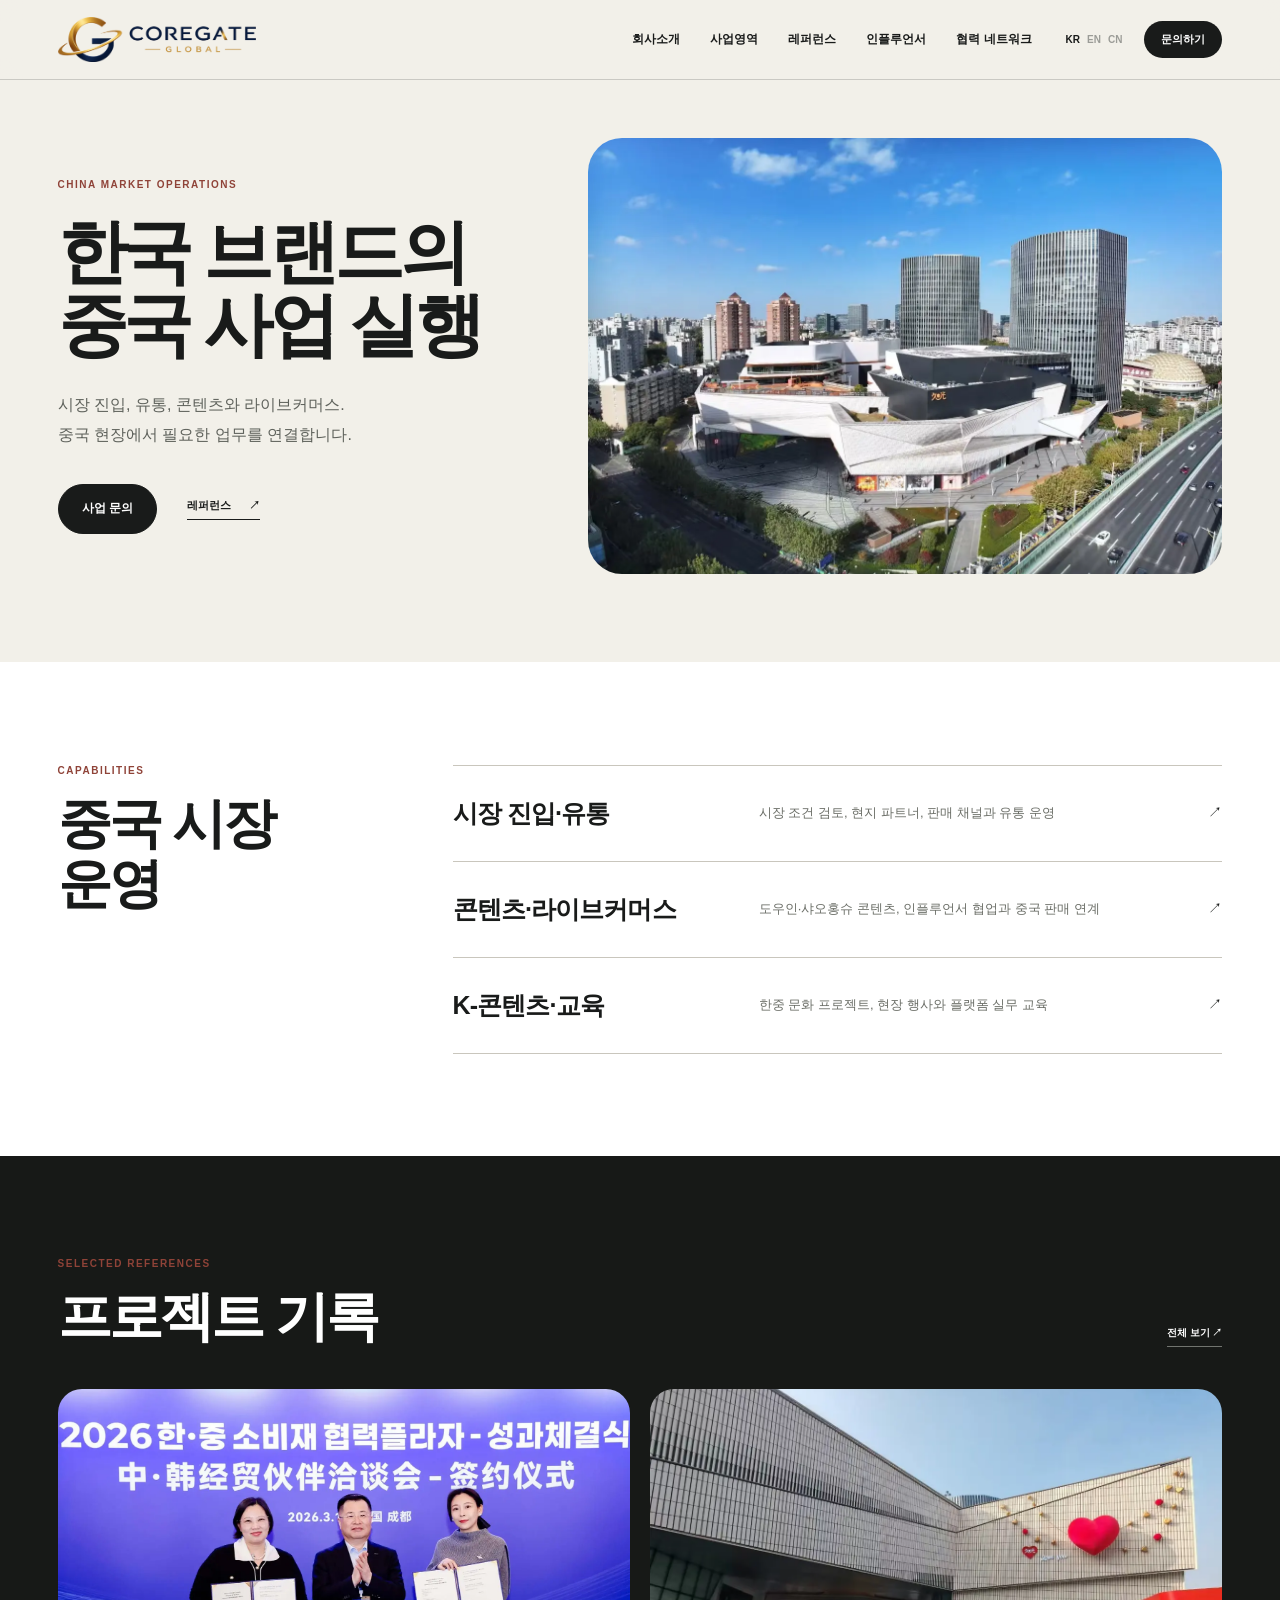
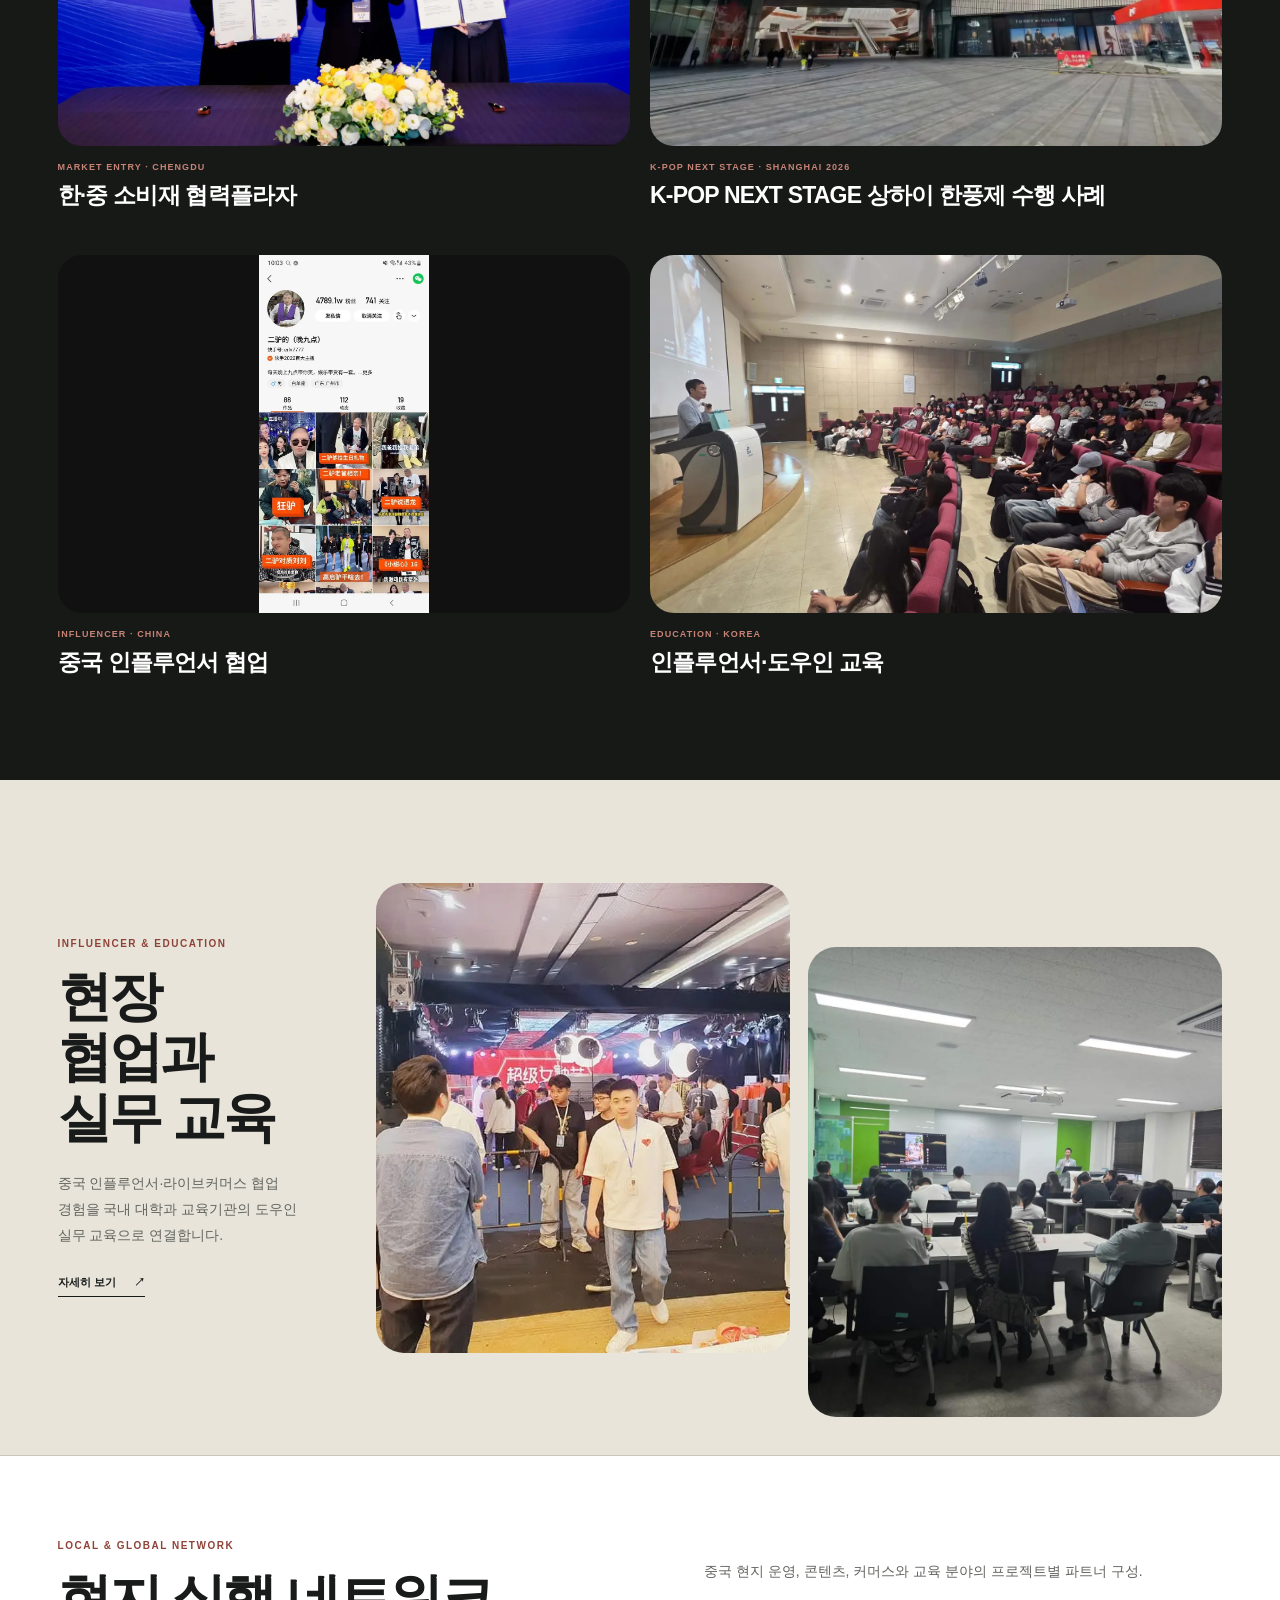
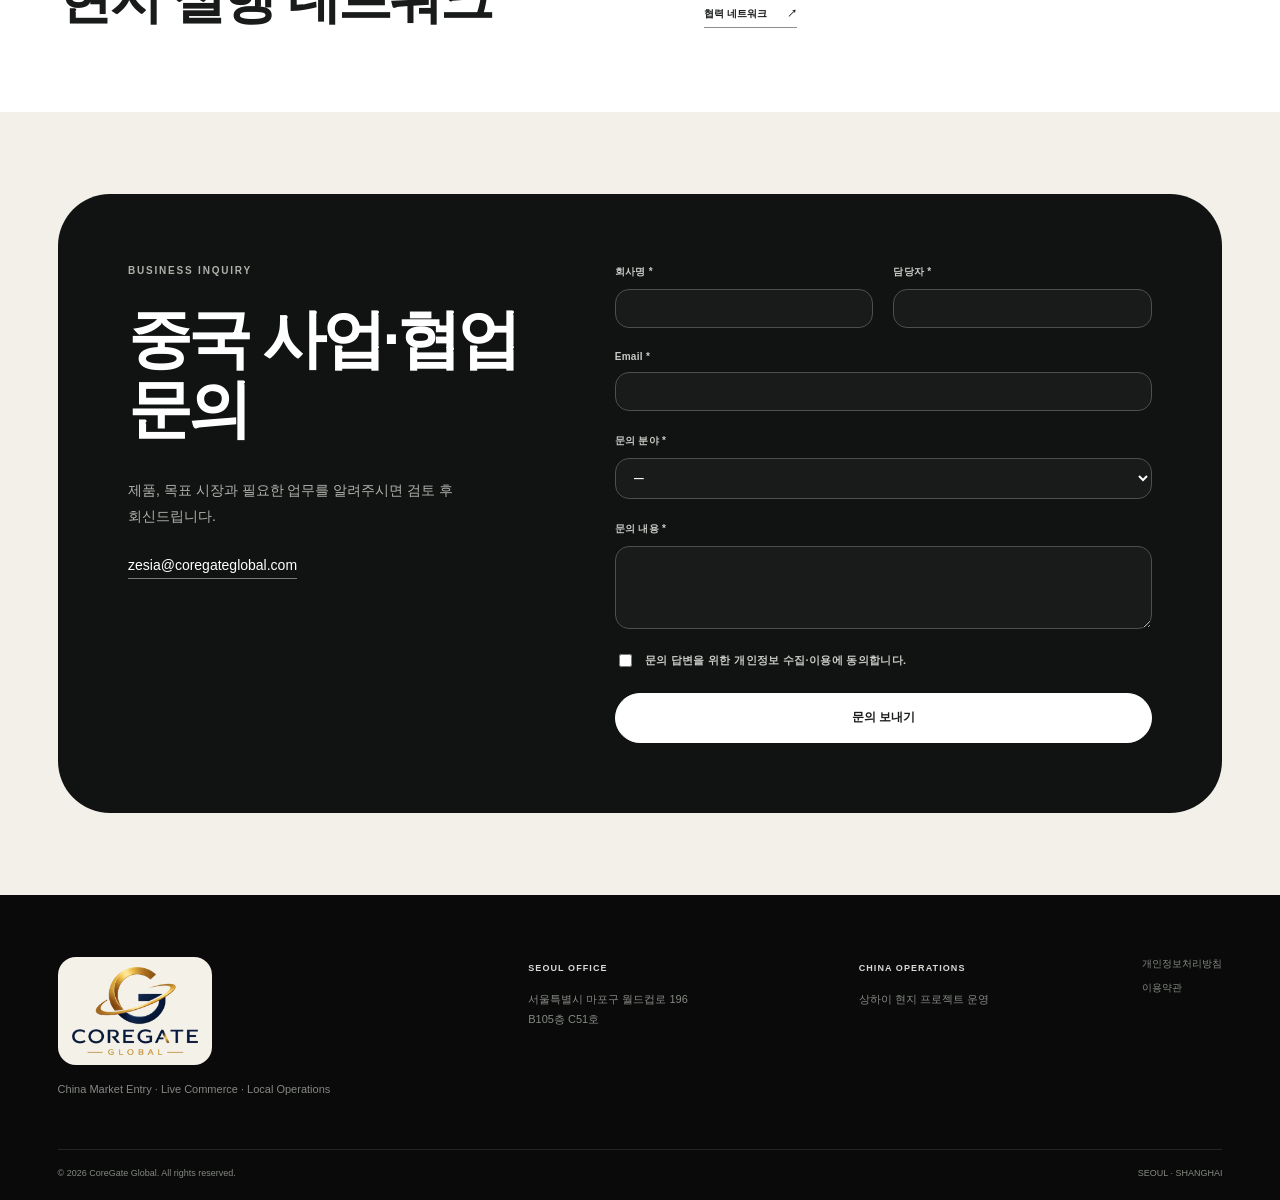
<file: index.html>
<!doctype html>
<html lang="ko">
<head>
  <meta charset="utf-8">
  <meta name="viewport" content="width=device-width,initial-scale=1">
  <meta name="description" content="CoreGate Global은 한국 브랜드의 중국 시장 진입, 현지 유통, 라이브커머스, 인플루언서 협업과 K-콘텐츠 프로젝트를 실행합니다.">
  <meta name="theme-color" content="#f4f2ec">
  <title>CoreGate Global | China Market Operations</title>
  <link rel="canonical" href="https://www.coregateglobal.com/">
  <meta property="og:title" content="CoreGate Global | 중국 시장 진입과 현지 운영">
  <meta property="og:description" content="한국 브랜드의 중국 시장 진입과 현지 운영을 연결합니다.">
  <meta property="og:type" content="website">
  <meta property="og:url" content="https://www.coregateglobal.com/">
  <meta property="og:image" content="https://www.coregateglobal.com/assets/media/jiuguang-aerial.webp">
  <link rel="icon" type="image/svg+xml" href="data:image/svg+xml,%3Csvg xmlns='http://www.w3.org/2000/svg' viewBox='0 0 64 64'%3E%3Crect width='64' height='64' rx='8' fill='%23191b1a'/%3E%3Cpath d='M43 20c-3-3-7-5-12-5-10 0-17 7-17 17s7 17 17 17c5 0 9-2 12-5V32H31' fill='none' stroke='%23f3f0e8' stroke-width='6'/%3E%3C/svg%3E">
  <link rel="stylesheet" href="assets/site.css">
  <link rel="stylesheet" href="assets/home-refined.css">
  <script type="application/ld+json">{"@context":"https://schema.org","@type":"Organization","name":"CoreGate Global","url":"https://www.coregateglobal.com/","logo":"https://www.coregateglobal.com/assets/media/coregate-global-logo.png","email":"zesia@coregateglobal.com","address":{"@type":"PostalAddress","streetAddress":"월드컵로 196 B105층 C51호","addressLocality":"마포구","addressRegion":"서울특별시","addressCountry":"KR"},"areaServed":["KR","CN"]}</script>
</head>
<body>
  <a class="skip" href="#content">본문 바로가기</a>
  <header class="site-header">
    <div class="shell nav-row">
      <a class="wordmark" href="#top" aria-label="CoreGate Global 홈"><img src="assets/media/coregate-global-logo-horizontal.png" alt="CoreGate Global"></a>
      <nav class="primary-nav" id="primary-nav" aria-label="주요 메뉴">
        <a href="about/"><span class="lang-ko">회사소개</span><span class="lang-en">About</span><span class="lang-zh">公司介绍</span></a>
        <a href="business/"><span class="lang-ko">사업영역</span><span class="lang-en">Capabilities</span><span class="lang-zh">业务领域</span></a>
        <a href="projects/"><span class="lang-ko">레퍼런스</span><span class="lang-en">References</span><span class="lang-zh">项目案例</span></a>
        <a href="influencer/"><span class="lang-ko">인플루언서</span><span class="lang-en">Influencer</span><span class="lang-zh">达人合作</span></a>
        <a href="network/"><span class="lang-ko">협력 네트워크</span><span class="lang-en">Network</span><span class="lang-zh">合作网络</span></a>
      </nav>
      <div class="nav-tools">
        <div class="language" aria-label="언어 선택"><button type="button" class="active" data-lang="ko">KR</button><button type="button" data-lang="en">EN</button><button type="button" data-lang="zh-CN">CN</button></div>
        <a class="nav-contact" href="#contact"><span class="lang-ko">문의하기</span><span class="lang-en">Contact</span><span class="lang-zh">联系</span></a>
        <button class="menu-toggle" type="button" aria-controls="primary-nav" aria-expanded="false" aria-label="메뉴 열기"><span></span><span></span></button>
      </div>
    </div>
  </header>

  <main id="content">
    <section class="home-hero" id="top">
      <div class="shell home-hero-grid">
        <div class="home-hero-copy">
          <p class="home-eyebrow">CHINA MARKET OPERATIONS</p>
          <h1><span class="lang-ko">한국 브랜드의<br>중국 사업 실행</span><span class="lang-en">China operations<br>for Korean brands.</span><span class="lang-zh">韩国品牌的<br>中国业务执行</span></h1>
          <p><span class="lang-ko">시장 진입, 유통, 콘텐츠와 라이브커머스.<br>중국 현장에서 필요한 업무를 연결합니다.</span><span class="lang-en">Market entry, distribution, content and live commerce.<br>Connected through local execution in China.</span><span class="lang-zh">市场进入、流通、内容与直播电商。<br>连接中国市场所需的实际执行。</span></p>
          <div class="home-actions"><a class="button button-dark" href="#contact"><span class="lang-ko">사업 문의</span><span class="lang-en">Contact</span><span class="lang-zh">业务咨询</span></a><a class="home-text-link" href="projects/"><span class="lang-ko">레퍼런스</span><span class="lang-en">References</span><span class="lang-zh">项目案例</span> ↗</a></div>
        </div>
        <figure class="home-hero-image"><img src="assets/media/jiuguang-aerial.webp" alt="상하이 현지 프로젝트 공간 전경" fetchpriority="high"></figure>
      </div>
    </section>

    <section class="home-section home-services">
      <div class="shell home-section-grid">
        <div class="home-section-title"><p>CAPABILITIES</p><h2><span class="lang-ko">중국 시장 운영</span><span class="lang-en">China Market Operations</span><span class="lang-zh">中国市场运营</span></h2></div>
        <div class="home-service-list">
          <a href="business/"><h3><span class="lang-ko">시장 진입·유통</span><span class="lang-en">Market Entry &amp; Distribution</span><span class="lang-zh">市场进入与流通</span></h3><p><span class="lang-ko">시장 조건 검토, 현지 파트너, 판매 채널과 유통 운영</span><span class="lang-en">Market review, local partners, sales channels and distribution</span><span class="lang-zh">市场评估、本地伙伴、销售渠道与流通运营</span></p><span>↗</span></a>
          <a href="business/"><h3><span class="lang-ko">콘텐츠·라이브커머스</span><span class="lang-en">Content &amp; Live Commerce</span><span class="lang-zh">内容与直播电商</span></h3><p><span class="lang-ko">도우인·샤오홍슈 콘텐츠, 인플루언서 협업과 중국 판매 연계</span><span class="lang-en">China-platform content, influencer collaboration and sales</span><span class="lang-zh">中国平台内容、达人合作与销售衔接</span></p><span>↗</span></a>
          <a href="business/"><h3><span class="lang-ko">K-콘텐츠·교육</span><span class="lang-en">K-Content &amp; Education</span><span class="lang-zh">K-内容与教育</span></h3><p><span class="lang-ko">한중 문화 프로젝트, 현장 행사와 플랫폼 실무 교육</span><span class="lang-en">Korea–China programs, events and platform education</span><span class="lang-zh">中韩文化项目、现场活动与平台实务教育</span></p><span>↗</span></a>
        </div>
      </div>
    </section>

    <section class="home-section home-references">
      <div class="shell">
        <div class="home-reference-head"><div><p>SELECTED REFERENCES</p><h2><span class="lang-ko">프로젝트 기록</span><span class="lang-en">Selected Work</span><span class="lang-zh">项目记录</span></h2></div><a href="projects/"><span class="lang-ko">전체 보기</span><span class="lang-en">View All</span><span class="lang-zh">查看全部</span> ↗</a></div>
        <div class="home-case-grid">
          <a class="home-case" href="projects/kotra-consumer-goods-plaza.html"><figure><img src="assets/media/kotra-china-entry-2026.webp" alt="KOTRA 한중 소비재 협력플라자 현장" loading="lazy"></figure><p>MARKET ENTRY · CHENGDU</p><h3><span class="lang-ko">한·중 소비재 협력플라자</span><span class="lang-en">Korea–China Consumer Goods Plaza</span><span class="lang-zh">中韩消费品合作广场</span></h3></a>
          <a class="home-case" href="projects/shanghai-kcontent-event.html"><figure><img src="assets/media/jiuguang-plaza.webp" alt="2026 K-POP NEXT STAGE 상하이 한풍제 개최 장소 기록" loading="lazy"></figure><p>K-POP NEXT STAGE · SHANGHAI 2026</p><h3><span class="lang-ko">K-POP NEXT STAGE 상하이 한풍제 수행 사례</span><span class="lang-en">K-POP NEXT STAGE Shanghai Case Study</span><span class="lang-zh">K-POP NEXT STAGE 上海活动案例</span></h3></a>
          <a class="home-case" href="projects/china-influencer-collaboration.html"><figure class="contain"><img src="assets/media/china-influencer-channel.webp" alt="중국 인플루언서 채널 협업 기록" loading="lazy"></figure><p>INFLUENCER · CHINA</p><h3><span class="lang-ko">중국 인플루언서 협업</span><span class="lang-en">China Influencer Collaboration</span><span class="lang-zh">中国达人合作</span></h3></a>
          <a class="home-case" href="projects/influencer-douyin-education.html"><figure><img src="assets/media/creator-education-auditorium.webp" alt="국내 도우인 실무 교육 현장" loading="lazy"></figure><p>EDUCATION · KOREA</p><h3><span class="lang-ko">인플루언서·도우인 교육</span><span class="lang-en">Influencer &amp; Douyin Education</span><span class="lang-zh">达人与抖音教育</span></h3></a>
        </div>
      </div>
    </section>

    <section class="home-section home-practice">
      <div class="shell home-practice-grid">
        <div class="home-practice-copy"><p>INFLUENCER &amp; EDUCATION</p><h2><span class="lang-ko">현장 협업과<br>실무 교육</span><span class="lang-en">Field collaboration<br>and education.</span><span class="lang-zh">现场合作与<br>实务教育</span></h2><p><span class="lang-ko">중국 인플루언서·라이브커머스 협업 경험을 국내 대학과 교육기관의 도우인 실무 교육으로 연결합니다.</span><span class="lang-en">China influencer and live-commerce experience translated into practical education in Korea.</span><span class="lang-zh">将中国达人与直播电商合作经验转化为韩国实务教育。</span></p><a class="home-text-link" href="influencer/"><span class="lang-ko">자세히 보기</span><span class="lang-en">Learn More</span><span class="lang-zh">了解更多</span> ↗</a></div>
        <figure><img src="assets/media/china-influencer-studio.webp" alt="중국 인플루언서 라이브커머스 협업 현장" loading="lazy"></figure>
        <figure><img src="assets/media/creator-education-classroom.webp" alt="국내 중국 콘텐츠 실무 교육 현장" loading="lazy"></figure>
      </div>
    </section>

    <section class="home-network">
      <div class="shell home-network-grid"><div><p>LOCAL &amp; GLOBAL NETWORK</p><h2><span class="lang-ko">현지 실행 네트워크</span><span class="lang-en">Local Execution Network</span><span class="lang-zh">本地执行网络</span></h2></div><div><p><span class="lang-ko">중국 현지 운영, 콘텐츠, 커머스와 교육 분야의 프로젝트별 파트너 구성.</span><span class="lang-en">Project-based partners across local operations, content, commerce and education.</span><span class="lang-zh">涵盖本地运营、内容、商业及教育的项目型伙伴网络。</span></p><a href="network/"><span class="lang-ko">협력 네트워크</span><span class="lang-en">View Network</span><span class="lang-zh">查看合作网络</span> ↗</a></div></div>
    </section>

    <section class="section contact" id="contact">
      <div class="shell contact-grid">
        <div class="contact-copy"><p class="overline">BUSINESS INQUIRY</p><h2><span class="lang-ko">중국 사업·협업 문의</span><span class="lang-en">China Business Inquiry</span><span class="lang-zh">中国业务合作咨询</span></h2><p><span class="lang-ko">제품, 목표 시장과 필요한 업무를 알려주시면 검토 후 회신드립니다.</span><span class="lang-en">Share your product, target market and required scope.</span><span class="lang-zh">请告知产品、目标市场及所需业务。</span></p><a href="mailto:zesia@coregateglobal.com">zesia@coregateglobal.com</a></div>
        <form class="inquiry-form" action="https://formsubmit.co/zesia@coregateglobal.com" method="POST">
          <input type="hidden" name="_subject" value="[CoreGate Global] Business Inquiry"><input type="hidden" name="_template" value="table"><input type="text" name="_honey" tabindex="-1" autocomplete="off" class="honey" aria-hidden="true">
          <label><span class="lang-ko">회사명 *</span><span class="lang-en">Company *</span><span class="lang-zh">公司名称 *</span><input name="company" required autocomplete="organization"></label>
          <label><span class="lang-ko">담당자 *</span><span class="lang-en">Contact name *</span><span class="lang-zh">负责人 *</span><input name="name" required autocomplete="name"></label>
          <label class="full"><span>Email *</span><input type="email" name="email" required autocomplete="email"></label>
          <label class="full"><span class="lang-ko">문의 분야 *</span><span class="lang-en">Inquiry type *</span><span class="lang-zh">咨询领域 *</span><select name="interest" required><option value="">—</option><option>China Market Entry</option><option>Live Commerce / China Sales</option><option>Influencer Collaboration</option><option>Douyin / Influencer Education</option><option>K-Content Project</option><option>Partnership</option><option>Other</option></select></label>
          <label class="full"><span class="lang-ko">문의 내용 *</span><span class="lang-en">Message *</span><span class="lang-zh">咨询内容 *</span><textarea name="message" required rows="5"></textarea></label>
          <label class="consent full"><input type="checkbox" name="privacy_consent" value="Agreed" required><span><span class="lang-ko">문의 답변을 위한 개인정보 수집·이용에 동의합니다.</span><span class="lang-en">I consent to the use of my information for this inquiry.</span><span class="lang-zh">我同意为回复本次咨询而收集及使用个人信息。</span></span></label>
          <button class="button button-light full" type="submit"><span class="lang-ko">문의 보내기</span><span class="lang-en">Send Inquiry</span><span class="lang-zh">发送咨询</span></button>
        </form>
      </div>
    </section>
  </main>

  <footer class="site-footer">
    <div class="shell footer-grid"><div class="footer-brand"><img src="assets/media/coregate-global-logo.png" alt="CoreGate Global"><p>China Market Entry · Live Commerce · Local Operations</p></div><div><strong>SEOUL OFFICE</strong><p><span class="lang-ko">서울특별시 마포구 월드컵로 196<br>B105층 C51호</span><span class="lang-en">B105-C51, 196 World Cup-ro,<br>Mapo-gu, Seoul, Korea</span><span class="lang-zh">韩国首尔特别市麻浦区世界杯路196<br>B105层 C51号</span></p></div><div><strong>CHINA OPERATIONS</strong><p><span class="lang-ko">상하이 현지 프로젝트 운영</span><span class="lang-en">Shanghai project operations</span><span class="lang-zh">上海本地项目运营</span></p></div><div class="footer-links"><a href="privacy.html"><span class="lang-ko">개인정보처리방침</span><span class="lang-en">Privacy</span><span class="lang-zh">隐私政策</span></a><a href="terms.html"><span class="lang-ko">이용약관</span><span class="lang-en">Terms</span><span class="lang-zh">使用条款</span></a></div></div>
    <div class="shell footer-bottom"><span>© 2026 CoreGate Global. All rights reserved.</span><span>SEOUL · SHANGHAI</span></div>
  </footer>
  <script src="assets/site.js"></script>
</body>
</html>
</file>
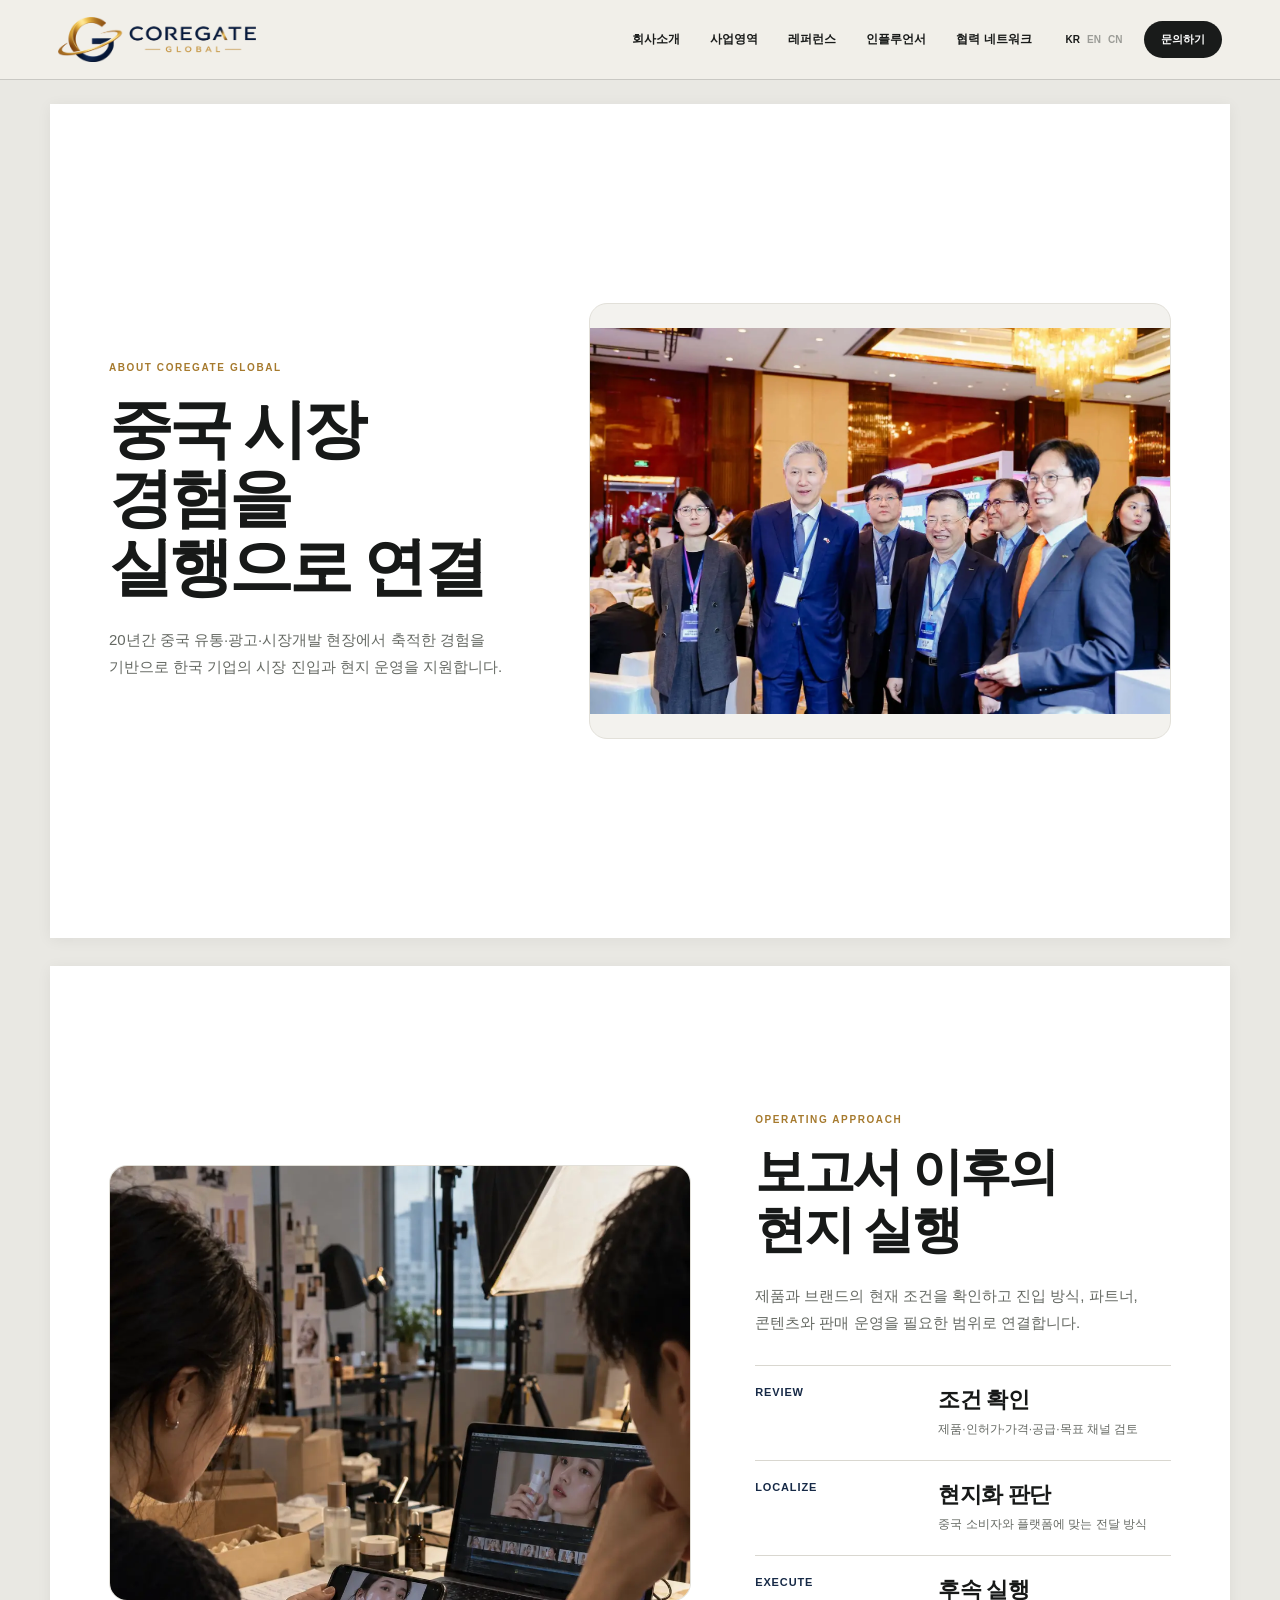
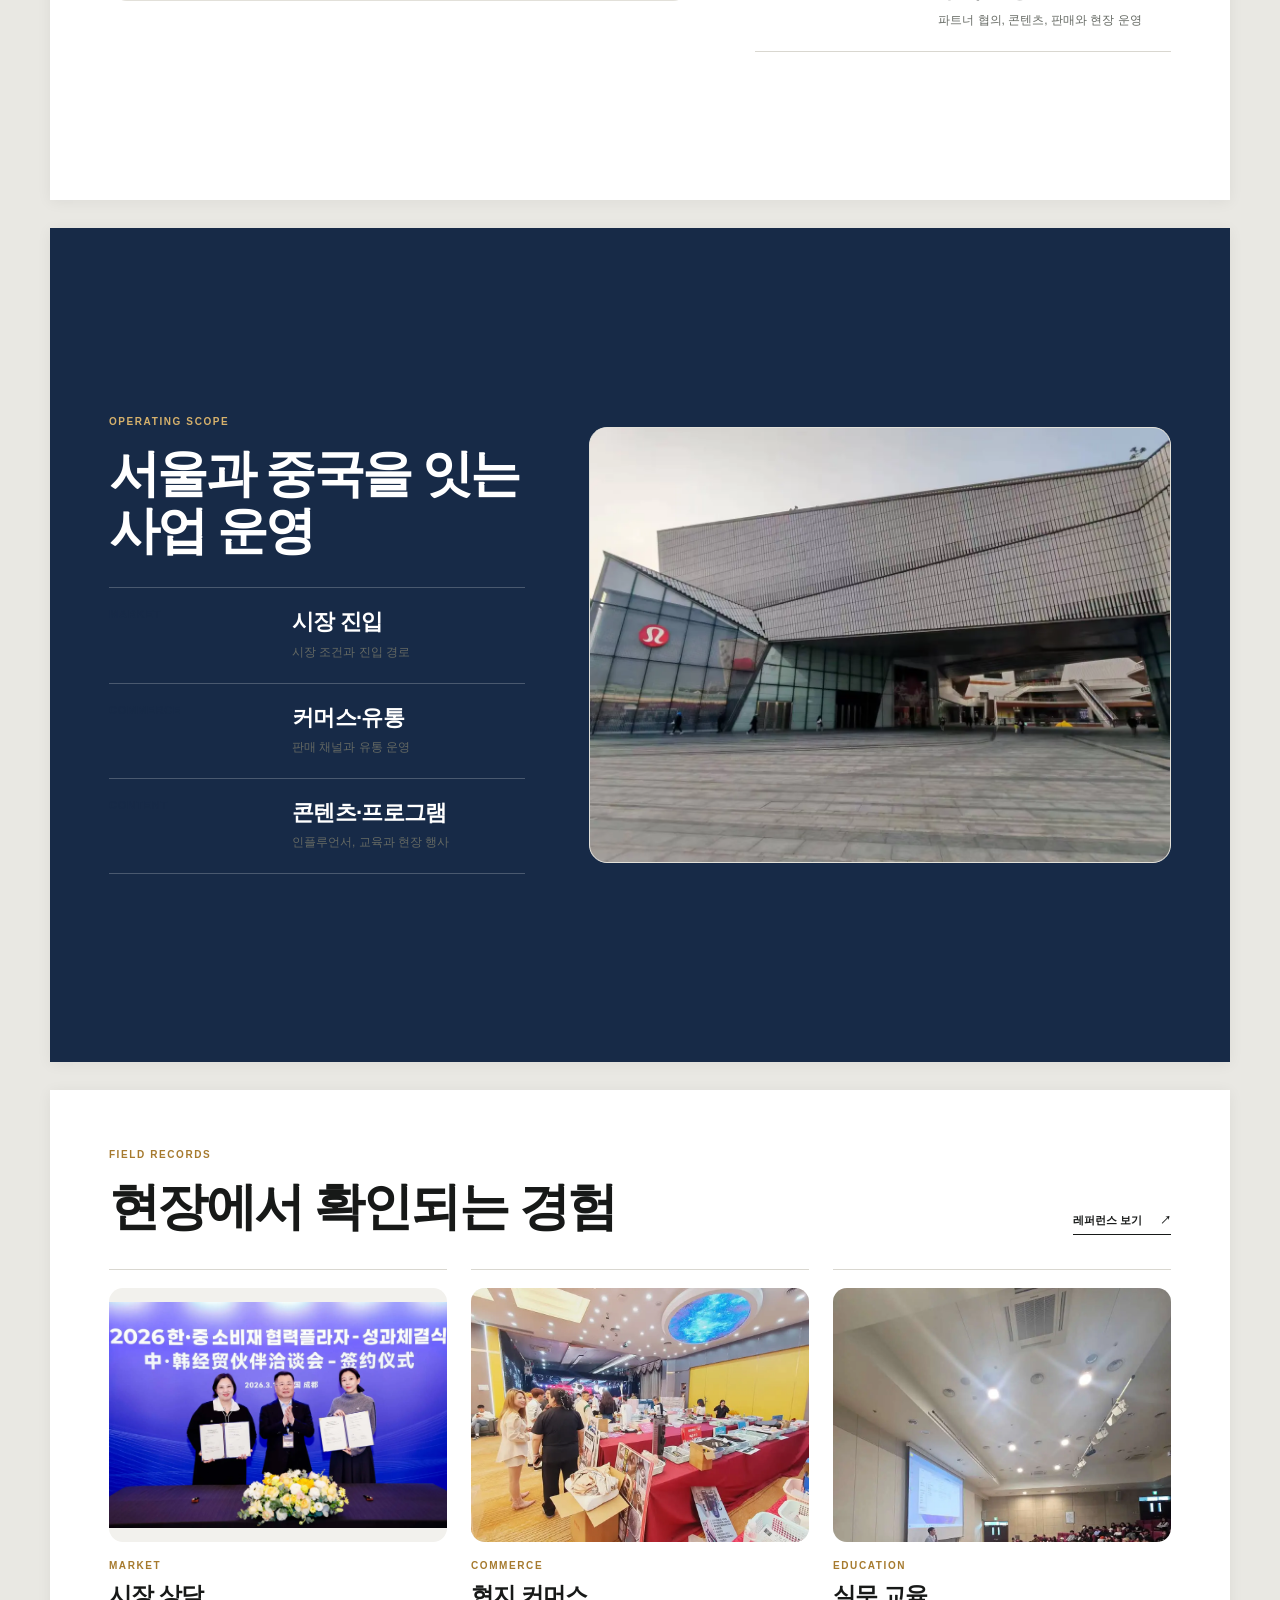
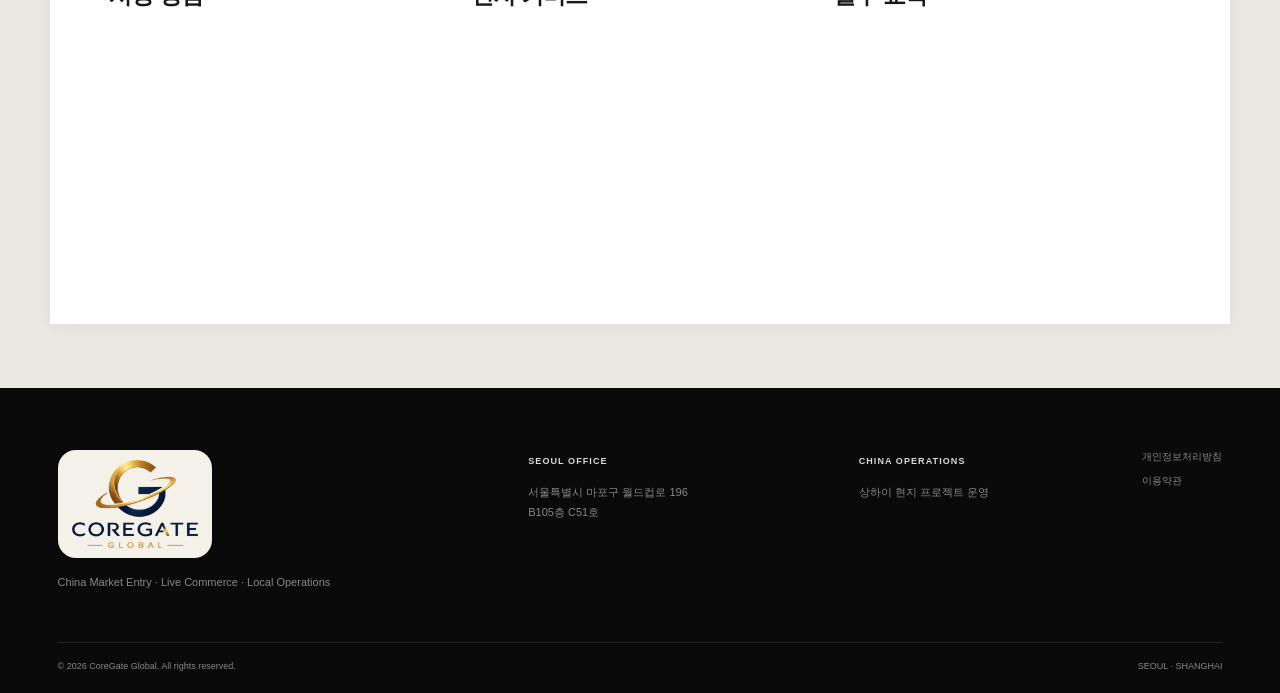
<file: about/index.html>
<!doctype html><html lang="ko"><head><meta charset="utf-8"><meta name="viewport" content="width=device-width,initial-scale=1"><meta name="description" content="20년 중국 시장 경험을 바탕으로 시장 진입, 유통, 콘텐츠와 현지 운영을 연결하는 CoreGate Global을 소개합니다."><meta name="theme-color" content="#e9e8e3"><title>회사소개 | CoreGate Global</title><link rel="canonical" href="https://www.coregateglobal.com/about/"><meta property="og:title" content="회사소개 | CoreGate Global"><meta property="og:description" content="중국 시장을 이해하고 한국 브랜드의 다음 실행을 연결합니다."><meta property="og:type" content="website"><meta property="og:url" content="https://www.coregateglobal.com/about/"><meta property="og:image" content="https://www.coregateglobal.com/assets/media/kotra-chengdu-delegation.webp"><link rel="stylesheet" href="../assets/site.css"><link rel="stylesheet" href="../assets/a4-system.css"></head><body>
<a class="skip" href="#content">본문 바로가기</a><header class="site-header"><div class="shell nav-row"><a class="wordmark" href="../index.html" aria-label="CoreGate Global 홈"><img src="../assets/media/coregate-global-logo-horizontal.png" alt="CoreGate Global"></a><nav class="primary-nav" id="primary-nav" aria-label="주요 메뉴"><a href="./" aria-current="page"><span class="lang-ko">회사소개</span><span class="lang-en">About</span><span class="lang-zh">公司介绍</span></a><a href="../business/"><span class="lang-ko">사업영역</span><span class="lang-en">Capabilities</span><span class="lang-zh">业务领域</span></a><a href="../projects/"><span class="lang-ko">레퍼런스</span><span class="lang-en">References</span><span class="lang-zh">项目案例</span></a><a href="../influencer/"><span class="lang-ko">인플루언서</span><span class="lang-en">Influencer</span><span class="lang-zh">达人合作</span></a><a href="../network/"><span class="lang-ko">협력 네트워크</span><span class="lang-en">Network</span><span class="lang-zh">合作网络</span></a></nav><div class="nav-tools"><div class="language" aria-label="언어 선택"><button type="button" class="active" data-lang="ko">KR</button><button type="button" data-lang="en">EN</button><button type="button" data-lang="zh-CN">CN</button></div><a class="nav-contact" href="../index.html#contact"><span class="lang-ko">문의하기</span><span class="lang-en">Contact</span><span class="lang-zh">联系</span></a><button class="menu-toggle" type="button" aria-controls="primary-nav" aria-expanded="false" aria-label="메뉴 열기"><span></span><span></span></button></div></div></header>
<main id="content" class="cg-main">
  <section class="cg-sheet"><div class="cg-sheet-inner cg-sheet-split"><div class="cg-copy"><p class="cg-kicker">ABOUT COREGATE GLOBAL</p><h1><span class="lang-ko">중국 시장 경험을<br>실행으로 연결</span><span class="lang-en">China experience.<br>Built for execution.</span><span class="lang-zh">将中国市场经验<br>转化为执行</span></h1><p><span class="lang-ko">20년간 중국 유통·광고·시장개발 현장에서 축적한 경험을 기반으로 한국 기업의 시장 진입과 현지 운영을 지원합니다.</span><span class="lang-en">Built on 20 years across China distribution, advertising and market development.</span><span class="lang-zh">依托20年中国流通、广告及市场开发经验，支持韩国企业进入市场并开展本地运营。</span></p></div><figure class="cg-media"><img src="../assets/media/kotra-chengdu-delegation.webp" alt="중국 현지 비즈니스 협력 현장"></figure></div></section>
  <section class="cg-sheet"><div class="cg-sheet-inner cg-sheet-split reverse"><div class="cg-copy"><p class="cg-kicker">OPERATING APPROACH</p><h2><span class="lang-ko">보고서 이후의<br>현지 실행</span><span class="lang-en">Beyond reports.<br>Into operations.</span><span class="lang-zh">超越报告，<br>进入本地执行</span></h2><p><span class="lang-ko">제품과 브랜드의 현재 조건을 확인하고 진입 방식, 파트너, 콘텐츠와 판매 운영을 필요한 범위로 연결합니다.</span><span class="lang-en">We connect readiness, entry routes, partners, content and commerce into a practical operating scope.</span><span class="lang-zh">确认产品与品牌现状，并将进入路径、伙伴、内容与销售运营连接为可执行范围。</span></p><div class="cg-list"><article><strong>REVIEW</strong><div><h3><span class="lang-ko">조건 확인</span><span class="lang-en">Readiness</span><span class="lang-zh">条件确认</span></h3><p><span class="lang-ko">제품·인허가·가격·공급·목표 채널 검토</span><span class="lang-en">Product, compliance, pricing, supply and channels</span><span class="lang-zh">产品、许可、价格、供应与目标渠道</span></p></div></article><article><strong>LOCALIZE</strong><div><h3><span class="lang-ko">현지화 판단</span><span class="lang-en">Local Fit</span><span class="lang-zh">本地化判断</span></h3><p><span class="lang-ko">중국 소비자와 플랫폼에 맞는 전달 방식</span><span class="lang-en">Market messages suited to Chinese consumers and platforms</span><span class="lang-zh">适应中国消费者与平台的传播方式</span></p></div></article><article><strong>EXECUTE</strong><div><h3><span class="lang-ko">후속 실행</span><span class="lang-en">Follow Through</span><span class="lang-zh">后续执行</span></h3><p><span class="lang-ko">파트너 협의, 콘텐츠, 판매와 현장 운영</span><span class="lang-en">Partner coordination, content, sales and field work</span><span class="lang-zh">伙伴洽谈、内容、销售与现场运营</span></p></div></article></div></div><figure class="cg-media"><img src="../assets/media/china-commerce-field.webp" alt="중국 현지 커머스 운영 업무 현장" loading="lazy"></figure></div></section>
  <section class="cg-sheet cg-dark"><div class="cg-sheet-inner cg-sheet-split"><div class="cg-copy"><p class="cg-kicker">OPERATING SCOPE</p><h2><span class="lang-ko">서울과 중국을 잇는<br>사업 운영</span><span class="lang-en">Connected operations<br>across Korea and China.</span><span class="lang-zh">连接韩国与中国的<br>业务运营</span></h2><div class="cg-list"><article><strong>MARKET</strong><div><h3><span class="lang-ko">시장 진입</span><span class="lang-en">Market Entry</span><span class="lang-zh">市场进入</span></h3><p><span class="lang-ko">시장 조건과 진입 경로</span><span class="lang-en">Market conditions and entry routes</span><span class="lang-zh">市场条件与进入路径</span></p></div></article><article><strong>COMMERCE</strong><div><h3><span class="lang-ko">커머스·유통</span><span class="lang-en">Commerce</span><span class="lang-zh">商业流通</span></h3><p><span class="lang-ko">판매 채널과 유통 운영</span><span class="lang-en">Sales channels and distribution</span><span class="lang-zh">销售渠道与流通运营</span></p></div></article><article><strong>CONTENT</strong><div><h3><span class="lang-ko">콘텐츠·프로그램</span><span class="lang-en">Content &amp; Programs</span><span class="lang-zh">内容与项目</span></h3><p><span class="lang-ko">인플루언서, 교육과 현장 행사</span><span class="lang-en">Influencers, education and events</span><span class="lang-zh">达人、教育与现场活动</span></p></div></article></div></div><figure class="cg-media"><img src="../assets/media/jiuguang-facade.webp" alt="중국 상하이 현지 프로젝트 공간" loading="lazy"></figure></div></section>
  <section class="cg-sheet"><div class="cg-sheet-inner"><div class="cg-section-head"><div><p class="cg-kicker">FIELD RECORDS</p><h2><span class="lang-ko">현장에서 확인되는 경험</span><span class="lang-en">Experience in the field.</span><span class="lang-zh">现场经验</span></h2></div><a class="cg-link" href="../projects/"><span class="lang-ko">레퍼런스 보기</span><span class="lang-en">View References</span><span class="lang-zh">查看案例</span> ↗</a></div><div class="cg-grid-3"><article class="cg-card"><figure><img src="../assets/media/kotra-china-entry-2026.webp" alt="중국 시장 상담과 비즈니스 협의 현장" loading="lazy"></figure><p class="cg-kicker">MARKET</p><h3><span class="lang-ko">시장 상담</span><span class="lang-en">Market Consultation</span><span class="lang-zh">市场咨询</span></h3></article><article class="cg-card"><figure><img src="../assets/media/china-live-product-selection.webp" alt="중국 라이브커머스 제품 검토 현장" loading="lazy"></figure><p class="cg-kicker">COMMERCE</p><h3><span class="lang-ko">현지 커머스</span><span class="lang-en">Local Commerce</span><span class="lang-zh">本地商业</span></h3></article><article class="cg-card"><figure><img src="../assets/media/creator-education-lecture.webp" alt="국내 도우인 실무 교육 현장" loading="lazy"></figure><p class="cg-kicker">EDUCATION</p><h3><span class="lang-ko">실무 교육</span><span class="lang-en">Practical Education</span><span class="lang-zh">实务教育</span></h3></article></div></div></section>
</main>
<footer class="site-footer"><div class="shell footer-grid"><div class="footer-brand"><img src="../assets/media/coregate-global-logo.png" alt="CoreGate Global"><p>China Market Entry · Live Commerce · Local Operations</p></div><div><strong>SEOUL OFFICE</strong><p><span class="lang-ko">서울특별시 마포구 월드컵로 196<br>B105층 C51호</span><span class="lang-en">B105-C51, 196 World Cup-ro,<br>Mapo-gu, Seoul, Korea</span><span class="lang-zh">韩国首尔特别市麻浦区世界杯路196<br>B105层 C51号</span></p></div><div><strong>CHINA OPERATIONS</strong><p><span class="lang-ko">상하이 현지 프로젝트 운영</span><span class="lang-en">Shanghai project operations</span><span class="lang-zh">上海本地项目运营</span></p></div><div class="footer-links"><a href="../privacy.html"><span class="lang-ko">개인정보처리방침</span><span class="lang-en">Privacy</span><span class="lang-zh">隐私政策</span></a><a href="../terms.html"><span class="lang-ko">이용약관</span><span class="lang-en">Terms</span><span class="lang-zh">使用条款</span></a></div></div><div class="shell footer-bottom"><span>© 2026 CoreGate Global. All rights reserved.</span><span>SEOUL · SHANGHAI</span></div></footer><script src="../assets/site.js"></script></body></html>
</file>
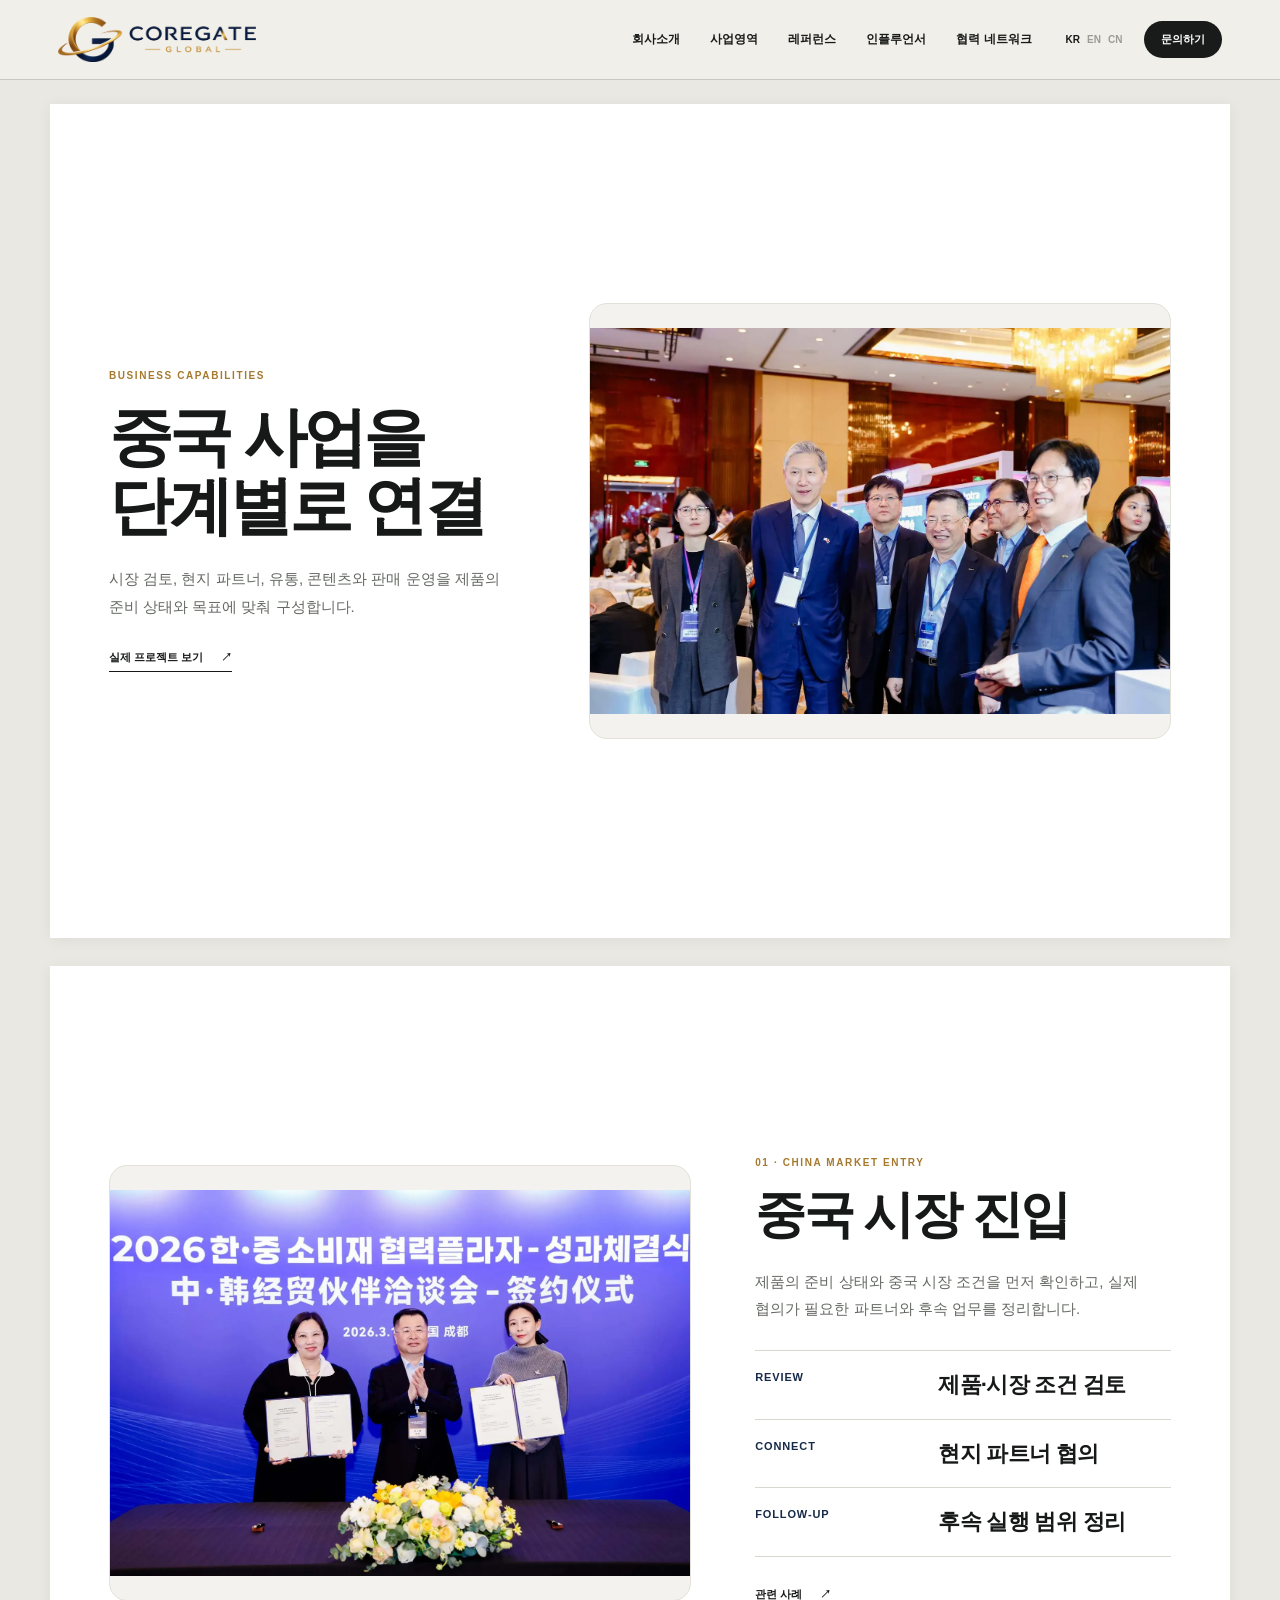
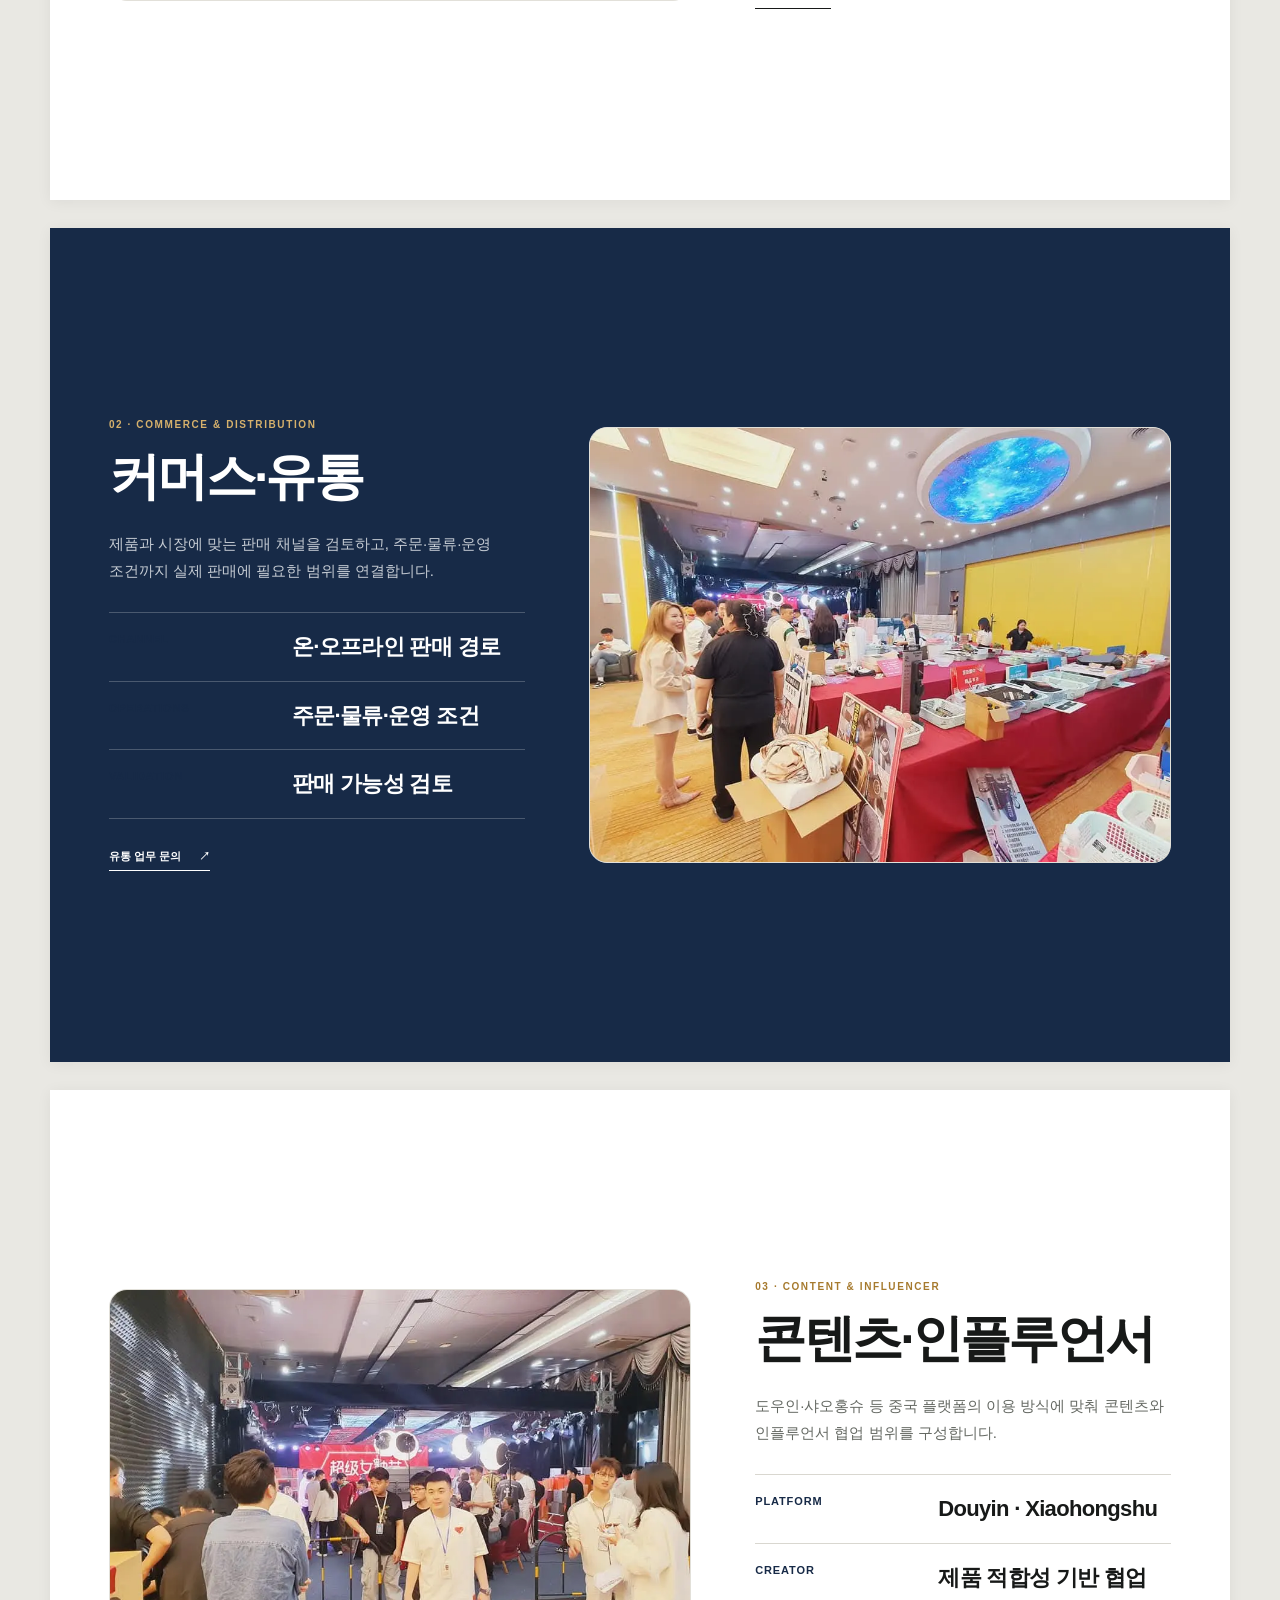
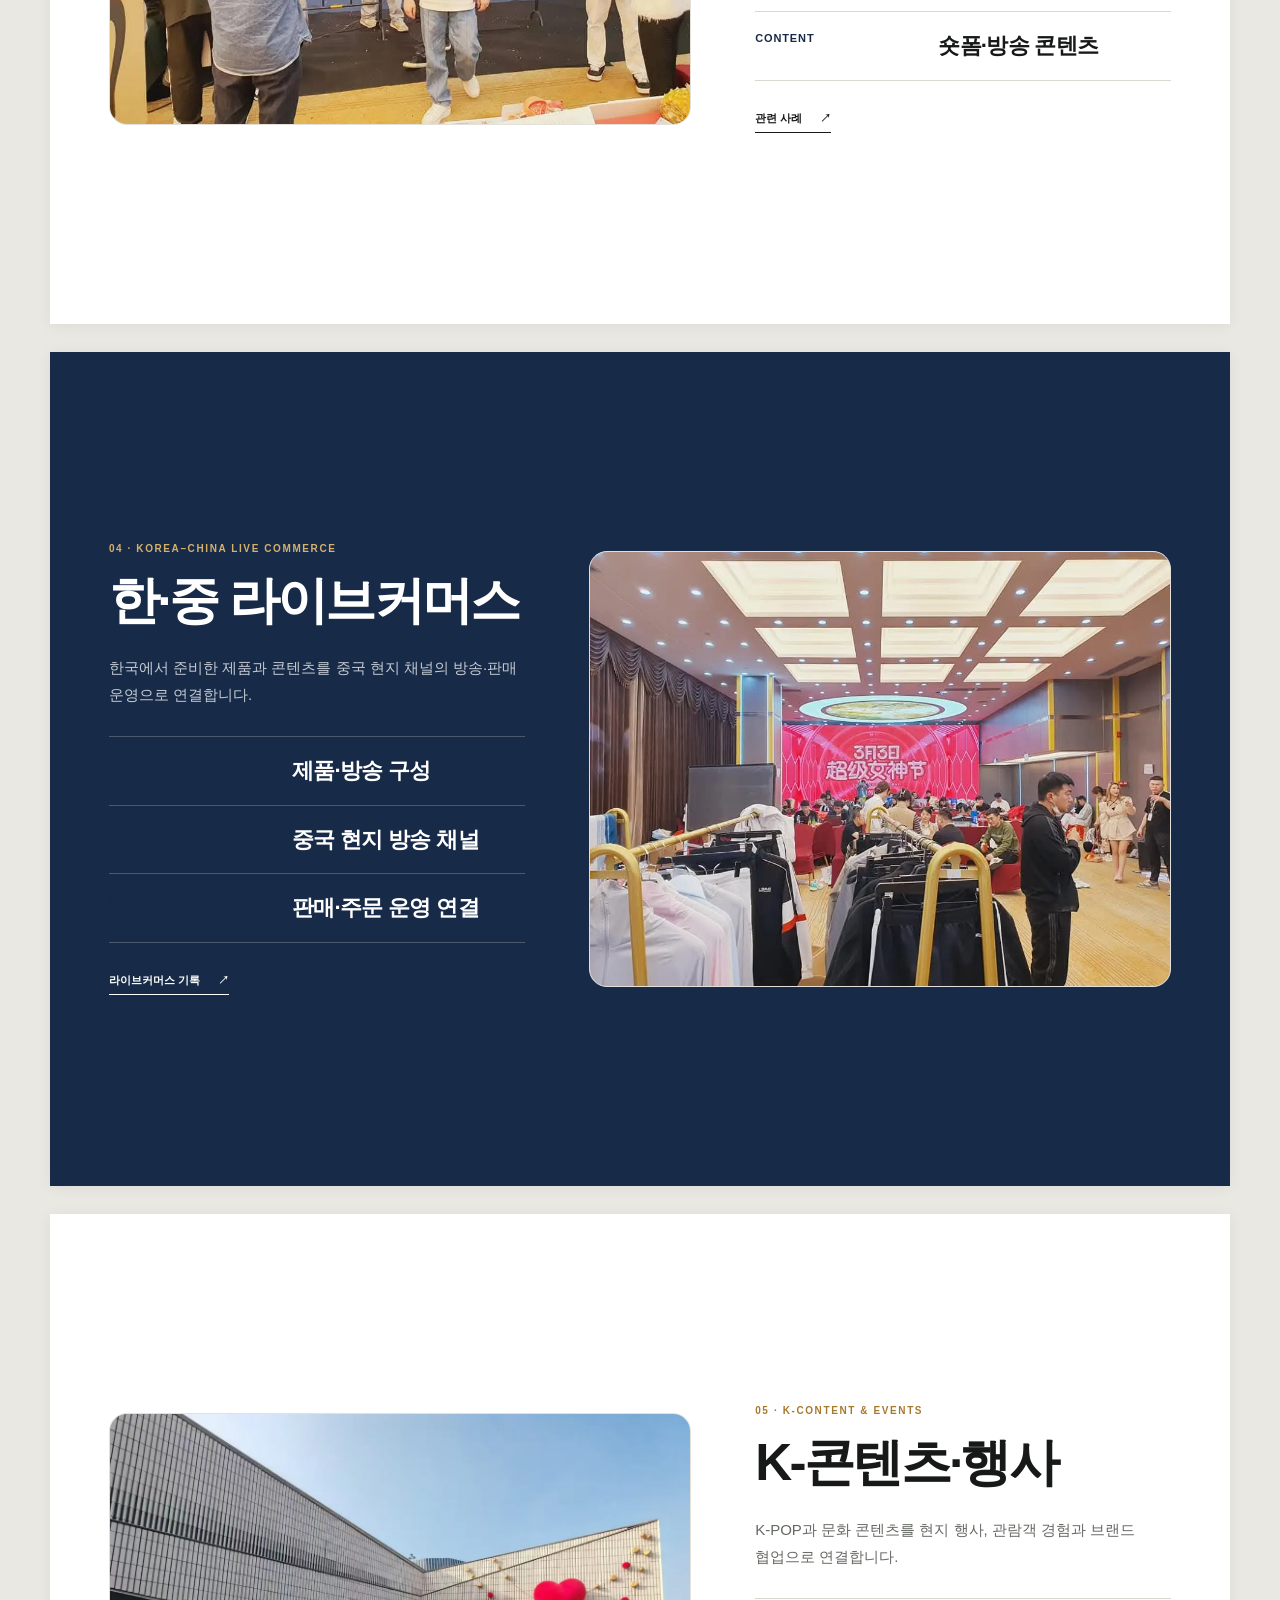
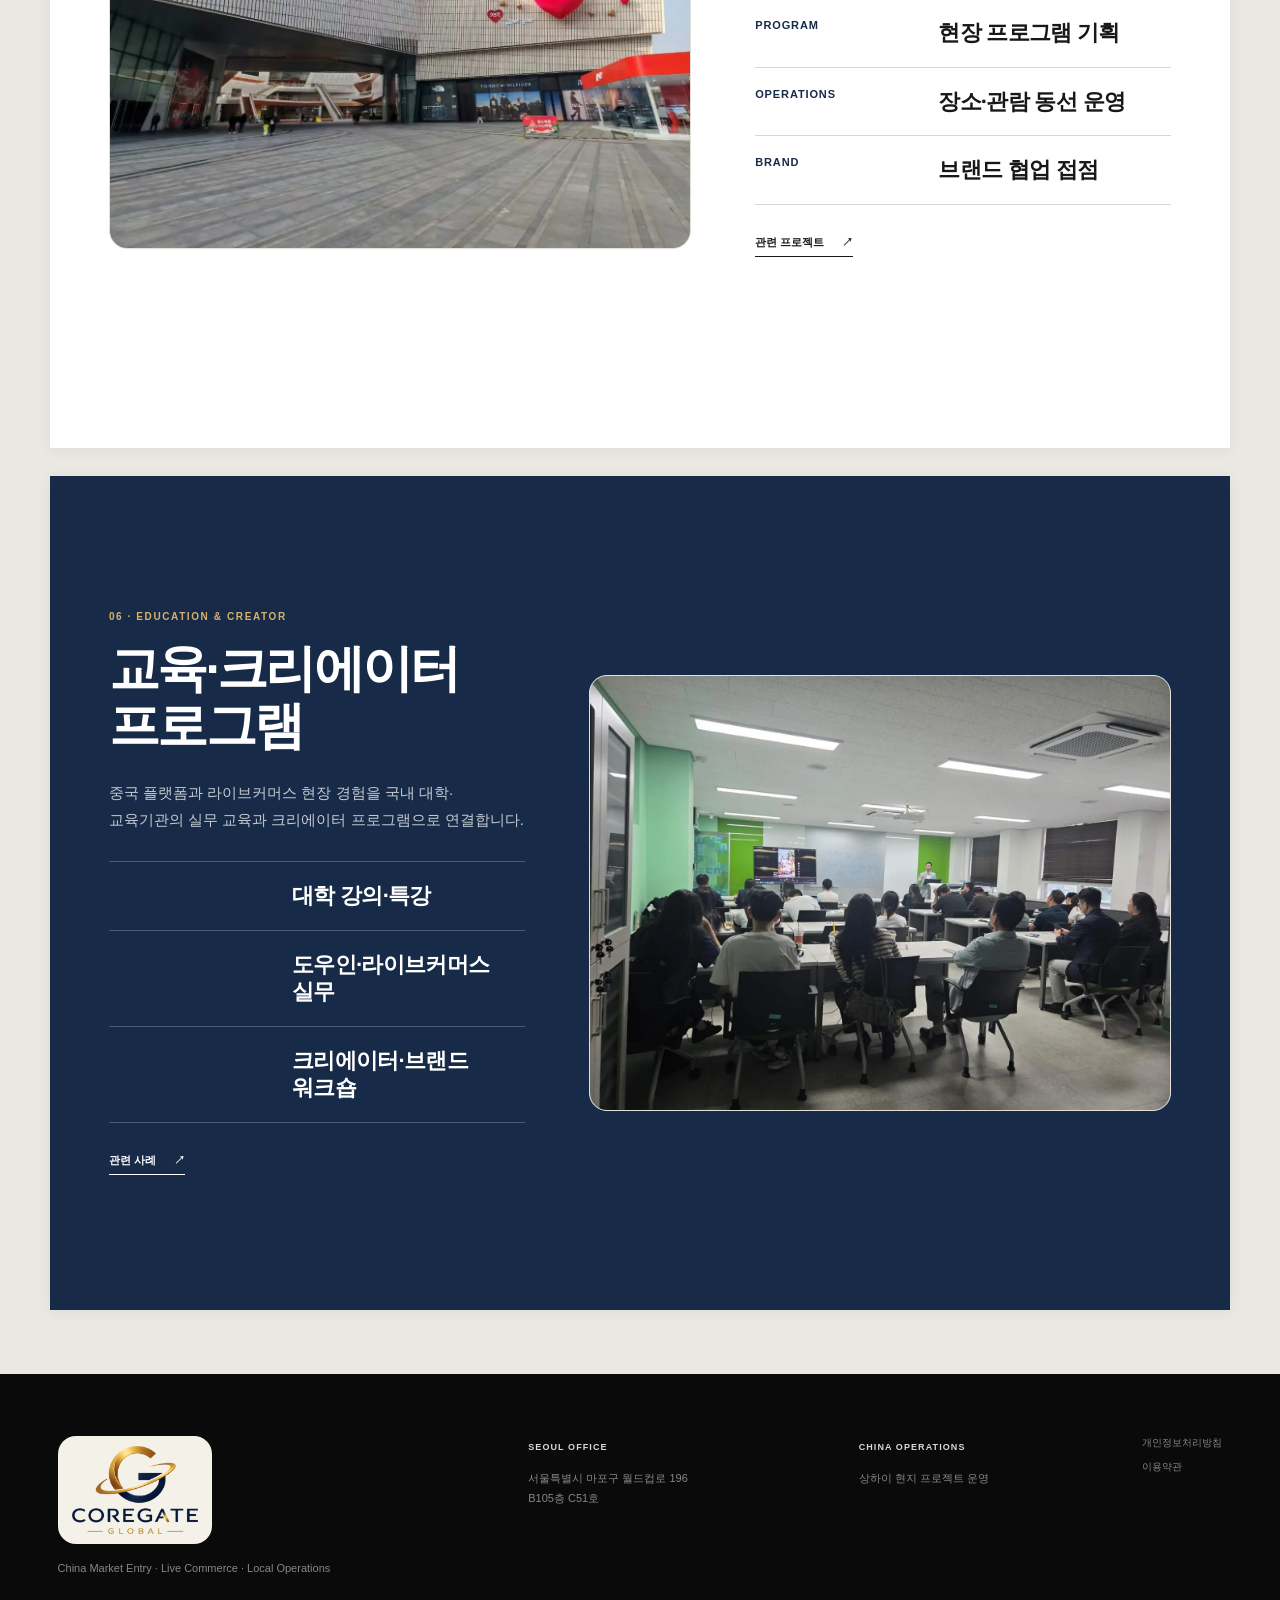
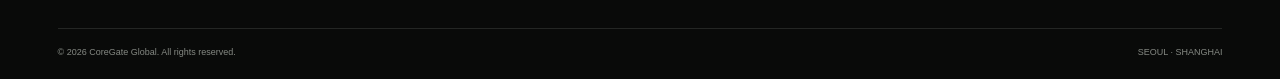
<file: business/index.html>
<!doctype html>
<html lang="ko">
<head>
  <meta charset="utf-8">
  <meta name="viewport" content="width=device-width,initial-scale=1">
  <meta name="description" content="중국 시장 진입, 유통, 콘텐츠, 라이브커머스, K-콘텐츠 행사와 교육을 연결하는 CoreGate Global의 사업영역입니다.">
  <meta name="theme-color" content="#e9e8e3">
  <title>사업영역 | CoreGate Global</title>
  <link rel="canonical" href="https://www.coregateglobal.com/business/">
  <meta property="og:title" content="사업영역 | CoreGate Global">
  <meta property="og:description" content="중국 진출과 운영에 필요한 업무를 사업 단계별로 연결합니다.">
  <meta property="og:type" content="website">
  <meta property="og:url" content="https://www.coregateglobal.com/business/">
  <meta property="og:image" content="https://www.coregateglobal.com/assets/media/kotra-chengdu-delegation.webp">
  <link rel="stylesheet" href="../assets/site.css">
  <link rel="stylesheet" href="../assets/a4-system.css">
</head>
<body>
  <a class="skip" href="#content">본문 바로가기</a>
  <header class="site-header">
    <div class="shell nav-row">
      <a class="wordmark" href="../index.html" aria-label="CoreGate Global 홈"><img src="../assets/media/coregate-global-logo-horizontal.png" alt="CoreGate Global"></a>
      <nav class="primary-nav" id="primary-nav" aria-label="주요 메뉴">
        <a href="../about/"><span class="lang-ko">회사소개</span><span class="lang-en">About</span><span class="lang-zh">公司介绍</span></a>
        <a href="./" aria-current="page"><span class="lang-ko">사업영역</span><span class="lang-en">Capabilities</span><span class="lang-zh">业务领域</span></a>
        <a href="../projects/"><span class="lang-ko">레퍼런스</span><span class="lang-en">References</span><span class="lang-zh">项目案例</span></a>
        <a href="../influencer/"><span class="lang-ko">인플루언서</span><span class="lang-en">Influencer</span><span class="lang-zh">达人合作</span></a>
        <a href="../network/"><span class="lang-ko">협력 네트워크</span><span class="lang-en">Network</span><span class="lang-zh">合作网络</span></a>
      </nav>
      <div class="nav-tools">
        <div class="language" aria-label="언어 선택"><button type="button" class="active" data-lang="ko">KR</button><button type="button" data-lang="en">EN</button><button type="button" data-lang="zh-CN">CN</button></div>
        <a class="nav-contact" href="../index.html#contact"><span class="lang-ko">문의하기</span><span class="lang-en">Contact</span><span class="lang-zh">联系</span></a>
        <button class="menu-toggle" type="button" aria-controls="primary-nav" aria-expanded="false" aria-label="메뉴 열기"><span></span><span></span></button>
      </div>
    </div>
  </header>

  <main id="content" class="cg-main">
    <section class="cg-sheet">
      <div class="cg-sheet-inner cg-sheet-split">
        <div class="cg-copy">
          <p class="cg-kicker">BUSINESS CAPABILITIES</p>
          <h1><span class="lang-ko">중국 사업을<br>단계별로 연결</span><span class="lang-en">China operations,<br>connected by stage.</span><span class="lang-zh">分阶段连接<br>中国市场业务</span></h1>
          <p><span class="lang-ko">시장 검토, 현지 파트너, 유통, 콘텐츠와 판매 운영을 제품의 준비 상태와 목표에 맞춰 구성합니다.</span><span class="lang-en">Market review, local partners, distribution, content and sales operations aligned to product readiness and objectives.</span><span class="lang-zh">根据产品准备情况与目标配置市场评估、本地伙伴、流通、内容及销售运营。</span></p>
          <div class="cg-actions"><a class="cg-link" href="../projects/"><span class="lang-ko">실제 프로젝트 보기</span><span class="lang-en">View Projects</span><span class="lang-zh">查看实际项目</span> ↗</a></div>
        </div>
        <figure class="cg-media"><img src="../assets/media/kotra-chengdu-delegation.webp" alt="한중 소비재 협력플라자 공식 비즈니스 현장"></figure>
      </div>
    </section>

    <section class="cg-sheet">
      <div class="cg-sheet-inner cg-sheet-split reverse">
        <div class="cg-copy">
          <p class="cg-kicker">01 · CHINA MARKET ENTRY</p>
          <h2><span class="lang-ko">중국 시장 진입</span><span class="lang-en">China Market Entry</span><span class="lang-zh">中国市场进入</span></h2>
          <p><span class="lang-ko">제품의 준비 상태와 중국 시장 조건을 먼저 확인하고, 실제 협의가 필요한 파트너와 후속 업무를 정리합니다.</span><span class="lang-en">We review product readiness and China-market conditions, then define the partners and follow-up work required for execution.</span><span class="lang-zh">先确认产品准备情况与中国市场条件，再明确落地所需的合作伙伴及后续业务。</span></p>
          <div class="cg-list">
            <article><strong>REVIEW</strong><div><h3><span class="lang-ko">제품·시장 조건 검토</span><span class="lang-en">Product &amp; Market Review</span><span class="lang-zh">产品与市场条件评估</span></h3></div></article>
            <article><strong>CONNECT</strong><div><h3><span class="lang-ko">현지 파트너 협의</span><span class="lang-en">Local Partner Meetings</span><span class="lang-zh">本地伙伴洽谈</span></h3></div></article>
            <article><strong>FOLLOW-UP</strong><div><h3><span class="lang-ko">후속 실행 범위 정리</span><span class="lang-en">Follow-up Scope</span><span class="lang-zh">后续执行范围</span></h3></div></article>
          </div>
          <div class="cg-actions"><a class="cg-link" href="../projects/kotra-consumer-goods-plaza.html"><span class="lang-ko">관련 사례</span><span class="lang-en">Related Case</span><span class="lang-zh">相关案例</span> ↗</a></div>
        </div>
        <figure class="cg-media"><img src="../assets/media/kotra-china-entry-2026.webp" alt="KOTRA 한중 소비재 협력플라자 현장" loading="lazy"></figure>
      </div>
    </section>

    <section class="cg-sheet cg-dark">
      <div class="cg-sheet-inner cg-sheet-split">
        <div class="cg-copy">
          <p class="cg-kicker">02 · COMMERCE &amp; DISTRIBUTION</p>
          <h2><span class="lang-ko">커머스·유통</span><span class="lang-en">Commerce &amp; Distribution</span><span class="lang-zh">商业与流通</span></h2>
          <p><span class="lang-ko">제품과 시장에 맞는 판매 채널을 검토하고, 주문·물류·운영 조건까지 실제 판매에 필요한 범위를 연결합니다.</span><span class="lang-en">Sales channels are reviewed by product and market, then connected to order, logistics and operating requirements.</span><span class="lang-zh">根据产品与市场评估销售渠道，并衔接订单、物流及实际运营条件。</span></p>
          <div class="cg-list">
            <article><strong>CHANNEL</strong><div><h3><span class="lang-ko">온·오프라인 판매 경로</span><span class="lang-en">Online &amp; Offline Channels</span><span class="lang-zh">线上线下销售渠道</span></h3></div></article>
            <article><strong>OPERATIONS</strong><div><h3><span class="lang-ko">주문·물류·운영 조건</span><span class="lang-en">Orders, Logistics &amp; Operations</span><span class="lang-zh">订单、物流与运营</span></h3></div></article>
            <article><strong>VALIDATION</strong><div><h3><span class="lang-ko">판매 가능성 검토</span><span class="lang-en">Sales Feasibility Review</span><span class="lang-zh">销售可行性评估</span></h3></div></article>
          </div>
          <div class="cg-actions"><a class="cg-link" href="../index.html#contact"><span class="lang-ko">유통 업무 문의</span><span class="lang-en">Distribution Inquiry</span><span class="lang-zh">流通业务咨询</span> ↗</a></div>
        </div>
        <figure class="cg-media"><img src="../assets/media/china-live-product-selection.webp" alt="중국 현지 제품 검토와 판매 준비 현장" loading="lazy"></figure>
      </div>
    </section>

    <section class="cg-sheet">
      <div class="cg-sheet-inner cg-sheet-split reverse">
        <div class="cg-copy">
          <p class="cg-kicker">03 · CONTENT &amp; INFLUENCER</p>
          <h2><span class="lang-ko">콘텐츠·인플루언서</span><span class="lang-en">Content &amp; Influencer</span><span class="lang-zh">内容与达人</span></h2>
          <p><span class="lang-ko">도우인·샤오홍슈 등 중국 플랫폼의 이용 방식에 맞춰 콘텐츠와 인플루언서 협업 범위를 구성합니다.</span><span class="lang-en">Content and influencer collaboration are structured around how audiences use Douyin, Xiaohongshu and other China platforms.</span><span class="lang-zh">根据抖音、小红书等中国平台的使用方式配置内容与达人合作范围。</span></p>
          <div class="cg-list">
            <article><strong>PLATFORM</strong><div><h3>Douyin · Xiaohongshu</h3></div></article>
            <article><strong>CREATOR</strong><div><h3><span class="lang-ko">제품 적합성 기반 협업</span><span class="lang-en">Product-fit Collaboration</span><span class="lang-zh">基于产品适配度的合作</span></h3></div></article>
            <article><strong>CONTENT</strong><div><h3><span class="lang-ko">숏폼·방송 콘텐츠</span><span class="lang-en">Short-form &amp; Live Content</span><span class="lang-zh">短视频与直播内容</span></h3></div></article>
          </div>
          <div class="cg-actions"><a class="cg-link" href="../projects/china-influencer-collaboration.html"><span class="lang-ko">관련 사례</span><span class="lang-en">Related Case</span><span class="lang-zh">相关案例</span> ↗</a></div>
        </div>
        <figure class="cg-media"><img src="../assets/media/china-influencer-studio.webp" alt="중국 인플루언서 콘텐츠 협업 현장" loading="lazy"></figure>
      </div>
    </section>

    <section class="cg-sheet cg-dark">
      <div class="cg-sheet-inner cg-sheet-split">
        <div class="cg-copy">
          <p class="cg-kicker">04 · KOREA–CHINA LIVE COMMERCE</p>
          <h2><span class="lang-ko">한·중 라이브커머스</span><span class="lang-en">Korea–China Live Commerce</span><span class="lang-zh">中韩直播电商</span></h2>
          <p><span class="lang-ko">한국에서 준비한 제품과 콘텐츠를 중국 현지 채널의 방송·판매 운영으로 연결합니다.</span><span class="lang-en">Products and content prepared in Korea are connected to live broadcasting and sales operations in China.</span><span class="lang-zh">将韩国准备的产品与内容连接至中国本地渠道的直播及销售运营。</span></p>
          <div class="cg-list">
            <article><strong>PREPARE</strong><div><h3><span class="lang-ko">제품·방송 구성</span><span class="lang-en">Product &amp; Show Planning</span><span class="lang-zh">产品与直播策划</span></h3></div></article>
            <article><strong>LIVE</strong><div><h3><span class="lang-ko">중국 현지 방송 채널</span><span class="lang-en">China Live Channels</span><span class="lang-zh">中国本地直播渠道</span></h3></div></article>
            <article><strong>COMMERCE</strong><div><h3><span class="lang-ko">판매·주문 운영 연결</span><span class="lang-en">Sales &amp; Order Operations</span><span class="lang-zh">销售与订单运营衔接</span></h3></div></article>
          </div>
          <div class="cg-actions"><a class="cg-link" href="../influencer/"><span class="lang-ko">라이브커머스 기록</span><span class="lang-en">Live Commerce Record</span><span class="lang-zh">查看直播电商记录</span> ↗</a></div>
        </div>
        <figure class="cg-media"><img src="../assets/media/china-live-event-space.webp" alt="중국 라이브커머스 운영 현장 전체 공간" loading="lazy"></figure>
      </div>
    </section>

    <section class="cg-sheet">
      <div class="cg-sheet-inner cg-sheet-split reverse">
        <div class="cg-copy">
          <p class="cg-kicker">05 · K-CONTENT &amp; EVENTS</p>
          <h2><span class="lang-ko">K-콘텐츠·행사</span><span class="lang-en">K-Content &amp; Events</span><span class="lang-zh">K-内容与活动</span></h2>
          <p><span class="lang-ko">K-POP과 문화 콘텐츠를 현지 행사, 관람객 경험과 브랜드 협업으로 연결합니다.</span><span class="lang-en">K-POP and cultural content are connected with local events, audience experience and brand collaboration.</span><span class="lang-zh">将K-POP及文化内容连接至本地活动、观众体验与品牌合作。</span></p>
          <div class="cg-list">
            <article><strong>PROGRAM</strong><div><h3><span class="lang-ko">현장 프로그램 기획</span><span class="lang-en">On-site Program Planning</span><span class="lang-zh">现场项目策划</span></h3></div></article>
            <article><strong>OPERATIONS</strong><div><h3><span class="lang-ko">장소·관람 동선 운영</span><span class="lang-en">Venue &amp; Visitor Flow</span><span class="lang-zh">场地与观众动线运营</span></h3></div></article>
            <article><strong>BRAND</strong><div><h3><span class="lang-ko">브랜드 협업 접점</span><span class="lang-en">Brand Collaboration</span><span class="lang-zh">品牌合作场景</span></h3></div></article>
          </div>
          <div class="cg-actions"><a class="cg-link" href="../projects/shanghai-kcontent-event.html"><span class="lang-ko">관련 프로젝트</span><span class="lang-en">Related Project</span><span class="lang-zh">相关项目</span> ↗</a></div>
        </div>
        <figure class="cg-media"><img src="../assets/media/jiuguang-plaza.webp" alt="상하이 K콘텐츠 프로젝트 예정 공간" loading="lazy"></figure>
      </div>
    </section>

    <section class="cg-sheet cg-dark">
      <div class="cg-sheet-inner cg-sheet-split">
        <div class="cg-copy">
          <p class="cg-kicker">06 · EDUCATION &amp; CREATOR</p>
          <h2><span class="lang-ko">교육·크리에이터 프로그램</span><span class="lang-en">Education &amp; Creator Programs</span><span class="lang-zh">教育与创作者项目</span></h2>
          <p><span class="lang-ko">중국 플랫폼과 라이브커머스 현장 경험을 국내 대학·교육기관의 실무 교육과 크리에이터 프로그램으로 연결합니다.</span><span class="lang-en">China-platform and live-commerce experience is translated into practical education and creator programs in Korea.</span><span class="lang-zh">将中国平台与直播电商经验转化为韩国高校及教育机构的实务教育与创作者项目。</span></p>
          <div class="cg-list">
            <article><strong>UNIVERSITY</strong><div><h3><span class="lang-ko">대학 강의·특강</span><span class="lang-en">University Lectures</span><span class="lang-zh">高校课程与讲座</span></h3></div></article>
            <article><strong>PRACTICE</strong><div><h3><span class="lang-ko">도우인·라이브커머스 실무</span><span class="lang-en">Douyin &amp; Live Commerce</span><span class="lang-zh">抖音与直播电商实务</span></h3></div></article>
            <article><strong>CREATOR</strong><div><h3><span class="lang-ko">크리에이터·브랜드 워크숍</span><span class="lang-en">Creator &amp; Brand Workshops</span><span class="lang-zh">创作者与品牌工作坊</span></h3></div></article>
          </div>
          <div class="cg-actions"><a class="cg-link" href="../projects/influencer-douyin-education.html"><span class="lang-ko">관련 사례</span><span class="lang-en">Related Case</span><span class="lang-zh">相关案例</span> ↗</a></div>
        </div>
        <figure class="cg-media"><img src="../assets/media/creator-education-classroom.webp" alt="국내 교육기관 중국 플랫폼 실무 교육 현장" loading="lazy"></figure>
      </div>
    </section>
  </main>

  <footer class="site-footer">
    <div class="shell footer-grid">
      <div class="footer-brand"><img src="../assets/media/coregate-global-logo.png" alt="CoreGate Global"><p>China Market Entry · Live Commerce · Local Operations</p></div>
      <div><strong>SEOUL OFFICE</strong><p><span class="lang-ko">서울특별시 마포구 월드컵로 196<br>B105층 C51호</span><span class="lang-en">B105-C51, 196 World Cup-ro,<br>Mapo-gu, Seoul, Korea</span><span class="lang-zh">韩国首尔特别市麻浦区世界杯路196<br>B105层 C51号</span></p></div>
      <div><strong>CHINA OPERATIONS</strong><p><span class="lang-ko">상하이 현지 프로젝트 운영</span><span class="lang-en">Shanghai project operations</span><span class="lang-zh">上海本地项目运营</span></p></div>
      <div class="footer-links"><a href="../privacy.html"><span class="lang-ko">개인정보처리방침</span><span class="lang-en">Privacy</span><span class="lang-zh">隐私政策</span></a><a href="../terms.html"><span class="lang-ko">이용약관</span><span class="lang-en">Terms</span><span class="lang-zh">使用条款</span></a></div>
    </div>
    <div class="shell footer-bottom"><span>© 2026 CoreGate Global. All rights reserved.</span><span>SEOUL · SHANGHAI</span></div>
  </footer>
  <script src="../assets/site.js"></script>
</body>
</html>
</file>
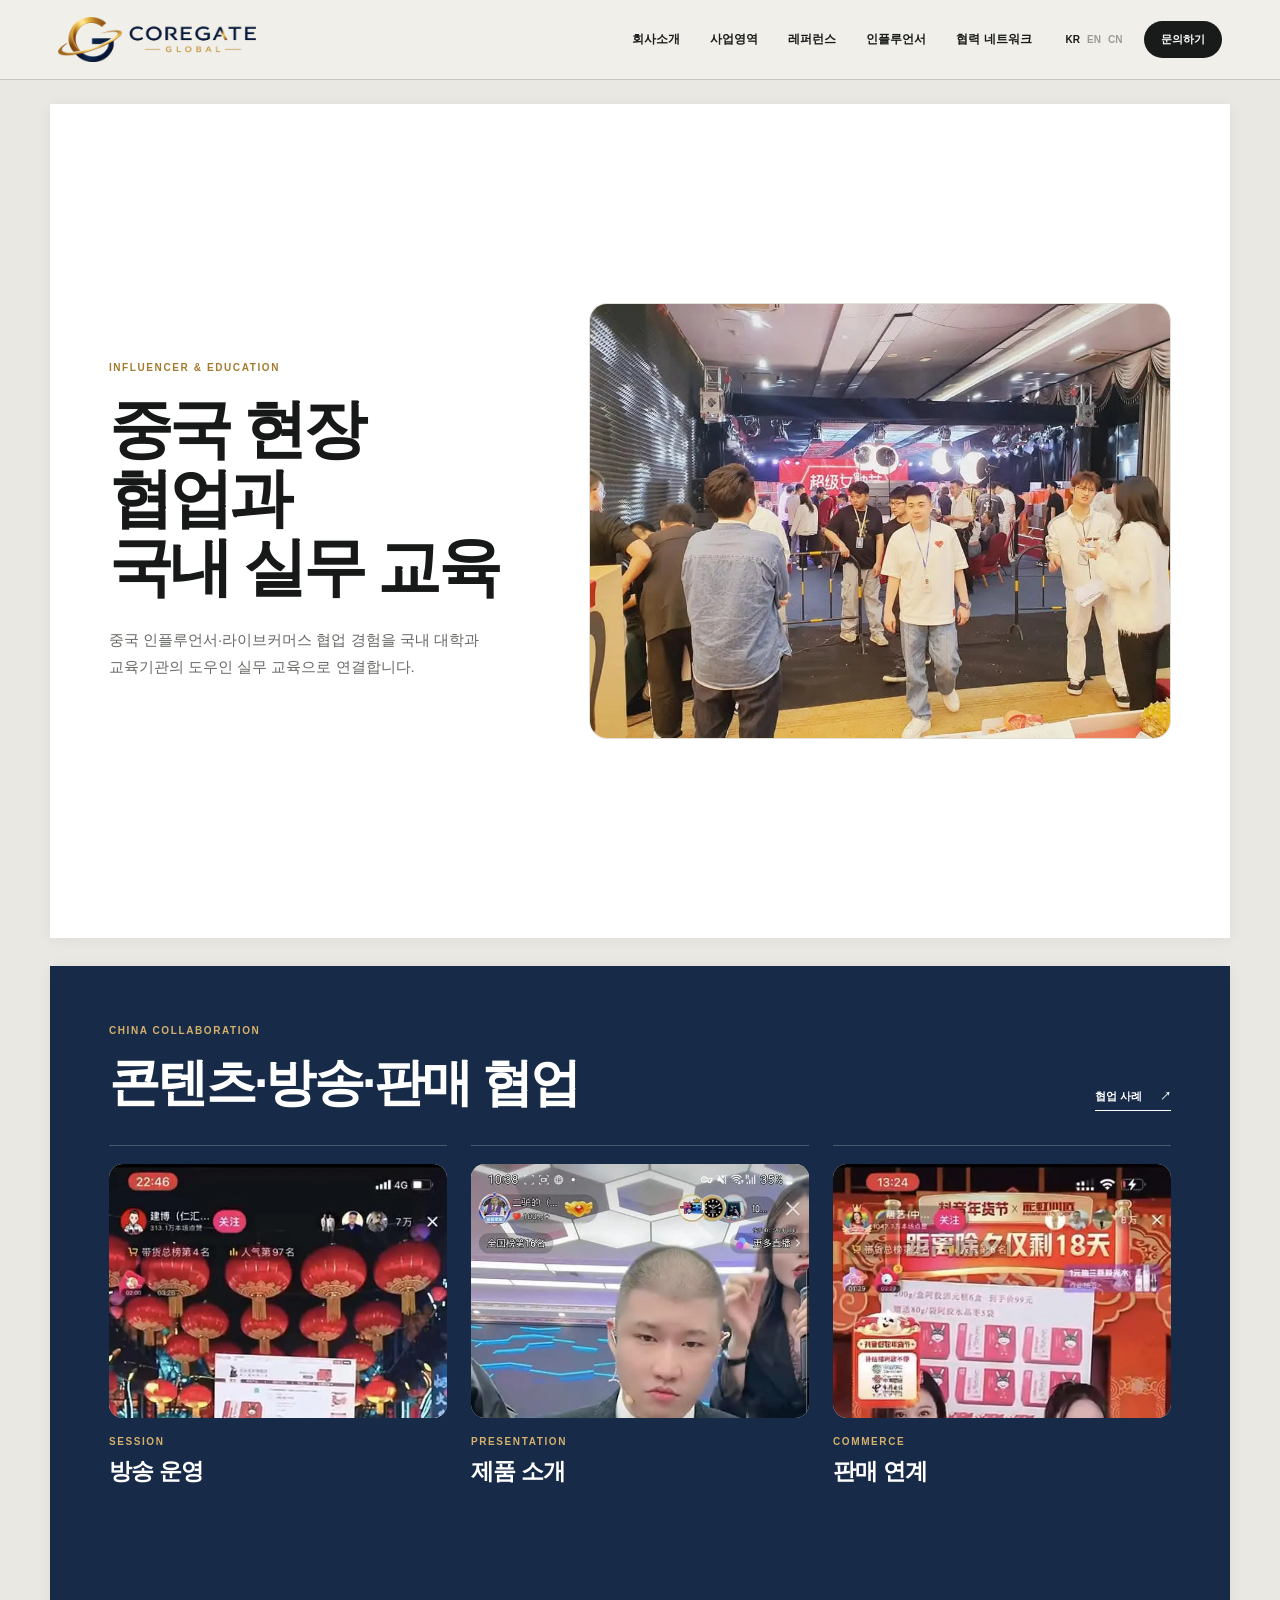
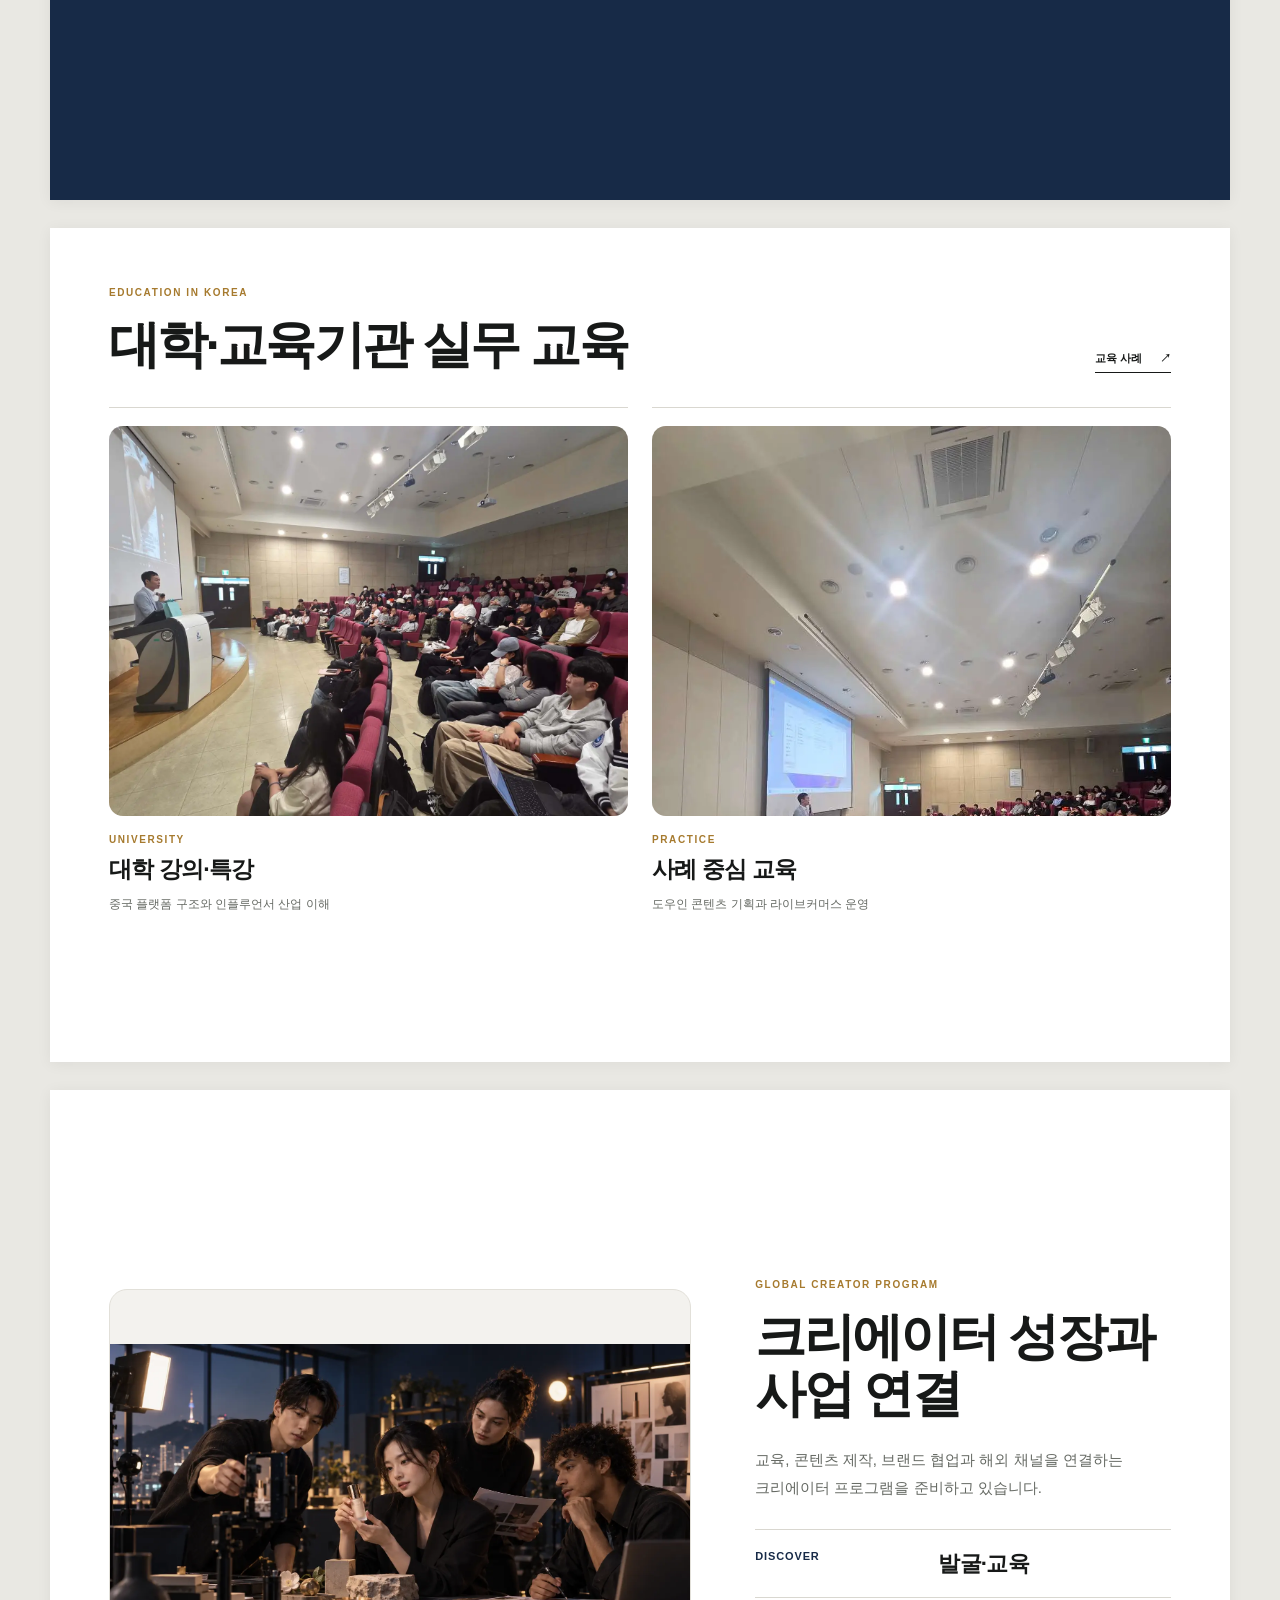
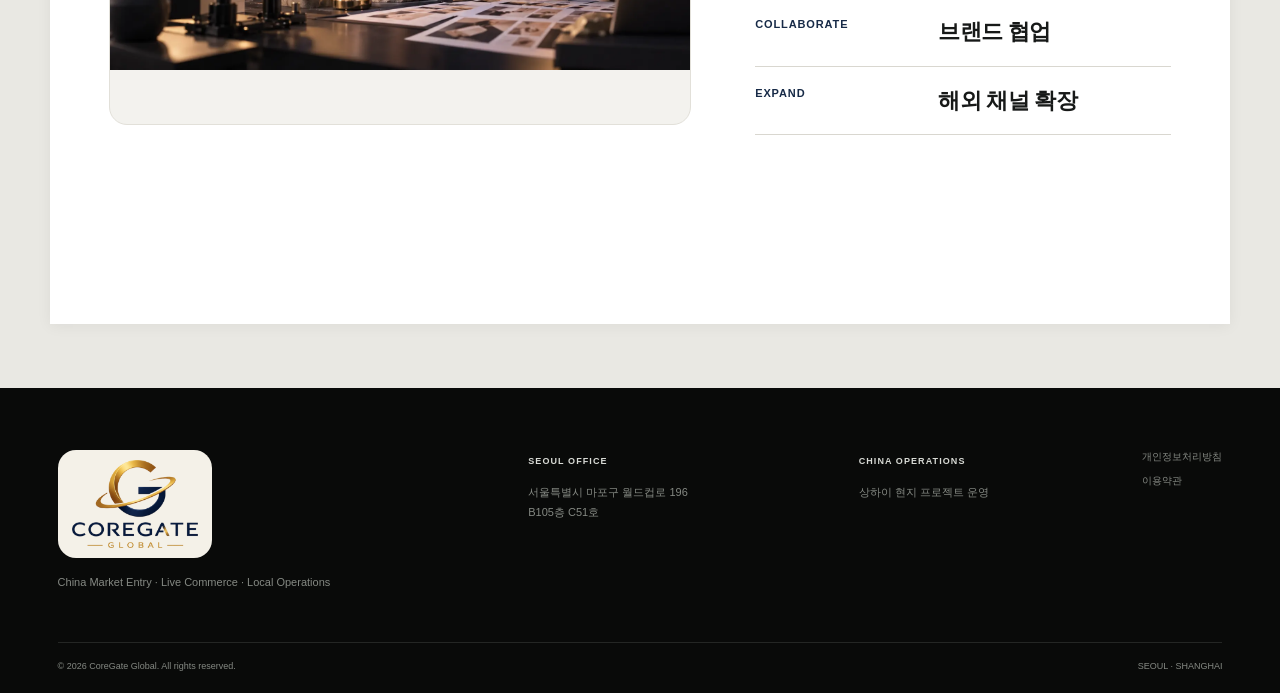
<file: influencer/index.html>
<!doctype html><html lang="ko"><head><meta charset="utf-8"><meta name="viewport" content="width=device-width,initial-scale=1"><meta name="description" content="중국 인플루언서·라이브커머스 협업과 국내 대학·교육기관의 도우인 실무 교육을 소개합니다."><meta name="theme-color" content="#e9e8e3"><title>인플루언서·교육 | CoreGate Global</title><link rel="canonical" href="https://www.coregateglobal.com/influencer/"><meta property="og:title" content="인플루언서·교육 | CoreGate Global"><meta property="og:description" content="중국 현장 협업과 국내 실무 교육 기록입니다."><meta property="og:type" content="website"><meta property="og:url" content="https://www.coregateglobal.com/influencer/"><meta property="og:image" content="https://www.coregateglobal.com/assets/media/china-influencer-studio.webp"><link rel="stylesheet" href="../assets/site.css"><link rel="stylesheet" href="../assets/a4-system.css"></head><body>
<a class="skip" href="#content">본문 바로가기</a><header class="site-header"><div class="shell nav-row"><a class="wordmark" href="../index.html" aria-label="CoreGate Global 홈"><img src="../assets/media/coregate-global-logo-horizontal.png" alt="CoreGate Global"></a><nav class="primary-nav" id="primary-nav" aria-label="주요 메뉴"><a href="../about/"><span class="lang-ko">회사소개</span><span class="lang-en">About</span><span class="lang-zh">公司介绍</span></a><a href="../business/"><span class="lang-ko">사업영역</span><span class="lang-en">Capabilities</span><span class="lang-zh">业务领域</span></a><a href="../projects/"><span class="lang-ko">레퍼런스</span><span class="lang-en">References</span><span class="lang-zh">项目案例</span></a><a href="./" aria-current="page"><span class="lang-ko">인플루언서</span><span class="lang-en">Influencer</span><span class="lang-zh">达人合作</span></a><a href="../network/"><span class="lang-ko">협력 네트워크</span><span class="lang-en">Network</span><span class="lang-zh">合作网络</span></a></nav><div class="nav-tools"><div class="language" aria-label="언어 선택"><button type="button" class="active" data-lang="ko">KR</button><button type="button" data-lang="en">EN</button><button type="button" data-lang="zh-CN">CN</button></div><a class="nav-contact" href="../index.html#contact"><span class="lang-ko">문의하기</span><span class="lang-en">Contact</span><span class="lang-zh">联系</span></a><button class="menu-toggle" type="button" aria-controls="primary-nav" aria-expanded="false" aria-label="메뉴 열기"><span></span><span></span></button></div></div></header>
<main id="content" class="cg-main">
  <section class="cg-sheet"><div class="cg-sheet-inner cg-sheet-split"><div class="cg-copy"><p class="cg-kicker">INFLUENCER &amp; EDUCATION</p><h1><span class="lang-ko">중국 현장 협업과<br>국내 실무 교육</span><span class="lang-en">China collaboration.<br>Korea education.</span><span class="lang-zh">中国现场合作与<br>韩国实务教育</span></h1><p><span class="lang-ko">중국 인플루언서·라이브커머스 협업 경험을 국내 대학과 교육기관의 도우인 실무 교육으로 연결합니다.</span><span class="lang-en">China influencer and live-commerce experience translated into practical education in Korea.</span><span class="lang-zh">将中国达人与直播电商合作经验转化为韩国高校及机构的实务教育。</span></p></div><figure class="cg-media"><img src="../assets/media/china-influencer-studio.webp" alt="중국 인플루언서 라이브커머스 협업 현장"></figure></div></section>
  <section class="cg-sheet cg-dark"><div class="cg-sheet-inner"><div class="cg-section-head"><div><p class="cg-kicker">CHINA COLLABORATION</p><h2><span class="lang-ko">콘텐츠·방송·판매 협업</span><span class="lang-en">Content, Live &amp; Commerce</span><span class="lang-zh">内容、直播与销售合作</span></h2></div><a class="cg-link" href="../projects/china-influencer-collaboration.html"><span class="lang-ko">협업 사례</span><span class="lang-en">View Case</span><span class="lang-zh">查看案例</span> ↗</a></div><div class="cg-grid-3"><article class="cg-card"><figure><img src="../assets/media/china-live-session.webp" alt="중국 라이브커머스 방송 세션 전체 화면" loading="lazy"></figure><p class="cg-kicker">SESSION</p><h3><span class="lang-ko">방송 운영</span><span class="lang-en">Live Session</span><span class="lang-zh">直播运营</span></h3></article><article class="cg-card"><figure><img src="../assets/media/china-live-host.webp" alt="중국 라이브커머스 제품 소개 전체 화면" loading="lazy"></figure><p class="cg-kicker">PRESENTATION</p><h3><span class="lang-ko">제품 소개</span><span class="lang-en">Product Presentation</span><span class="lang-zh">产品介绍</span></h3></article><article class="cg-card"><figure><img src="../assets/media/china-live-broadcast.webp" alt="중국 라이브커머스 판매 연계 전체 화면" loading="lazy"></figure><p class="cg-kicker">COMMERCE</p><h3><span class="lang-ko">판매 연계</span><span class="lang-en">Commerce Link</span><span class="lang-zh">销售衔接</span></h3></article></div></div></section>
  <section class="cg-sheet"><div class="cg-sheet-inner"><div class="cg-section-head"><div><p class="cg-kicker">EDUCATION IN KOREA</p><h2><span class="lang-ko">대학·교육기관 실무 교육</span><span class="lang-en">Practical Education in Korea</span><span class="lang-zh">韩国高校与机构实务教育</span></h2></div><a class="cg-link" href="../projects/influencer-douyin-education.html"><span class="lang-ko">교육 사례</span><span class="lang-en">View Case</span><span class="lang-zh">查看案例</span> ↗</a></div><div class="cg-grid-2"><article class="cg-card"><figure><img src="../assets/media/creator-education-auditorium.webp" alt="국내 대학 도우인 실무 교육 전체 현장" loading="lazy"></figure><p class="cg-kicker">UNIVERSITY</p><h3><span class="lang-ko">대학 강의·특강</span><span class="lang-en">University Lectures</span><span class="lang-zh">高校课程与讲座</span></h3><p><span class="lang-ko">중국 플랫폼 구조와 인플루언서 산업 이해</span><span class="lang-en">China platforms and the influencer industry</span><span class="lang-zh">中国平台结构与达人产业</span></p></article><article class="cg-card"><figure><img src="../assets/media/creator-education-lecture.webp" alt="도우인 콘텐츠 기획 실무 강의 전체 화면" loading="lazy"></figure><p class="cg-kicker">PRACTICE</p><h3><span class="lang-ko">사례 중심 교육</span><span class="lang-en">Case-Led Education</span><span class="lang-zh">案例型教育</span></h3><p><span class="lang-ko">도우인 콘텐츠 기획과 라이브커머스 운영</span><span class="lang-en">Douyin content planning and live commerce</span><span class="lang-zh">抖音内容策划与直播电商运营</span></p></article></div></div></section>
  <section class="cg-sheet"><div class="cg-sheet-inner cg-sheet-split reverse"><div class="cg-copy"><p class="cg-kicker">GLOBAL CREATOR PROGRAM</p><h2><span class="lang-ko">크리에이터 성장과<br>사업 연결</span><span class="lang-en">Creator growth<br>connected to business.</span><span class="lang-zh">连接创作者成长与<br>商业合作</span></h2><p><span class="lang-ko">교육, 콘텐츠 제작, 브랜드 협업과 해외 채널을 연결하는 크리에이터 프로그램을 준비하고 있습니다.</span><span class="lang-en">A creator program connecting education, content, brand collaboration and overseas channels.</span><span class="lang-zh">推进连接教育、内容制作、品牌合作与海外渠道的创作者项目。</span></p><div class="cg-list"><article><strong>DISCOVER</strong><div><h3><span class="lang-ko">발굴·교육</span><span class="lang-en">Discover &amp; Learn</span><span class="lang-zh">发掘与教育</span></h3></div></article><article><strong>COLLABORATE</strong><div><h3><span class="lang-ko">브랜드 협업</span><span class="lang-en">Brand Collaboration</span><span class="lang-zh">品牌合作</span></h3></div></article><article><strong>EXPAND</strong><div><h3><span class="lang-ko">해외 채널 확장</span><span class="lang-en">Global Expansion</span><span class="lang-zh">海外渠道拓展</span></h3></div></article></div></div><figure class="cg-media"><img src="../assets/media/creator-commerce-concept.webp" alt="글로벌 크리에이터 커머스 프로그램 이미지" loading="lazy"></figure></div></section>
</main>
<footer class="site-footer"><div class="shell footer-grid"><div class="footer-brand"><img src="../assets/media/coregate-global-logo.png" alt="CoreGate Global"><p>China Market Entry · Live Commerce · Local Operations</p></div><div><strong>SEOUL OFFICE</strong><p><span class="lang-ko">서울특별시 마포구 월드컵로 196<br>B105층 C51호</span><span class="lang-en">B105-C51, 196 World Cup-ro,<br>Mapo-gu, Seoul, Korea</span><span class="lang-zh">韩国首尔特别市麻浦区世界杯路196<br>B105层 C51号</span></p></div><div><strong>CHINA OPERATIONS</strong><p><span class="lang-ko">상하이 현지 프로젝트 운영</span><span class="lang-en">Shanghai project operations</span><span class="lang-zh">上海本地项目运营</span></p></div><div class="footer-links"><a href="../privacy.html"><span class="lang-ko">개인정보처리방침</span><span class="lang-en">Privacy</span><span class="lang-zh">隐私政策</span></a><a href="../terms.html"><span class="lang-ko">이용약관</span><span class="lang-en">Terms</span><span class="lang-zh">使用条款</span></a></div></div><div class="shell footer-bottom"><span>© 2026 CoreGate Global. All rights reserved.</span><span>SEOUL · SHANGHAI</span></div></footer><script src="../assets/site.js"></script></body></html>
</file>
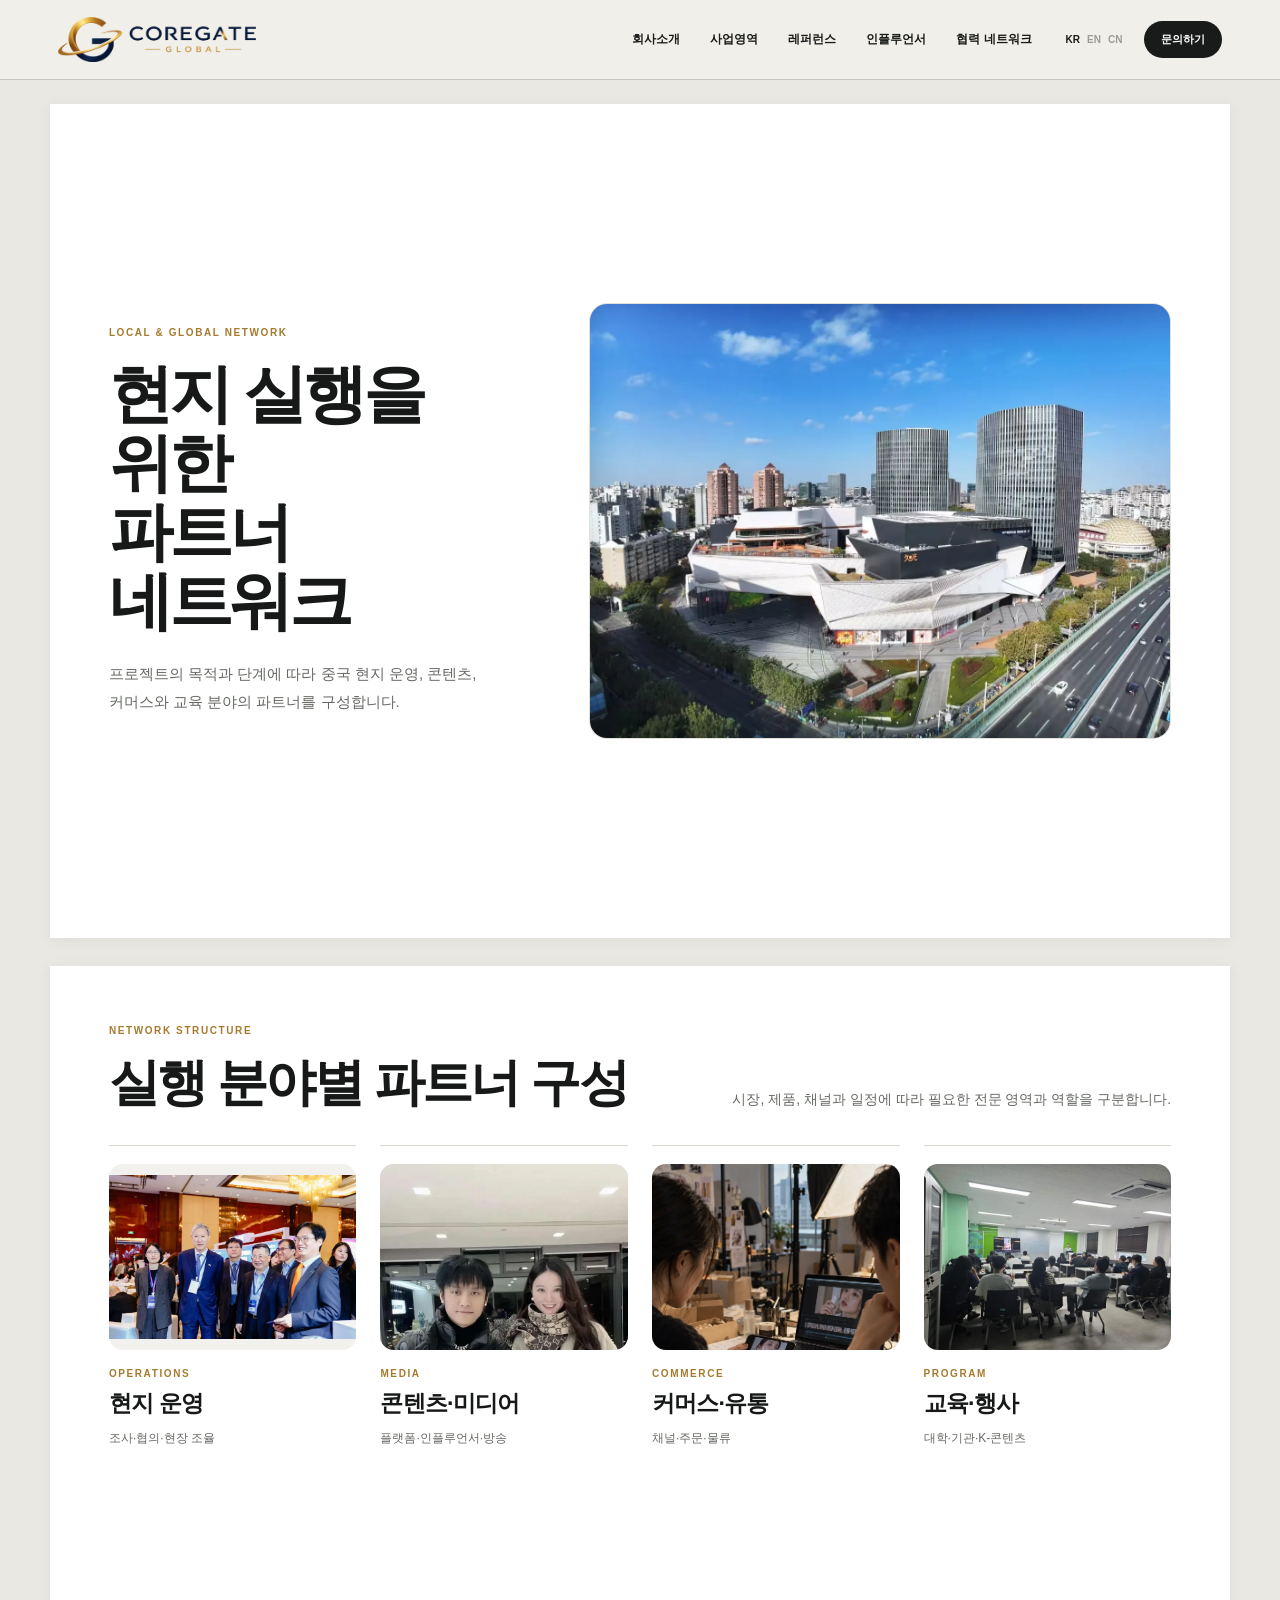
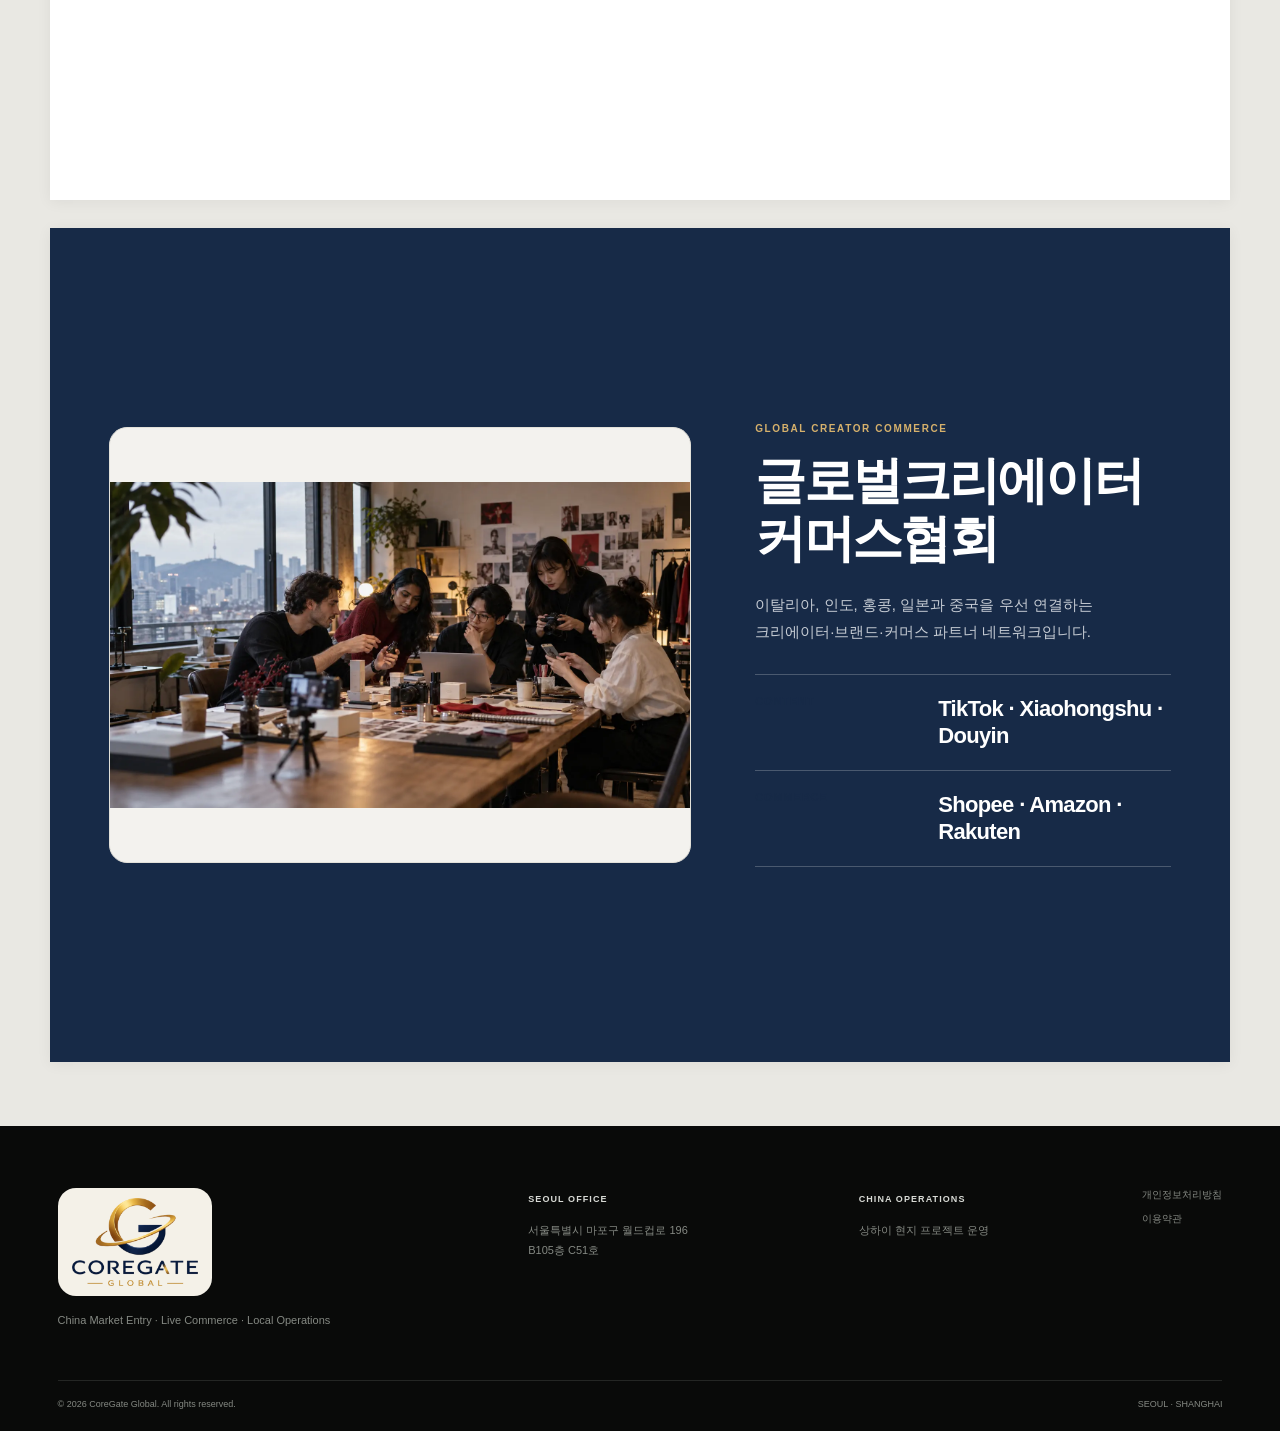
<file: network/index.html>
<!doctype html><html lang="ko"><head><meta charset="utf-8"><meta name="viewport" content="width=device-width,initial-scale=1"><meta name="description" content="중국 현지 운영, 콘텐츠·미디어, 커머스·유통, 교육·행사 분야를 연결하는 CoreGate Global의 협력 네트워크입니다."><meta name="theme-color" content="#e9e8e3"><title>협력 네트워크 | CoreGate Global</title><link rel="canonical" href="https://www.coregateglobal.com/network/"><meta property="og:title" content="협력 네트워크 | CoreGate Global"><meta property="og:description" content="현지 실행을 위한 프로젝트 기반 파트너 네트워크입니다."><meta property="og:type" content="website"><meta property="og:url" content="https://www.coregateglobal.com/network/"><meta property="og:image" content="https://www.coregateglobal.com/assets/media/jiuguang-aerial.webp"><link rel="stylesheet" href="../assets/site.css"><link rel="stylesheet" href="../assets/a4-system.css"></head><body>
<a class="skip" href="#content">본문 바로가기</a><header class="site-header"><div class="shell nav-row"><a class="wordmark" href="../index.html" aria-label="CoreGate Global 홈"><img src="../assets/media/coregate-global-logo-horizontal.png" alt="CoreGate Global"></a><nav class="primary-nav" id="primary-nav" aria-label="주요 메뉴"><a href="../about/"><span class="lang-ko">회사소개</span><span class="lang-en">About</span><span class="lang-zh">公司介绍</span></a><a href="../business/"><span class="lang-ko">사업영역</span><span class="lang-en">Capabilities</span><span class="lang-zh">业务领域</span></a><a href="../projects/"><span class="lang-ko">레퍼런스</span><span class="lang-en">References</span><span class="lang-zh">项目案例</span></a><a href="../influencer/"><span class="lang-ko">인플루언서</span><span class="lang-en">Influencer</span><span class="lang-zh">达人合作</span></a><a href="./" aria-current="page"><span class="lang-ko">협력 네트워크</span><span class="lang-en">Network</span><span class="lang-zh">合作网络</span></a></nav><div class="nav-tools"><div class="language" aria-label="언어 선택"><button type="button" class="active" data-lang="ko">KR</button><button type="button" data-lang="en">EN</button><button type="button" data-lang="zh-CN">CN</button></div><a class="nav-contact" href="../index.html#contact"><span class="lang-ko">문의하기</span><span class="lang-en">Contact</span><span class="lang-zh">联系</span></a><button class="menu-toggle" type="button" aria-controls="primary-nav" aria-expanded="false" aria-label="메뉴 열기"><span></span><span></span></button></div></div></header>
<main id="content" class="cg-main">
  <section class="cg-sheet"><div class="cg-sheet-inner cg-sheet-split"><div class="cg-copy"><p class="cg-kicker">LOCAL &amp; GLOBAL NETWORK</p><h1><span class="lang-ko">현지 실행을 위한<br>파트너 네트워크</span><span class="lang-en">A network built<br>for local execution.</span><span class="lang-zh">为本地执行构建的<br>伙伴网络</span></h1><p><span class="lang-ko">프로젝트의 목적과 단계에 따라 중국 현지 운영, 콘텐츠, 커머스와 교육 분야의 파트너를 구성합니다.</span><span class="lang-en">Partners across local operations, content, commerce and education are assembled around each project.</span><span class="lang-zh">根据项目目标与阶段配置本地运营、内容、商业与教育领域伙伴。</span></p></div><figure class="cg-media"><img src="../assets/media/jiuguang-aerial.webp" alt="중국 상하이 현지 프로젝트 공간 전경"></figure></div></section>
  <section class="cg-sheet"><div class="cg-sheet-inner"><div class="cg-section-head"><div><p class="cg-kicker">NETWORK STRUCTURE</p><h2><span class="lang-ko">실행 분야별 파트너 구성</span><span class="lang-en">Partners by Operating Field</span><span class="lang-zh">按执行领域配置伙伴</span></h2></div><p><span class="lang-ko">시장, 제품, 채널과 일정에 따라 필요한 전문 영역과 역할을 구분합니다.</span><span class="lang-en">Expertise and roles are defined by market, product, channel and schedule.</span><span class="lang-zh">依据市场、产品、渠道与日程明确专业领域及角色。</span></p></div><div class="cg-grid-4"><article class="cg-card"><figure><img src="../assets/media/kotra-chengdu-delegation.webp" alt="중국 현지 비즈니스 협력 현장" loading="lazy"></figure><p class="cg-kicker">OPERATIONS</p><h3><span class="lang-ko">현지 운영</span><span class="lang-en">Local Operations</span><span class="lang-zh">本地运营</span></h3><p><span class="lang-ko">조사·협의·현장 조율</span><span class="lang-en">Research and field coordination</span><span class="lang-zh">调研、洽谈与现场协调</span></p></article><article class="cg-card"><figure><img src="../assets/media/china-influencer-partners.webp" alt="중국 콘텐츠 미디어 협업 관계자 현장" loading="lazy"></figure><p class="cg-kicker">MEDIA</p><h3><span class="lang-ko">콘텐츠·미디어</span><span class="lang-en">Content &amp; Media</span><span class="lang-zh">内容与媒体</span></h3><p><span class="lang-ko">플랫폼·인플루언서·방송</span><span class="lang-en">Platforms, influencers and live</span><span class="lang-zh">平台、达人与直播</span></p></article><article class="cg-card"><figure><img src="../assets/media/china-commerce-field.webp" alt="중국 현지 커머스 운영 현장" loading="lazy"></figure><p class="cg-kicker">COMMERCE</p><h3><span class="lang-ko">커머스·유통</span><span class="lang-en">Commerce</span><span class="lang-zh">商业流通</span></h3><p><span class="lang-ko">채널·주문·물류</span><span class="lang-en">Channels, orders and logistics</span><span class="lang-zh">渠道、订单与物流</span></p></article><article class="cg-card"><figure><img src="../assets/media/creator-education-classroom.webp" alt="국내 중국 플랫폼 실무 교육 현장" loading="lazy"></figure><p class="cg-kicker">PROGRAM</p><h3><span class="lang-ko">교육·행사</span><span class="lang-en">Education &amp; Events</span><span class="lang-zh">教育与活动</span></h3><p><span class="lang-ko">대학·기관·K-콘텐츠</span><span class="lang-en">Universities and K-content</span><span class="lang-zh">高校、机构与K-内容</span></p></article></div></div></section>
  <section class="cg-sheet cg-dark"><div class="cg-sheet-inner cg-sheet-split reverse"><div class="cg-copy"><p class="cg-kicker">GLOBAL CREATOR COMMERCE</p><h2><span class="lang-ko">글로벌크리에이터<br>커머스협회</span><span class="lang-en">Global Creator<br>Commerce Association</span><span class="lang-zh">全球创作者<br>商业协会</span></h2><p><span class="lang-ko">이탈리아, 인도, 홍콩, 일본과 중국을 우선 연결하는 크리에이터·브랜드·커머스 파트너 네트워크입니다.</span><span class="lang-en">A cross-border network initially connecting Italy, India, Hong Kong, Japan and China.</span><span class="lang-zh">优先连接意大利、印度、香港、日本与中国的跨境网络。</span></p><div class="cg-list"><article><strong>CONTENT</strong><div><h3>TikTok · Xiaohongshu · Douyin</h3></div></article><article><strong>COMMERCE</strong><div><h3>Shopee · Amazon · Rakuten</h3></div></article></div></div><figure class="cg-media"><img src="../assets/media/association-network.webp" alt="글로벌 크리에이터 커머스 협력 네트워크 이미지" loading="lazy"></figure></div></section>
</main>
<footer class="site-footer"><div class="shell footer-grid"><div class="footer-brand"><img src="../assets/media/coregate-global-logo.png" alt="CoreGate Global"><p>China Market Entry · Live Commerce · Local Operations</p></div><div><strong>SEOUL OFFICE</strong><p><span class="lang-ko">서울특별시 마포구 월드컵로 196<br>B105층 C51호</span><span class="lang-en">B105-C51, 196 World Cup-ro,<br>Mapo-gu, Seoul, Korea</span><span class="lang-zh">韩国首尔特别市麻浦区世界杯路196<br>B105层 C51号</span></p></div><div><strong>CHINA OPERATIONS</strong><p><span class="lang-ko">상하이 현지 프로젝트 운영</span><span class="lang-en">Shanghai project operations</span><span class="lang-zh">上海本地项目运营</span></p></div><div class="footer-links"><a href="../privacy.html"><span class="lang-ko">개인정보처리방침</span><span class="lang-en">Privacy</span><span class="lang-zh">隐私政策</span></a><a href="../terms.html"><span class="lang-ko">이용약관</span><span class="lang-en">Terms</span><span class="lang-zh">使用条款</span></a></div></div><div class="shell footer-bottom"><span>© 2026 CoreGate Global. All rights reserved.</span><span>SEOUL · SHANGHAI</span></div></footer><script src="../assets/site.js"></script></body></html>
</file>
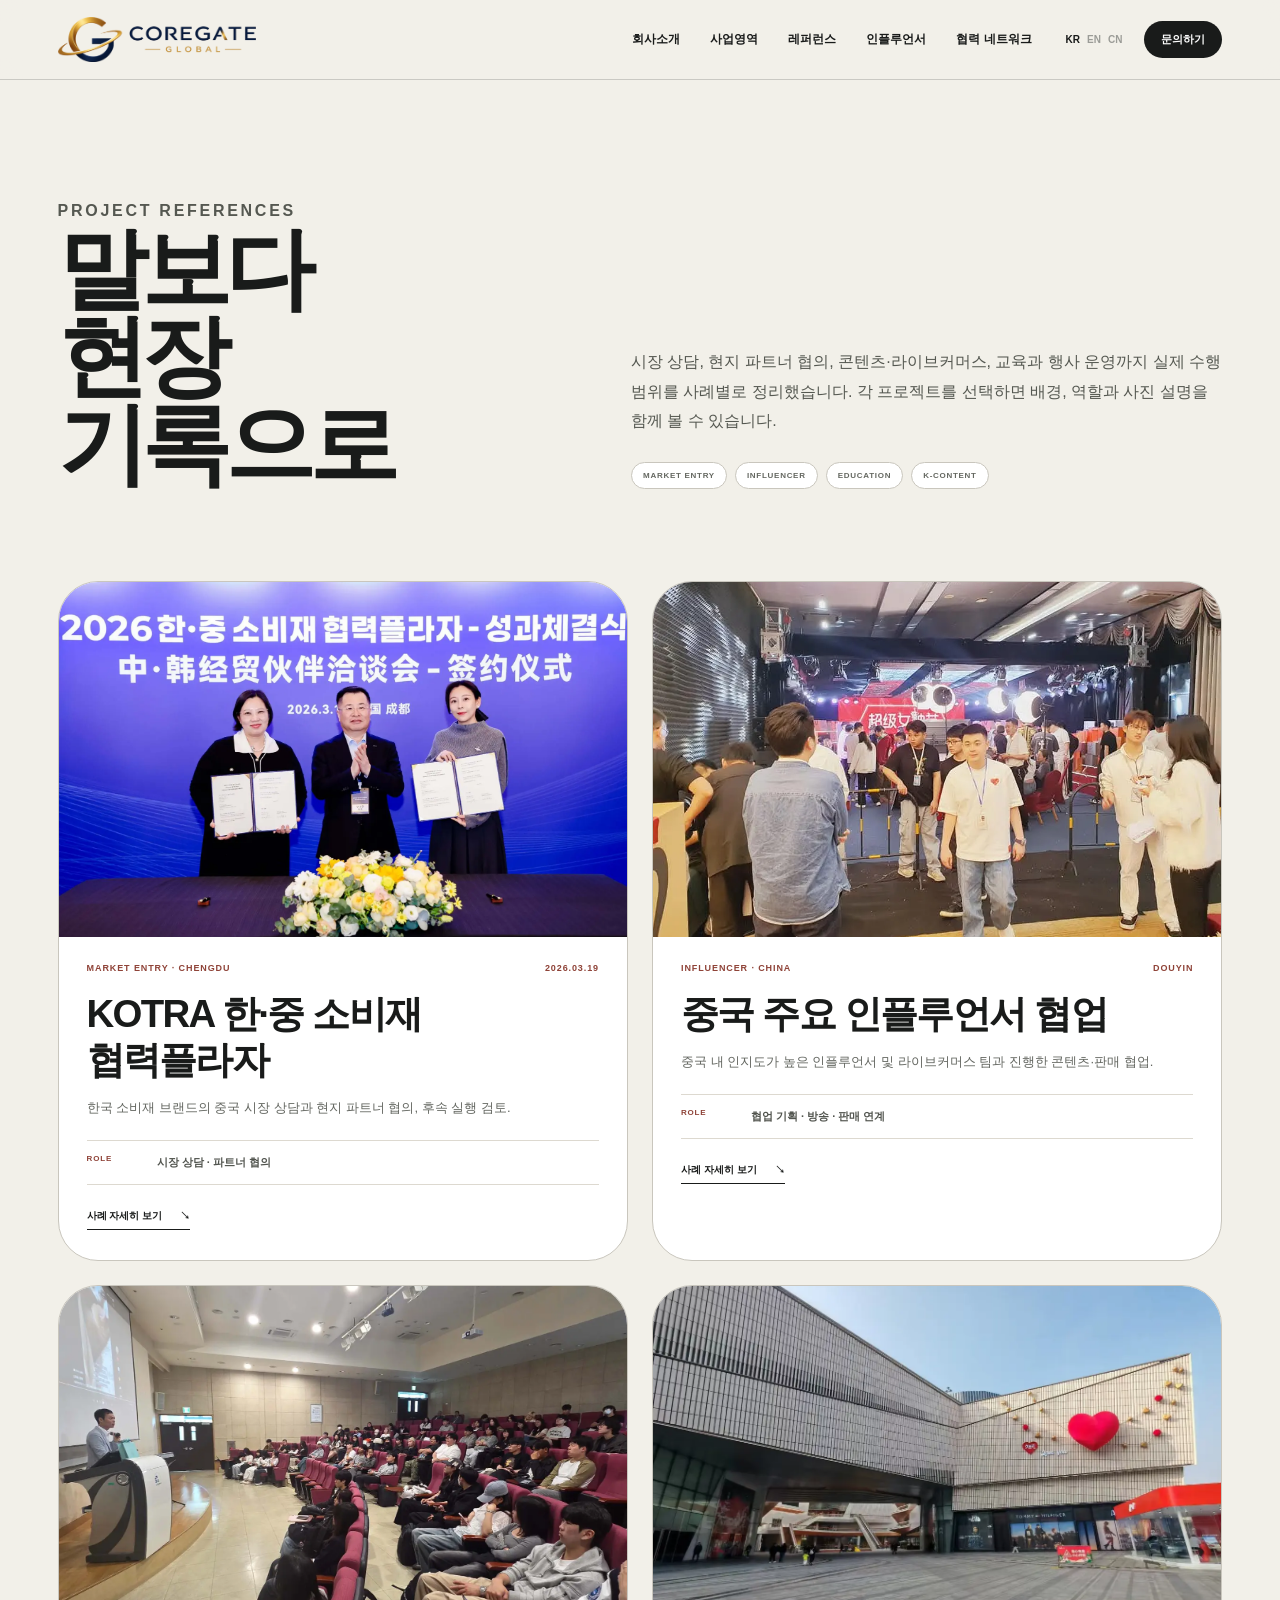
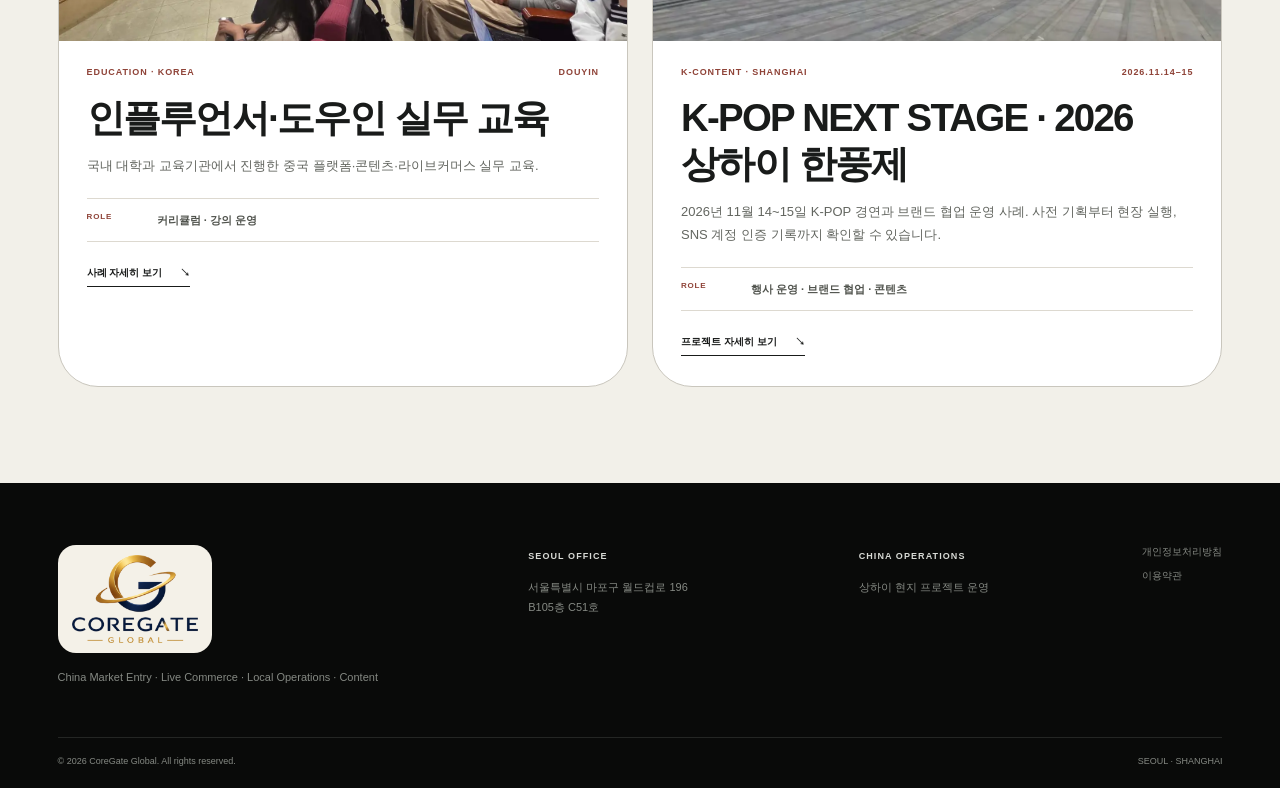
<file: projects/index.html>
<!doctype html>
<html lang="ko">
<head>
  <meta charset="utf-8">
  <meta name="viewport" content="width=device-width,initial-scale=1">
  <meta name="description" content="CoreGate Global의 중국 시장 진출, KOTRA 연계, 중국 인플루언서 협업, 도우인 교육 및 K-콘텐츠 프로젝트 사례입니다.">
  <meta name="theme-color" content="#f2f0e9">
  <title>프로젝트 레퍼런스 | CoreGate Global</title>
  <link rel="canonical" href="https://www.coregateglobal.com/projects/">
  <meta property="og:title" content="CoreGate Global 프로젝트 사례">
  <meta property="og:description" content="한국 브랜드의 중국 시장 진출과 현지 실행 프로젝트를 사례별로 확인하세요.">
  <meta property="og:type" content="website">
  <meta property="og:url" content="https://www.coregateglobal.com/projects/">
  <meta property="og:image" content="https://www.coregateglobal.com/assets/media/kotra-china-entry-2026.webp">
  <link rel="stylesheet" href="../assets/site.css">
  <link rel="stylesheet" href="../assets/projects.css">
  <script type="application/ld+json">{"@context":"https://schema.org","@type":"CollectionPage","name":"CoreGate Global 프로젝트 사례","url":"https://www.coregateglobal.com/projects/","about":["중국 시장 진출","중국 인플루언서 협업","도우인 교육","K-콘텐츠 행사"]}</script>
</head>
<body>
  <a class="skip" href="#content">본문 바로가기</a>
  <header class="site-header">
    <div class="shell nav-row">
      <a class="wordmark" href="../index.html" aria-label="CoreGate Global 홈"><img src="../assets/media/coregate-global-logo-horizontal.png" alt="CoreGate Global"></a>
      <nav class="primary-nav" id="primary-nav" aria-label="주요 메뉴">
        <a href="../about/"><span class="lang-ko">회사소개</span><span class="lang-en">About</span><span class="lang-zh">公司介绍</span></a>
        <a href="../business/"><span class="lang-ko">사업영역</span><span class="lang-en">Capabilities</span><span class="lang-zh">业务领域</span></a>
        <a href="./"><span class="lang-ko">레퍼런스</span><span class="lang-en">References</span><span class="lang-zh">项目案例</span></a>
        <a href="../influencer/"><span class="lang-ko">인플루언서</span><span class="lang-en">Influencer</span><span class="lang-zh">达人合作</span></a>
        <a href="../network/"><span class="lang-ko">협력 네트워크</span><span class="lang-en">Network</span><span class="lang-zh">合作网络</span></a>
      </nav>
      <div class="nav-tools">
        <div class="language" aria-label="언어 선택"><button type="button" class="active" data-lang="ko">KR</button><button type="button" data-lang="en">EN</button><button type="button" data-lang="zh-CN">CN</button></div>
        <a class="nav-contact" href="../index.html#contact"><span class="lang-ko">문의하기</span><span class="lang-en">Contact</span><span class="lang-zh">联系</span></a>
        <button class="menu-toggle" type="button" aria-controls="primary-nav" aria-expanded="false" aria-label="메뉴 열기"><span></span><span></span></button>
      </div>
    </div>
  </header>

  <main id="content">
    <section class="archive-hero">
      <div class="shell archive-hero-grid">
        <div><p class="project-kicker">PROJECT REFERENCES</p><h1><span class="lang-ko">말보다<br>현장 기록으로</span><span class="lang-en">The work,<br>documented.</span><span class="lang-zh">以现场记录<br>呈现项目</span></h1></div>
        <div class="archive-hero-copy"><p><span class="lang-ko">시장 상담, 현지 파트너 협의, 콘텐츠·라이브커머스, 교육과 행사 운영까지 실제 수행 범위를 사례별로 정리했습니다. 각 프로젝트를 선택하면 배경, 역할과 사진 설명을 함께 볼 수 있습니다.</span><span class="lang-en">These references document actual work across market consultation, local partnerships, content, live commerce, education and events. Open a case for background, role and captioned field records.</span><span class="lang-zh">以下案例记录市场咨询、本地合作、内容、直播电商、教育及活动运营等实际工作。点击项目可查看背景、角色与现场图片说明。</span></p><div class="archive-sectors"><span>MARKET ENTRY</span><span>INFLUENCER</span><span>EDUCATION</span><span>K-CONTENT</span></div></div>
      </div>
    </section>

    <section class="archive-list">
      <div class="shell archive-grid">
        <a class="archive-card" href="kotra-consumer-goods-plaza.html">
          <figure><img src="../assets/media/kotra-china-entry-2026.webp" alt="2026 KOTRA 한중 소비재 협력플라자" loading="lazy"></figure>
          <div class="archive-card-copy"><div class="archive-card-meta"><span>MARKET ENTRY · CHENGDU</span><time datetime="2026-03-19">2026.03.19</time></div><h2><span class="lang-ko">KOTRA 한·중 소비재 협력플라자</span><span class="lang-en">KOTRA Korea–China Consumer Goods Plaza</span><span class="lang-zh">KOTRA 中韩消费品合作广场</span></h2><p><span class="lang-ko">한국 소비재 브랜드의 중국 시장 상담과 현지 파트너 협의, 후속 실행 검토.</span><span class="lang-en">China-market consultation, local partner meetings and follow-up review for Korean consumer brands.</span><span class="lang-zh">为韩国消费品牌提供中国市场咨询、本地合作洽谈与后续执行评估。</span></p><dl class="archive-facts"><div><dt>ROLE</dt><dd><span class="lang-ko">시장 상담 · 파트너 협의</span><span class="lang-en">Consultation · Partner Meetings</span><span class="lang-zh">市场咨询 · 伙伴洽谈</span></dd></div></dl><span class="archive-card-link"><span class="lang-ko">사례 자세히 보기</span><span class="lang-en">View Case</span><span class="lang-zh">查看案例</span> ↘</span></div>
        </a>

        <a class="archive-card" href="china-influencer-collaboration.html">
          <figure><img src="../assets/media/china-influencer-studio.webp" alt="중국 인플루언서 라이브커머스 협업 현장" loading="lazy"></figure>
          <div class="archive-card-copy"><div class="archive-card-meta"><span>INFLUENCER · CHINA</span><span>DOUYIN</span></div><h2><span class="lang-ko">중국 주요 인플루언서 협업</span><span class="lang-en">China Influencer Collaboration</span><span class="lang-zh">中国头部达人合作</span></h2><p><span class="lang-ko">중국 내 인지도가 높은 인플루언서 및 라이브커머스 팀과 진행한 콘텐츠·판매 협업.</span><span class="lang-en">Content and commerce collaboration with established influencers and live-commerce teams in China.</span><span class="lang-zh">与中国具有广泛影响力的达人及直播电商团队开展内容与销售合作。</span></p><dl class="archive-facts"><div><dt>ROLE</dt><dd><span class="lang-ko">협업 기획 · 방송 · 판매 연계</span><span class="lang-en">Planning · Broadcast · Commerce</span><span class="lang-zh">合作策划 · 直播 · 销售衔接</span></dd></div></dl><span class="archive-card-link"><span class="lang-ko">사례 자세히 보기</span><span class="lang-en">View Case</span><span class="lang-zh">查看案例</span> ↘</span></div>
        </a>

        <a class="archive-card" href="influencer-douyin-education.html">
          <figure><img src="../assets/media/creator-education-auditorium.webp" alt="국내 대학 인플루언서 도우인 실무 교육" loading="lazy"></figure>
          <div class="archive-card-copy"><div class="archive-card-meta"><span>EDUCATION · KOREA</span><span>DOUYIN</span></div><h2><span class="lang-ko">인플루언서·도우인 실무 교육</span><span class="lang-en">Influencer &amp; Douyin Education</span><span class="lang-zh">达人与抖音实务教育</span></h2><p><span class="lang-ko">국내 대학과 교육기관에서 진행한 중국 플랫폼·콘텐츠·라이브커머스 실무 교육.</span><span class="lang-en">Practical education on China platforms, content and live commerce for universities and institutions in Korea.</span><span class="lang-zh">面向韩国高校与教育机构开展中国平台、内容及直播电商实务培训。</span></p><dl class="archive-facts"><div><dt>ROLE</dt><dd><span class="lang-ko">커리큘럼 · 강의 운영</span><span class="lang-en">Curriculum · Lectures</span><span class="lang-zh">课程设计 · 教学运营</span></dd></div></dl><span class="archive-card-link"><span class="lang-ko">사례 자세히 보기</span><span class="lang-en">View Case</span><span class="lang-zh">查看案例</span> ↘</span></div>
        </a>

        <a class="archive-card" href="shanghai-kcontent-event.html">
          <figure><img src="../assets/media/jiuguang-plaza.webp" alt="2026 상하이 한풍제 개최지의 실제 장소 사진" loading="lazy"></figure>
          <div class="archive-card-copy"><div class="archive-card-meta"><span>K-CONTENT · SHANGHAI</span><time datetime="2026-11-14">2026.11.14–15</time></div><h2><span class="lang-ko">K-POP NEXT STAGE · 2026 상하이 한풍제</span><span class="lang-en">K-POP NEXT STAGE · Shanghai 2026</span><span class="lang-zh">K-POP NEXT STAGE · 2026上海韩风节</span></h2><p><span class="lang-ko">2026년 11월 14~15일 K-POP 경연과 브랜드 협업 운영 사례. 사전 기획부터 현장 실행, SNS 계정 인증 기록까지 확인할 수 있습니다.</span><span class="lang-en">Completed K-POP competition and brand collaboration case with documented operations and sponsor account records.</span><span class="lang-zh">2026年11月14至15日K-POP竞演与品牌合作执行案例，涵盖筹备、现场运营及账号认证记录。</span></p><dl class="archive-facts"><div><dt>ROLE</dt><dd><span class="lang-ko">행사 운영 · 브랜드 협업 · 콘텐츠</span><span class="lang-en">Operations · Brands · Content</span><span class="lang-zh">活动运营 · 品牌合作 · 内容</span></dd></div></dl><span class="archive-card-link"><span class="lang-ko">프로젝트 자세히 보기</span><span class="lang-en">View Project</span><span class="lang-zh">查看项目</span> ↘</span></div>
        </a>
      </div>
    </section>
  </main>

  <footer class="site-footer">
    <div class="shell footer-grid">
      <div class="footer-brand"><img src="../assets/media/coregate-global-logo.png" alt="CoreGate Global"><p>China Market Entry · Live Commerce · Local Operations · Content</p></div>
      <div><strong>SEOUL OFFICE</strong><p><span class="lang-ko">서울특별시 마포구 월드컵로 196<br>B105층 C51호</span><span class="lang-en">B105-C51, 196 World Cup-ro,<br>Mapo-gu, Seoul, Korea</span><span class="lang-zh">韩国首尔特别市麻浦区世界杯路196<br>B105层 C51号</span></p></div>
      <div><strong>CHINA OPERATIONS</strong><p><span class="lang-ko">상하이 현지 프로젝트 운영</span><span class="lang-en">Shanghai project operations</span><span class="lang-zh">上海本地项目运营</span></p></div>
      <div class="footer-links"><a href="../privacy.html"><span class="lang-ko">개인정보처리방침</span><span class="lang-en">Privacy</span><span class="lang-zh">隐私政策</span></a><a href="../terms.html"><span class="lang-ko">이용약관</span><span class="lang-en">Terms</span><span class="lang-zh">使用条款</span></a></div>
    </div>
    <div class="shell footer-bottom"><span>© 2026 CoreGate Global. All rights reserved.</span><span>SEOUL · SHANGHAI</span></div>
  </footer>
  <script src="../assets/site.js"></script>
</body>
</html>
</file>
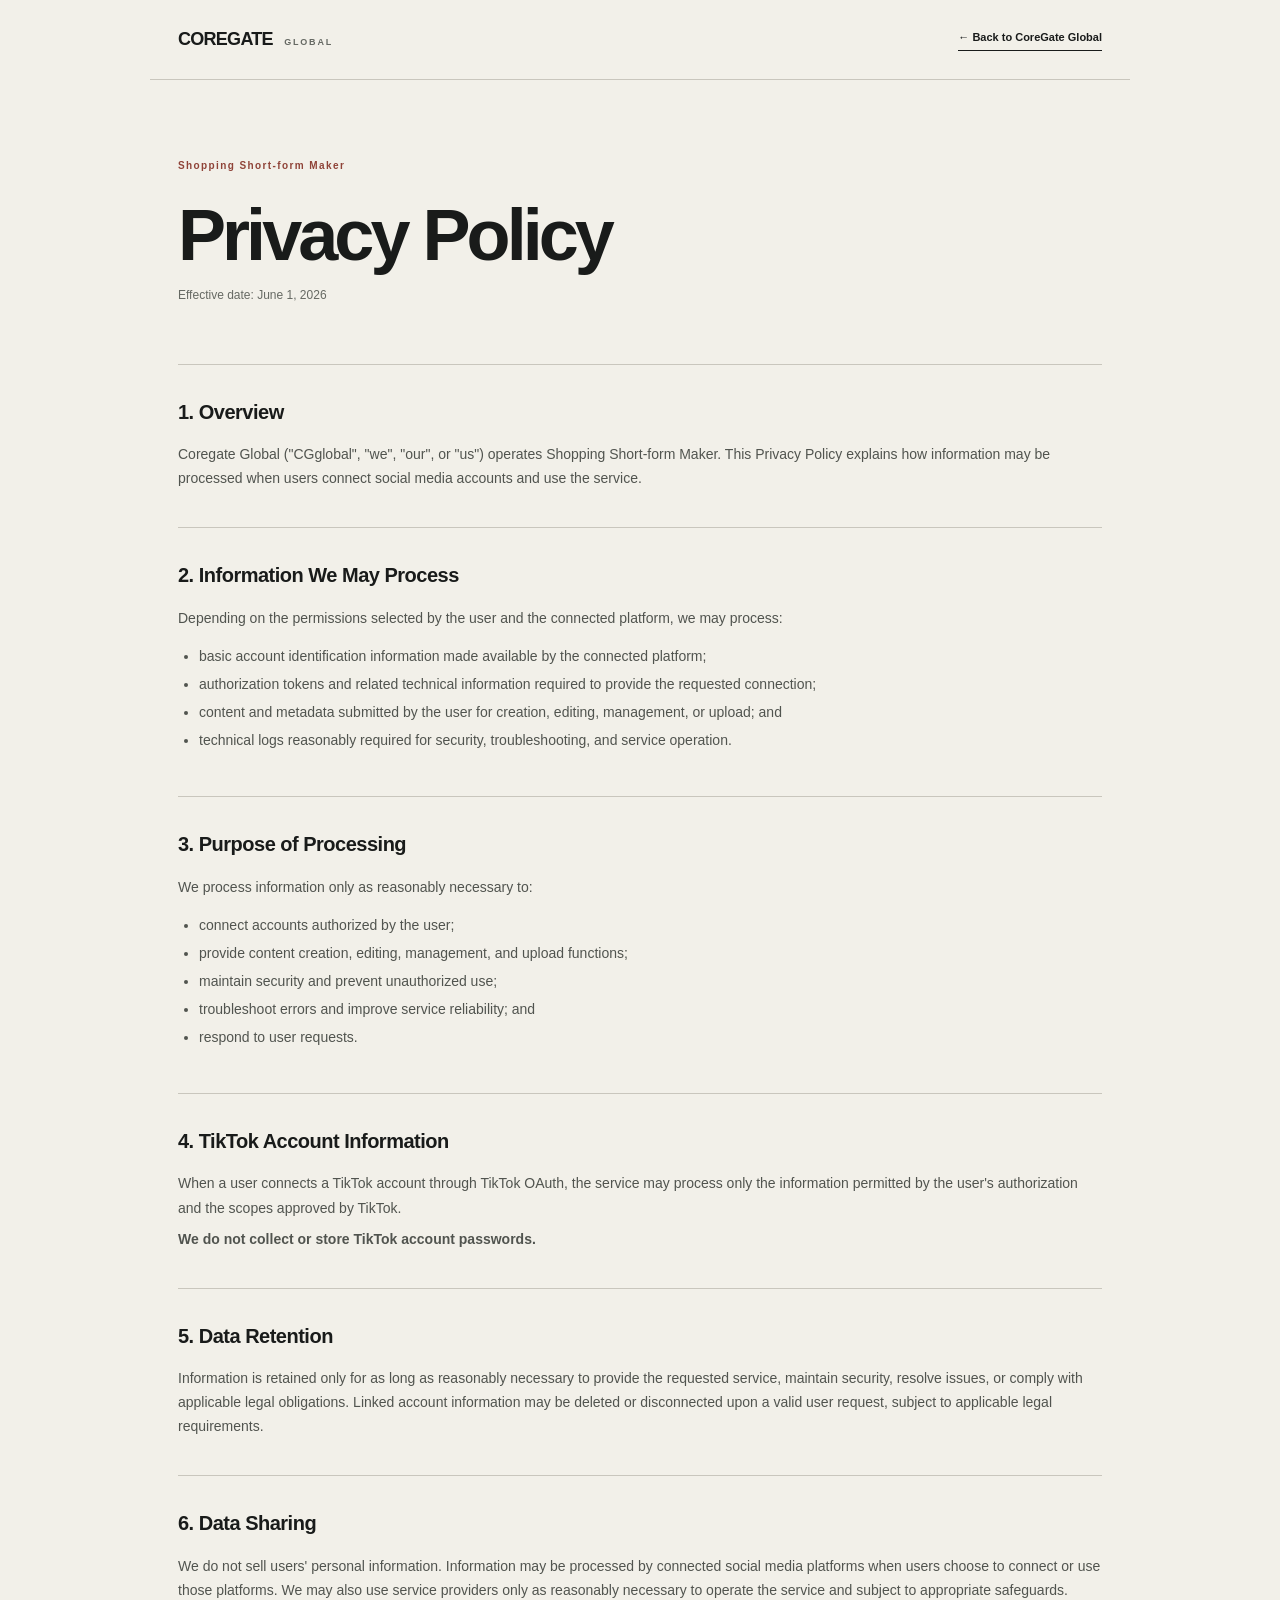
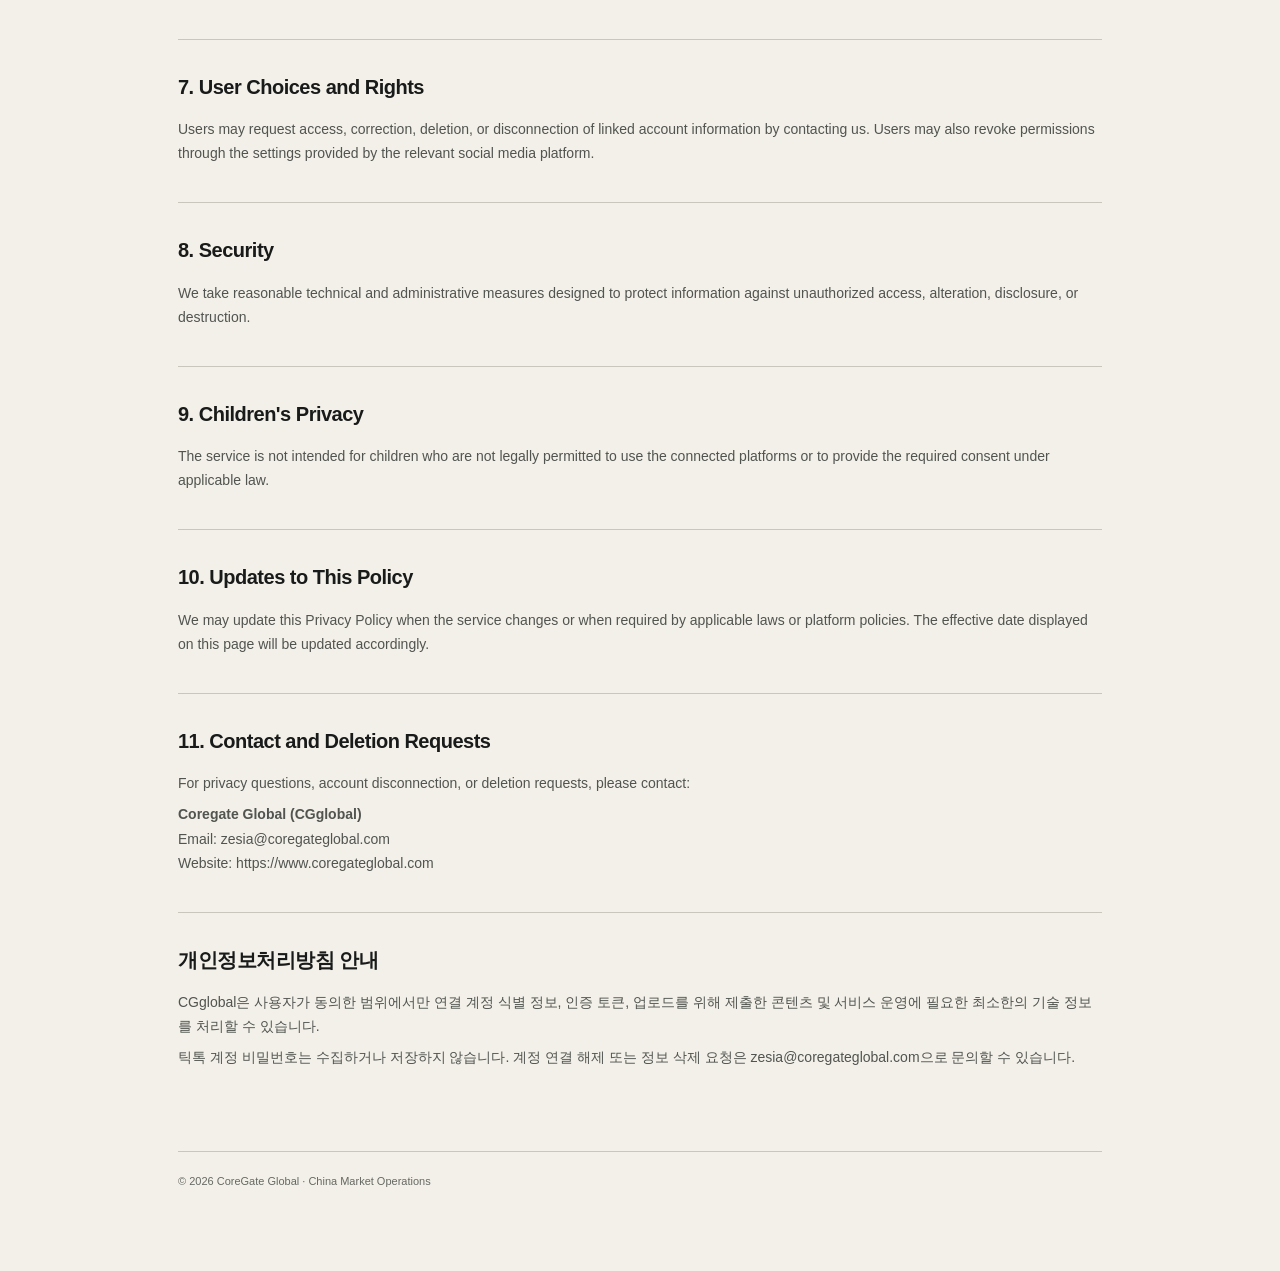
<file: privacy.html>
<!doctype html>
<html lang="en">
<head>
<meta charset="utf-8">
<meta name="viewport" content="width=device-width,initial-scale=1">
<title>Privacy Policy | CGglobal</title>
<meta name="description" content="Privacy Policy for CGglobal Shopping Short-form Maker">
<style>
:root{
  --bg:#07111c;
  --panel:#0d1b29;
  --panel2:#102235;
  --text:#eef7ff;
  --muted:#a7bfd3;
  --line:rgba(255,255,255,.12);
  --accent:#4ce0c1;
  --accent2:#7ca7ff;
}
*{box-sizing:border-box}
html{scroll-behavior:smooth}
body{
  margin:0;
  font-family:Arial,"Noto Sans KR",sans-serif;
  color:var(--text);
  background:
    radial-gradient(circle at top right,rgba(76,224,193,.12),transparent 34rem),
    linear-gradient(180deg,#06101a 0%,#0a1724 100%);
  line-height:1.72;
}
a{color:var(--accent);text-decoration:none}
a:hover{text-decoration:underline}
.wrap{max-width:980px;margin:0 auto;padding:28px 20px 70px}
.top{
  display:flex;gap:16px;justify-content:space-between;align-items:center;
  padding:14px 0 26px;border-bottom:1px solid var(--line);margin-bottom:30px
}
.brand{font-size:20px;font-weight:800;letter-spacing:.3px}
.brand span{color:var(--accent)}
.home{
  display:inline-flex;align-items:center;gap:7px;padding:9px 13px;
  border:1px solid var(--line);border-radius:12px;color:var(--text);
  background:rgba(255,255,255,.03)
}
.hero{padding:18px 0 8px}
.badge{
  display:inline-block;padding:5px 10px;border-radius:999px;
  background:rgba(76,224,193,.12);color:var(--accent);font-size:13px;font-weight:700
}
h1{font-size:36px;line-height:1.24;margin:14px 0 6px}
.subtitle{color:var(--muted);margin:0 0 24px}
.card{
  background:rgba(13,27,41,.88);border:1px solid var(--line);border-radius:18px;
  padding:25px;margin:16px 0;box-shadow:0 12px 30px rgba(0,0,0,.12)
}
h2{font-size:22px;margin:0 0 10px;color:#fff}
h3{font-size:17px;margin:18px 0 5px;color:#dff8f2}
p{margin:7px 0;color:#d8e7f2}
ul{padding-left:21px;color:#d8e7f2}
li{margin:4px 0}
.note{color:var(--muted);font-size:14px}
.footer{
  margin-top:30px;padding-top:20px;border-top:1px solid var(--line);
  color:var(--muted);font-size:14px
}
.lang{margin-top:10px;color:var(--muted);font-size:14px}
@media(max-width:640px){
  h1{font-size:29px}.card{padding:19px}.top{align-items:flex-start;flex-direction:column}
}
</style>
<link rel="stylesheet" href="assets/legal.css">
</head>
<body>
<main class="wrap">
  <header class="top">
    <div class="brand">COREGATE <span>GLOBAL</span></div>
    <a class="home" href="./">← Back to CoreGate Global</a>
  </header>

  <section class="hero">
    <span class="badge">Shopping Short-form Maker</span>
    <h1>Privacy Policy</h1>
    <p class="subtitle">Effective date: June 1, 2026</p>
  </section>

  <section class="card">
    <h2>1. Overview</h2>
    <p>Coregate Global ("CGglobal", "we", "our", or "us") operates Shopping Short-form Maker. This Privacy Policy explains how information may be processed when users connect social media accounts and use the service.</p>
  </section>

  <section class="card">
    <h2>2. Information We May Process</h2>
    <p>Depending on the permissions selected by the user and the connected platform, we may process:</p>
    <ul>
      <li>basic account identification information made available by the connected platform;</li>
      <li>authorization tokens and related technical information required to provide the requested connection;</li>
      <li>content and metadata submitted by the user for creation, editing, management, or upload; and</li>
      <li>technical logs reasonably required for security, troubleshooting, and service operation.</li>
    </ul>
  </section>

  <section class="card">
    <h2>3. Purpose of Processing</h2>
    <p>We process information only as reasonably necessary to:</p>
    <ul>
      <li>connect accounts authorized by the user;</li>
      <li>provide content creation, editing, management, and upload functions;</li>
      <li>maintain security and prevent unauthorized use;</li>
      <li>troubleshoot errors and improve service reliability; and</li>
      <li>respond to user requests.</li>
    </ul>
  </section>

  <section class="card">
    <h2>4. TikTok Account Information</h2>
    <p>When a user connects a TikTok account through TikTok OAuth, the service may process only the information permitted by the user's authorization and the scopes approved by TikTok.</p>
    <p><strong>We do not collect or store TikTok account passwords.</strong></p>
  </section>

  <section class="card">
    <h2>5. Data Retention</h2>
    <p>Information is retained only for as long as reasonably necessary to provide the requested service, maintain security, resolve issues, or comply with applicable legal obligations. Linked account information may be deleted or disconnected upon a valid user request, subject to applicable legal requirements.</p>
  </section>

  <section class="card">
    <h2>6. Data Sharing</h2>
    <p>We do not sell users' personal information. Information may be processed by connected social media platforms when users choose to connect or use those platforms. We may also use service providers only as reasonably necessary to operate the service and subject to appropriate safeguards.</p>
  </section>

  <section class="card">
    <h2>7. User Choices and Rights</h2>
    <p>Users may request access, correction, deletion, or disconnection of linked account information by contacting us. Users may also revoke permissions through the settings provided by the relevant social media platform.</p>
  </section>

  <section class="card">
    <h2>8. Security</h2>
    <p>We take reasonable technical and administrative measures designed to protect information against unauthorized access, alteration, disclosure, or destruction.</p>
  </section>

  <section class="card">
    <h2>9. Children's Privacy</h2>
    <p>The service is not intended for children who are not legally permitted to use the connected platforms or to provide the required consent under applicable law.</p>
  </section>

  <section class="card">
    <h2>10. Updates to This Policy</h2>
    <p>We may update this Privacy Policy when the service changes or when required by applicable laws or platform policies. The effective date displayed on this page will be updated accordingly.</p>
  </section>

  <section class="card">
    <h2>11. Contact and Deletion Requests</h2>
    <p>For privacy questions, account disconnection, or deletion requests, please contact:</p>
    <p><strong>Coregate Global (CGglobal)</strong><br>
    Email: <a href="mailto:zesia@coregateglobal.com">zesia@coregateglobal.com</a><br>
    Website: <a href="https://www.coregateglobal.com">https://www.coregateglobal.com</a></p>
  </section>

  <section class="card">
    <h2>개인정보처리방침 안내</h2>
    <p>CGglobal은 사용자가 동의한 범위에서만 연결 계정 식별 정보, 인증 토큰, 업로드를 위해 제출한 콘텐츠 및 서비스 운영에 필요한 최소한의 기술 정보를 처리할 수 있습니다.</p>
    <p>틱톡 계정 비밀번호는 수집하거나 저장하지 않습니다. 계정 연결 해제 또는 정보 삭제 요청은 <a href="mailto:zesia@coregateglobal.com">zesia@coregateglobal.com</a>으로 문의할 수 있습니다.</p>
  </section>

  <footer class="footer">
    © 2026 CoreGate Global · China Market Operations
  </footer>
</main>
</body>
</html>
</file>
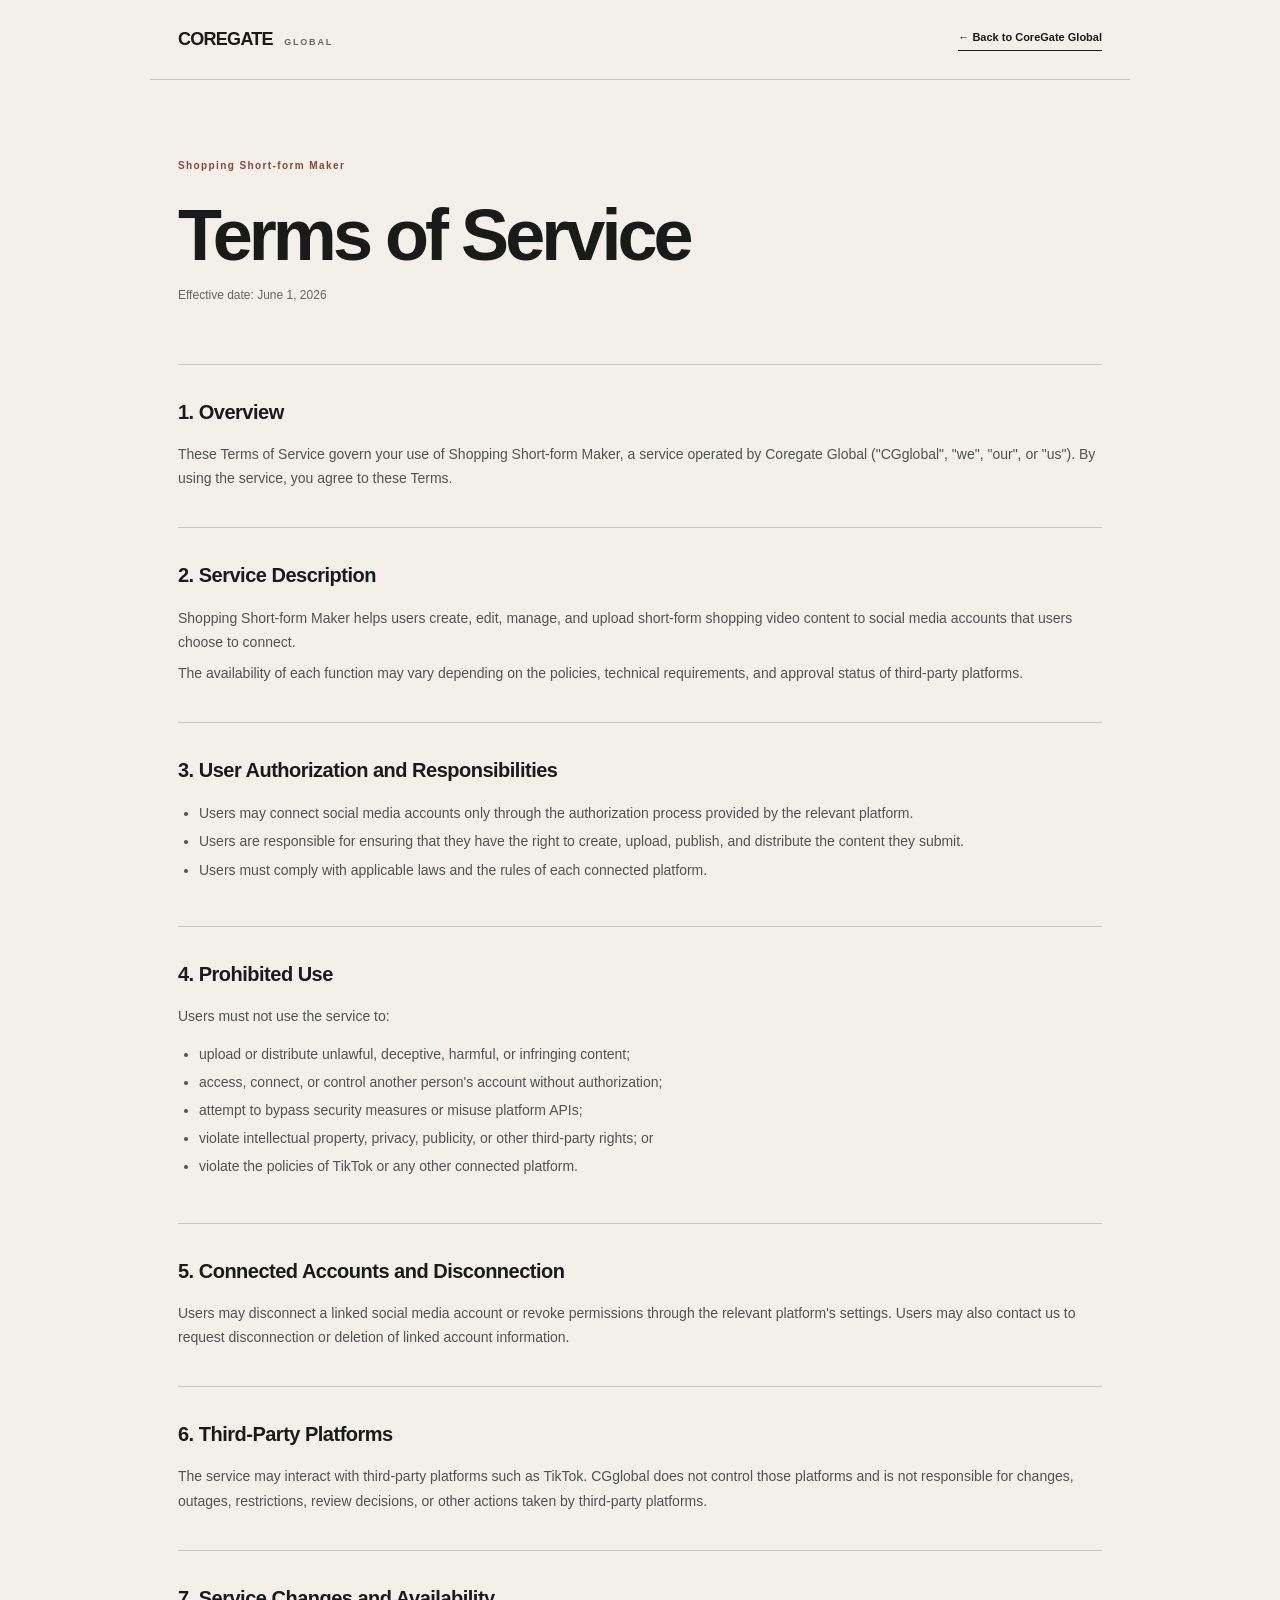
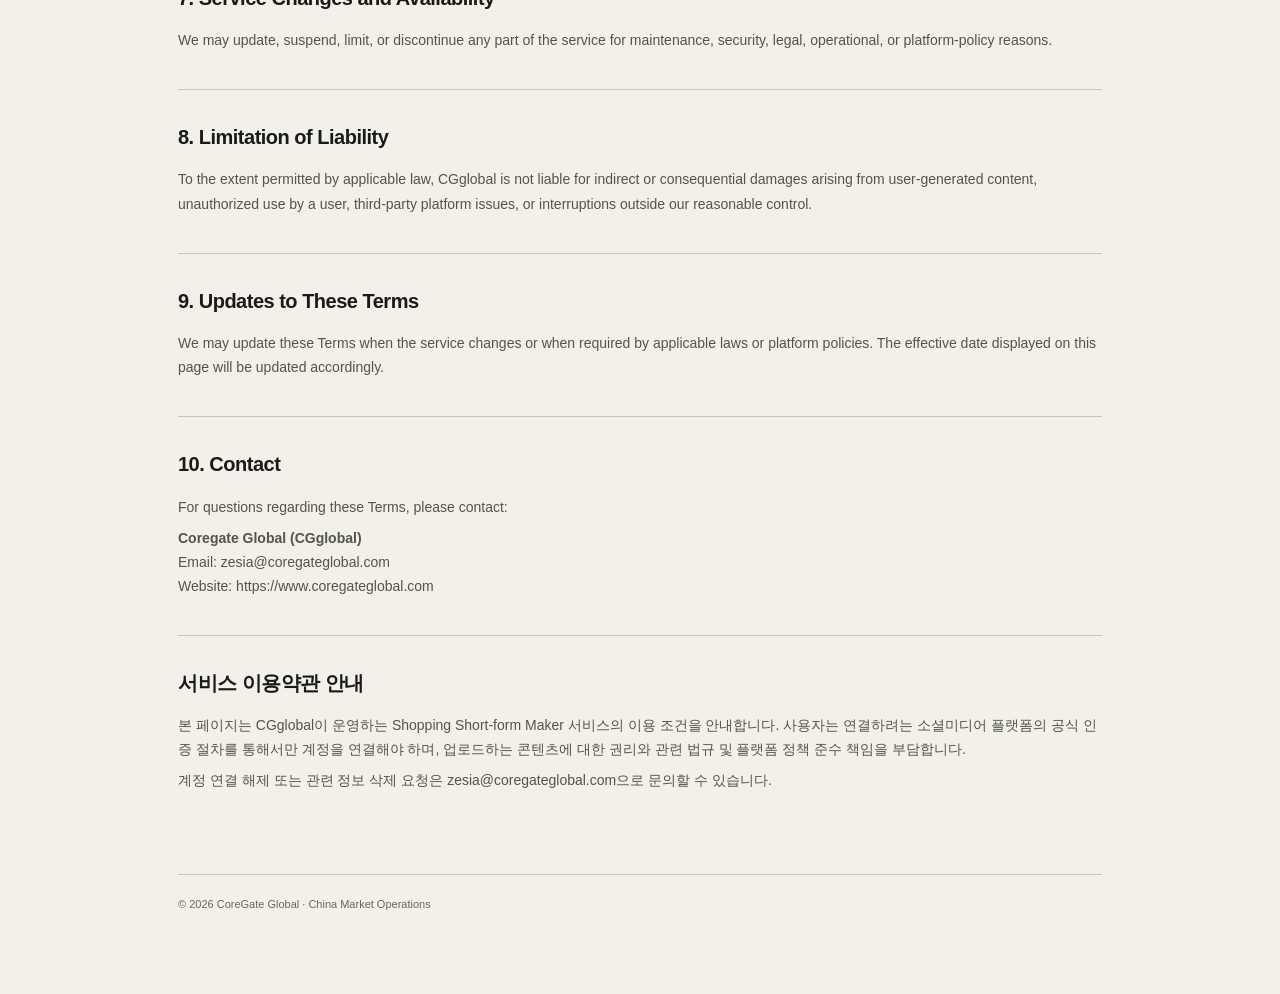
<file: terms.html>
<!doctype html>
<html lang="en">
<head>
<meta charset="utf-8">
<meta name="viewport" content="width=device-width,initial-scale=1">
<title>Terms of Service | CGglobal</title>
<meta name="description" content="Terms of Service for CGglobal Shopping Short-form Maker">
<style>
:root{
  --bg:#07111c;
  --panel:#0d1b29;
  --panel2:#102235;
  --text:#eef7ff;
  --muted:#a7bfd3;
  --line:rgba(255,255,255,.12);
  --accent:#4ce0c1;
  --accent2:#7ca7ff;
}
*{box-sizing:border-box}
html{scroll-behavior:smooth}
body{
  margin:0;
  font-family:Arial,"Noto Sans KR",sans-serif;
  color:var(--text);
  background:
    radial-gradient(circle at top right,rgba(76,224,193,.12),transparent 34rem),
    linear-gradient(180deg,#06101a 0%,#0a1724 100%);
  line-height:1.72;
}
a{color:var(--accent);text-decoration:none}
a:hover{text-decoration:underline}
.wrap{max-width:980px;margin:0 auto;padding:28px 20px 70px}
.top{
  display:flex;gap:16px;justify-content:space-between;align-items:center;
  padding:14px 0 26px;border-bottom:1px solid var(--line);margin-bottom:30px
}
.brand{font-size:20px;font-weight:800;letter-spacing:.3px}
.brand span{color:var(--accent)}
.home{
  display:inline-flex;align-items:center;gap:7px;padding:9px 13px;
  border:1px solid var(--line);border-radius:12px;color:var(--text);
  background:rgba(255,255,255,.03)
}
.hero{padding:18px 0 8px}
.badge{
  display:inline-block;padding:5px 10px;border-radius:999px;
  background:rgba(76,224,193,.12);color:var(--accent);font-size:13px;font-weight:700
}
h1{font-size:36px;line-height:1.24;margin:14px 0 6px}
.subtitle{color:var(--muted);margin:0 0 24px}
.card{
  background:rgba(13,27,41,.88);border:1px solid var(--line);border-radius:18px;
  padding:25px;margin:16px 0;box-shadow:0 12px 30px rgba(0,0,0,.12)
}
h2{font-size:22px;margin:0 0 10px;color:#fff}
h3{font-size:17px;margin:18px 0 5px;color:#dff8f2}
p{margin:7px 0;color:#d8e7f2}
ul{padding-left:21px;color:#d8e7f2}
li{margin:4px 0}
.note{color:var(--muted);font-size:14px}
.footer{
  margin-top:30px;padding-top:20px;border-top:1px solid var(--line);
  color:var(--muted);font-size:14px
}
.lang{margin-top:10px;color:var(--muted);font-size:14px}
@media(max-width:640px){
  h1{font-size:29px}.card{padding:19px}.top{align-items:flex-start;flex-direction:column}
}
</style>
<link rel="stylesheet" href="assets/legal.css">
</head>
<body>
<main class="wrap">
  <header class="top">
    <div class="brand">COREGATE <span>GLOBAL</span></div>
    <a class="home" href="./">← Back to CoreGate Global</a>
  </header>

  <section class="hero">
    <span class="badge">Shopping Short-form Maker</span>
    <h1>Terms of Service</h1>
    <p class="subtitle">Effective date: June 1, 2026</p>
  </section>

  <section class="card">
    <h2>1. Overview</h2>
    <p>These Terms of Service govern your use of Shopping Short-form Maker, a service operated by Coregate Global ("CGglobal", "we", "our", or "us"). By using the service, you agree to these Terms.</p>
  </section>

  <section class="card">
    <h2>2. Service Description</h2>
    <p>Shopping Short-form Maker helps users create, edit, manage, and upload short-form shopping video content to social media accounts that users choose to connect.</p>
    <p>The availability of each function may vary depending on the policies, technical requirements, and approval status of third-party platforms.</p>
  </section>

  <section class="card">
    <h2>3. User Authorization and Responsibilities</h2>
    <ul>
      <li>Users may connect social media accounts only through the authorization process provided by the relevant platform.</li>
      <li>Users are responsible for ensuring that they have the right to create, upload, publish, and distribute the content they submit.</li>
      <li>Users must comply with applicable laws and the rules of each connected platform.</li>
    </ul>
  </section>

  <section class="card">
    <h2>4. Prohibited Use</h2>
    <p>Users must not use the service to:</p>
    <ul>
      <li>upload or distribute unlawful, deceptive, harmful, or infringing content;</li>
      <li>access, connect, or control another person's account without authorization;</li>
      <li>attempt to bypass security measures or misuse platform APIs;</li>
      <li>violate intellectual property, privacy, publicity, or other third-party rights; or</li>
      <li>violate the policies of TikTok or any other connected platform.</li>
    </ul>
  </section>

  <section class="card">
    <h2>5. Connected Accounts and Disconnection</h2>
    <p>Users may disconnect a linked social media account or revoke permissions through the relevant platform's settings. Users may also contact us to request disconnection or deletion of linked account information.</p>
  </section>

  <section class="card">
    <h2>6. Third-Party Platforms</h2>
    <p>The service may interact with third-party platforms such as TikTok. CGglobal does not control those platforms and is not responsible for changes, outages, restrictions, review decisions, or other actions taken by third-party platforms.</p>
  </section>

  <section class="card">
    <h2>7. Service Changes and Availability</h2>
    <p>We may update, suspend, limit, or discontinue any part of the service for maintenance, security, legal, operational, or platform-policy reasons.</p>
  </section>

  <section class="card">
    <h2>8. Limitation of Liability</h2>
    <p>To the extent permitted by applicable law, CGglobal is not liable for indirect or consequential damages arising from user-generated content, unauthorized use by a user, third-party platform issues, or interruptions outside our reasonable control.</p>
  </section>

  <section class="card">
    <h2>9. Updates to These Terms</h2>
    <p>We may update these Terms when the service changes or when required by applicable laws or platform policies. The effective date displayed on this page will be updated accordingly.</p>
  </section>

  <section class="card">
    <h2>10. Contact</h2>
    <p>For questions regarding these Terms, please contact:</p>
    <p><strong>Coregate Global (CGglobal)</strong><br>
    Email: <a href="mailto:zesia@coregateglobal.com">zesia@coregateglobal.com</a><br>
    Website: <a href="https://www.coregateglobal.com">https://www.coregateglobal.com</a></p>
  </section>

  <section class="card">
    <h2>서비스 이용약관 안내</h2>
    <p>본 페이지는 CGglobal이 운영하는 Shopping Short-form Maker 서비스의 이용 조건을 안내합니다. 사용자는 연결하려는 소셜미디어 플랫폼의 공식 인증 절차를 통해서만 계정을 연결해야 하며, 업로드하는 콘텐츠에 대한 권리와 관련 법규 및 플랫폼 정책 준수 책임을 부담합니다.</p>
    <p>계정 연결 해제 또는 관련 정보 삭제 요청은 <a href="mailto:zesia@coregateglobal.com">zesia@coregateglobal.com</a>으로 문의할 수 있습니다.</p>
  </section>

  <footer class="footer">
    © 2026 CoreGate Global · China Market Operations
  </footer>
</main>
</body>
</html>
</file>
<file: assets/site.css>
:root {
  --paper: #f2f0e9;
  --paper-deep: #e8e4da;
  --ink: #191b1a;
  --muted: #666963;
  --line: #c9c6bd;
  --white: #fff;
  --olive: #5e675b;
  --brick: #8f4338;
  --shell: 1380px;
  --gutter: clamp(22px, 4.5vw, 72px);
  --radius-lg: 44px;
  --radius-md: 28px;
  --radius-pill: 999px;
}

* { box-sizing: border-box; }
html { scroll-behavior: smooth; scroll-padding-top: 80px; }
body { margin: 0; background: var(--paper); color: var(--ink); font-family: "Pretendard", "Apple SD Gothic Neo", "Noto Sans KR", "Malgun Gothic", Arial, sans-serif; word-break: keep-all; -webkit-font-smoothing: antialiased; }
body.menu-open { overflow: hidden; }
a { color: inherit; text-decoration: none; }
button, input, select, textarea { font: inherit; }
button { color: inherit; }
img { display: block; width: 100%; }
figure, p, dl, dd { margin: 0; }
.shell { width: min(var(--shell), calc(100% - var(--gutter) * 2)); margin-inline: auto; }
.lang-en, .lang-zh { display: none; }
html[lang="en"] .lang-ko, html[lang="en"] .lang-zh { display: none !important; }
html[lang="en"] .lang-en { display: initial; }
html[lang="zh-CN"] .lang-ko, html[lang="zh-CN"] .lang-en { display: none !important; }
html[lang="zh-CN"] .lang-zh { display: initial; }
.skip { position: fixed; z-index: 999; left: 16px; top: -60px; padding: 12px 16px; background: var(--ink); color: var(--white); font-size: 13px; }
.skip:focus { top: 12px; }
.reveal { opacity: 1; transform: none; }
html.js .reveal { opacity: 0; transform: translateY(14px); transition: opacity .55s ease, transform .55s ease; }
html.js .reveal.is-visible { opacity: 1; transform: none; }

.site-header { position: fixed; z-index: 100; inset: 0 0 auto; height: 80px; background: rgba(242, 240, 233, .94); border-bottom: 1px solid rgba(25, 27, 26, .18); backdrop-filter: blur(12px); }
.nav-row { height: 100%; display: flex; align-items: center; }
.wordmark { display: inline-flex; align-items: center; min-width: 218px; }
.wordmark img { width: 198px; height: auto; }
.primary-nav { display: flex; align-self: stretch; gap: 30px; margin-left: auto; }
.primary-nav a { position: relative; display: grid; place-items: center; font-size: 12px; font-weight: 700; }
.primary-nav a::after { content: ""; position: absolute; left: 0; right: 100%; bottom: 18px; height: 1px; background: var(--ink); transition: right .2s ease; }
.primary-nav a:hover::after, .primary-nav a:focus-visible::after { right: 0; }
.nav-tools { display: flex; align-items: center; gap: 22px; margin-left: 34px; }
.language { display: flex; gap: 7px; }
.language button { padding: 0; border: 0; background: transparent; color: #9b9c97; font-size: 10px; font-weight: 850; cursor: pointer; }
.language button.active { color: var(--ink); }
.nav-contact { padding: 11px 17px; border-radius: var(--radius-pill); background: var(--ink); color: var(--white); font-size: 11px; font-weight: 800; }
.menu-toggle { display: none; width: 34px; height: 34px; padding: 7px; border: 0; background: transparent; cursor: pointer; }
.menu-toggle span { display: block; height: 1px; margin: 6px 0; background: var(--ink); }

.hero { min-height: 790px; padding: 80px 0 0; }
.hero-grid { display: grid; grid-template-columns: minmax(450px, .96fr) minmax(540px, 1.04fr); min-height: 710px; }
.hero-copy { display: flex; flex-direction: column; padding: 82px clamp(38px, 4.3vw, 68px) 50px 0; }
.overline { color: var(--brick); font-size: 10px; font-weight: 850; letter-spacing: .18em; }
.hero h1 { max-width: 760px; margin: 28px 0 0; font-size: clamp(50px, 4.75vw, 70px); line-height: 1.08; letter-spacing: -.057em; font-weight: 720; }
.hero-lead { max-width: 630px; margin-top: 30px; color: #545751; font-size: 16px; line-height: 1.78; }
.hero-actions { display: flex; align-items: center; gap: 27px; margin-top: 32px; }
.button { min-height: 50px; padding: 0 23px; border: 1px solid currentColor; border-radius: var(--radius-pill); display: inline-flex; align-items: center; justify-content: center; font-size: 12px; font-weight: 800; cursor: pointer; }
.button-dark { background: var(--ink); color: var(--white); border-color: var(--ink); }
.text-link { display: inline-flex; align-items: center; gap: 18px; padding: 14px 0 8px; border-bottom: 1px solid var(--ink); font-size: 12px; font-weight: 750; }
.text-link i { font-style: normal; }
.section-page-link { display: inline-flex; align-items: center; gap: 34px; margin-top: 30px; padding-bottom: 8px; border-bottom: 1px solid #8f918a; color: var(--ink); font-size: 10px; font-weight: 850; letter-spacing: .02em; }
.section-page-link i { font-style: normal; }
.section-page-link-light { margin-left: clamp(0px, 18vw, 250px); border-color: rgba(255,255,255,.45); color: #fff; }
@media (max-width: 760px) { .section-page-link-light { margin-left: 0; } }
.hero-facts { display: grid; grid-template-columns: .7fr 1.35fr 1fr; gap: 18px; margin-top: auto; padding-top: 22px; border-top: 1px solid var(--line); }
.hero-facts div { min-width: 0; }
.hero-facts dt { font-size: 13px; font-weight: 850; letter-spacing: -.015em; }
.hero-facts dd { margin-top: 6px; color: #74766f; font-size: 10px; font-weight: 700; letter-spacing: .04em; }
.hero-media { display: grid; grid-template-columns: minmax(0, 1.65fr) minmax(185px, .72fr); gap: 14px; min-width: 0; padding: 36px 0; }
.hero-media figure { position: relative; min-height: 0; overflow: hidden; border-radius: var(--radius-md); background: #dad7d0; }
.hero-media img { height: 100%; object-fit: cover; }
.hero-media figcaption { position: absolute; right: 12px; bottom: 12px; padding: 7px 9px; background: rgba(25, 27, 26, .82); color: var(--white); font-size: 8px; font-weight: 800; letter-spacing: .12em; }
.hero-main { height: 100%; border-radius: 160px 32px 32px 32px !important; }
.hero-main img { object-position: center; }
.hero-side { display: grid; grid-template-rows: 1fr 1fr; gap: 14px; min-height: 0; }
.hero-side figure:first-child { border-radius: 30px 90px 30px 30px; }
.hero-side figure:last-child { border-radius: 30px 30px 90px 30px; }
.hero-side figure:first-child img { object-position: center; }
.hero-side figure:last-child img { object-position: center; }

.intro-strip { padding: 18px 0 24px; background: var(--paper); }
.strip-grid { display: grid; grid-template-columns: repeat(4, 1fr); gap: 12px; }
.strip-grid span { padding: 15px 12px; border: 1px solid var(--line); border-radius: var(--radius-pill); background: var(--white); text-align: center; font-size: 9px; font-weight: 850; letter-spacing: .1em; }
.strip-grid span:first-child { border-left: 1px solid var(--line); }

.section { padding: clamp(62px, 6.4vw, 88px) 0; }
.about { background: var(--paper); }
.about .editorial-grid { padding: clamp(42px, 5vw, 68px); border-radius: var(--radius-lg); background: var(--white); }
.editorial-grid { display: block; }
.section-index { display: block; margin-bottom: 18px; }
.section-index p { color: var(--brick); font-size: 10px; font-weight: 850; letter-spacing: .17em; }
.editorial-copy h2, .section-heading h2, .network-content h2 { margin: 0; max-width: 900px; font-size: clamp(38px, 4.3vw, 60px); line-height: 1.13; letter-spacing: -.052em; font-weight: 700; }
.about-lead { max-width: 940px; margin-top: 28px; color: #565953; font-size: 16px; line-height: 1.85; }
.about-points { display: grid; grid-template-columns: repeat(3, 1fr); margin-top: 34px; border-top: 1px solid var(--line); }
.about-points article { min-width: 0; padding: 25px 30px 0 0; }
.about-points article + article { padding-left: 30px; border-left: 1px solid var(--line); }
.about-points span { color: var(--brick); font-size: 9px; font-weight: 850; letter-spacing: .12em; }
.about-points h3 { margin: 15px 0 0; font-size: 19px; letter-spacing: -.03em; }
.about-points p { margin-top: 9px; color: #696c66; font-size: 12px; line-height: 1.7; }

.capabilities { background: var(--paper-deep); }
.section-heading { display: block; }
.heading-note-dark { max-width: 720px; margin-top: 18px; color: #62655f; font-size: 14px; line-height: 1.72; }
.capability-list { display: grid; grid-template-columns: 1fr 1fr; gap: 0; margin-top: 34px; overflow: hidden; border: 1px solid rgba(25,27,26,.13); border-radius: 42px; background: rgba(255,255,255,.66); }
.capability-list article { display: grid; grid-template-columns: 112px minmax(0, 1fr); gap: 22px; min-width: 0; padding: 30px; border-bottom: 1px solid rgba(25,27,26,.12); }
.capability-list article:nth-child(odd) { border-right: 1px solid rgba(25,27,26,.12); }
.capability-list article:nth-last-child(-n+2) { border-bottom: 0; }
.service-code { padding-top: 6px; color: var(--brick); font-size: 9px; line-height: 1.4; font-weight: 850; letter-spacing: .1em; }
.capability-body { min-width: 0; }
.capability-list h3 { margin: 0; font-size: clamp(21px, 1.9vw, 28px); line-height: 1.24; letter-spacing: -.038em; }
.capability-list p { margin-top: 10px; color: #5f625c; font-size: 13px; line-height: 1.72; }
.capability-list ul { display: flex; flex-wrap: wrap; gap: 7px; margin: 18px 0 0; padding: 0; list-style: none; }
.capability-list li { padding: 7px 10px; border: 1px solid #cbc7bd; border-radius: var(--radius-pill); color: #575a54; font-size: 9px; font-weight: 750; }

.process { background: var(--paper); }
.process-grid { display: grid; grid-template-columns: minmax(300px, .72fr) minmax(520px, 1.28fr); gap: clamp(42px, 7vw, 100px); align-items: start; }
.section-index-label { color: var(--brick); font-size: 10px; font-weight: 850; letter-spacing: .17em; }
.process-intro h2 { margin: 22px 0 0; font-size: clamp(37px, 4.1vw, 56px); line-height: 1.14; letter-spacing: -.052em; }
.process-intro > p:last-child { max-width: 540px; margin-top: 24px; color: #60635d; font-size: 14px; line-height: 1.8; }
.process-list { margin: 0; padding: 0; border-top: 1px solid var(--line); list-style: none; }
.process-list li { display: grid; grid-template-columns: 54px 1fr; gap: 22px; padding: 21px 0; border-bottom: 1px solid var(--line); }
.process-list > li > span { color: var(--brick); font-size: 10px; font-weight: 850; letter-spacing: .1em; }
.process-list h3 { margin: 0; font-size: 21px; letter-spacing: -.03em; }
.process-list p { margin-top: 7px; color: #6b6e68; font-size: 12px; line-height: 1.65; }

.work { border-radius: 64px 64px 0 0; background: var(--ink); color: var(--white); overflow: hidden; }
.section-heading-light .section-index p { color: #9fa29b; }
.section-heading-light .heading-note { max-width: 620px; margin-top: 17px; color: #9fa29b; font-size: 12px; line-height: 1.7; }
.section-more { display: inline-flex; gap: 16px; margin-top: 20px; padding-bottom: 6px; border-bottom: 1px solid #777b75; color: #d5d8d2; font-size: 10px; font-weight: 800; }
.case-grid { display: grid; grid-template-columns: repeat(3, 1fr); gap: clamp(20px, 2.4vw, 34px); margin-top: 42px; }
.case-card { min-width: 0; padding: 12px 12px 24px; border: 1px solid #383b38; border-radius: 38px; background: #212321; }
.case-card-link { display: flex; flex-direction: column; height: 100%; }
.case-card figure { aspect-ratio: 4 / 3; overflow: hidden; border-radius: 25px; background: #2c2e2c; }
.case-card figure img { height: 100%; object-fit: cover; transition: transform .55s ease; }
.case-card:nth-child(2) figure img { object-fit: cover; }
.case-card:nth-child(3) figure img { object-fit: contain; }
.case-card .case-portrait img { object-fit: contain; background: #151715; }
.case-card:hover figure img { transform: scale(1.015); }
.case-meta { display: flex; justify-content: space-between; gap: 20px; margin: 15px 10px 0; padding-bottom: 11px; border-bottom: 1px solid #444744; color: #a9aca6; font-size: 8px; font-weight: 850; letter-spacing: .13em; }
.case-card h3 { margin: 16px 10px 0; font-size: clamp(22px, 2.2vw, 31px); line-height: 1.3; letter-spacing: -.035em; }
.case-card p { margin: 10px 10px 0; color: #aeb0ab; font-size: 13px; line-height: 1.72; }
.case-card-role { display: flex; gap: 12px; margin: 17px 10px 0; padding-top: 13px; border-top: 1px solid #3d403d; color: #c9ccc6; font-size: 9px; line-height: 1.5; }
.case-card-role b { flex: 0 0 auto; color: #858983; font-size: 8px; letter-spacing: .1em; }
.case-card-cta { display: inline-flex; align-items: center; justify-content: space-between; gap: 20px; margin: auto 10px 0; padding-top: 18px; color: #f0f2ed; font-size: 9px; font-weight: 800; letter-spacing: .04em; }

.kotra-feature { display: grid; grid-template-columns: minmax(0, 1.3fr) minmax(330px, .7fr); gap: 12px; margin-top: 42px; padding: 12px; border: 1px solid #3b3e3b; border-radius: 48px; background: #242624; }
.kotra-feature > figure { min-height: 460px; overflow: hidden; border-radius: 36px 110px 36px 36px; background: #181a18; }
.kotra-feature > figure img { height: 100%; object-fit: cover; object-position: center; }
.kotra-copy { display: flex; flex-direction: column; justify-content: center; padding: clamp(28px, 3.3vw, 48px); }
.kotra-meta { display: flex; justify-content: space-between; gap: 24px; padding-bottom: 14px; border-bottom: 1px solid #474a47; color: #a8aba5; font-size: 9px; font-weight: 850; letter-spacing: .12em; }
.kotra-copy h3 { margin: 24px 0 0; font-size: clamp(29px, 3vw, 43px); line-height: 1.18; letter-spacing: -.045em; }
.kotra-copy > p { margin-top: 19px; color: #b9bcb6; font-size: 14px; line-height: 1.8; }
.kotra-scope { display: flex; flex-wrap: wrap; gap: 8px; margin-top: 28px; }
.kotra-scope > span { padding: 9px 12px; border: 1px solid #555955; border-radius: var(--radius-pill); color: #d5d8d2; font-size: 9px; font-weight: 750; }
.case-entry { display: inline-flex; justify-content: space-between; gap: 20px; margin-top: 28px; padding-bottom: 7px; border-bottom: 1px solid #686c68; color: #f1f3ef; font-size: 10px; font-weight: 800; }
.kotra-feature, .case-card { transition: border-color .25s ease, transform .25s ease; }
.kotra-feature:hover, .case-card:hover { border-color: #656965; transform: translateY(-2px); }

.creator-records { background: var(--paper-deep); }
.record-heading { display: grid; grid-template-columns: minmax(170px, .34fr) minmax(0, 1fr); gap: clamp(30px, 5vw, 78px); align-items: end; }
.record-heading .section-index { align-self: start; }
.record-heading h2 { margin: 0; max-width: 900px; font-size: clamp(38px, 4.3vw, 60px); line-height: 1.13; letter-spacing: -.052em; font-weight: 700; }
.record-heading > div:last-child > p { max-width: 720px; margin-top: 20px; color: #5f625c; font-size: 14px; line-height: 1.75; }
.record-panel { display: grid; min-width: 0; overflow: hidden; border-radius: 52px; }
.record-collaboration { grid-template-columns: minmax(330px, .72fr) minmax(0, 1.28fr); gap: clamp(28px, 4vw, 60px); margin-top: 42px; padding: clamp(18px, 2.2vw, 30px); background: #191b1a; color: var(--white); }
.record-panel .record-copy { display: flex; flex-direction: column; justify-content: center; min-width: 0; padding: clamp(22px, 3.2vw, 46px); }
.record-label { color: var(--brick); font-size: 9px; font-weight: 850; letter-spacing: .16em; }
.record-collaboration .record-label { color: #d18a7d; }
.record-copy h3 { margin: 22px 0 0; font-size: clamp(30px, 3.4vw, 48px); line-height: 1.15; letter-spacing: -.05em; }
.record-copy > p { margin-top: 22px; color: #666a63; font-size: 14px; line-height: 1.85; }
.record-collaboration .record-copy > p { color: #b8bbb5; }
.record-keywords { display: flex; flex-wrap: wrap; gap: 8px; margin-top: 28px; }
.record-keywords span { padding: 9px 12px; border: 1px solid #444744; border-radius: var(--radius-pill); color: #c7cac4; font-size: 8px; font-weight: 850; letter-spacing: .09em; }
.record-detail-link { display: inline-flex; justify-content: space-between; gap: 20px; align-self: flex-start; margin-top: 28px; padding-bottom: 7px; border-bottom: 1px solid #616561; color: #f0f2ed; font-size: 10px; font-weight: 800; }
.record-detail-dark { border-color: #999b95; color: var(--ink); }
.collaboration-media { display: grid; grid-template-columns: minmax(0, 1fr) clamp(140px, 14vw, 210px); grid-template-rows: 42fr 58fr; gap: 12px; min-width: 0; min-height: 560px; }
.collaboration-media figure { overflow: hidden; background: #2a2d2a; }
.collaboration-media img { height: 100%; object-fit: cover; }
.collaboration-stage { grid-row: 1 / -1; border-radius: 130px 32px 32px 32px; }
.collaboration-stage img { object-position: center; }
.collaboration-partners { border-radius: 32px 92px 32px 32px; }
.collaboration-partners img { object-position: center 23%; }
.collaboration-live { border-radius: 32px; }
.collaboration-live img { object-fit: contain; background: #090a09; }
.record-education { grid-template-columns: minmax(0, 1.16fr) minmax(350px, .84fr); gap: clamp(32px, 4.5vw, 68px); margin-top: 22px; padding: clamp(18px, 2.2vw, 30px); border: 1px solid #d1cec5; background: #f9f7f1; color: var(--ink); }
.education-media { position: relative; min-height: 500px; }
.education-media figure { overflow: hidden; background: #d7d4cc; }
.education-media img { height: 100%; object-fit: cover; }
.education-main { position: absolute; inset: 0; border-radius: 34px 150px 34px 34px; }
.education-main img { object-position: 38% center; }
.education-side { position: absolute; right: 20px; bottom: 20px; width: 40%; aspect-ratio: 1; border: 9px solid #f9f7f1; border-radius: 50%; }
.education-side img { object-position: 55% center; }
.education-examples { display: grid; gap: 0; margin: 28px 0 0; padding: 0; border-top: 1px solid #d5d2c9; list-style: none; }
.education-examples li { padding: 12px 0; border-bottom: 1px solid #d5d2c9; color: #494c47; font-size: 12px; font-weight: 700; }
.education-examples li::before { content: "↘"; display: inline-block; width: 24px; color: var(--brick); }

.incubator { background: var(--paper); color: var(--white); }
.incubator-grid { display: grid; grid-template-columns: .66fr 1.34fr; gap: clamp(40px, 6vw, 82px); align-items: center; padding: clamp(44px, 5vw, 68px); border-radius: 52px; background: var(--olive); }
.incubator-label { display: flex; flex-direction: column; align-items: flex-start; }
.incubator-label span { font-size: 9px; font-weight: 850; letter-spacing: .16em; }
.incubator-label b { margin-top: 27px; font-family: Georgia, "Times New Roman", serif; font-size: clamp(36px, 4.4vw, 60px); line-height: .96; letter-spacing: -.045em; font-weight: 400; }
.incubator h2 { margin: 0; font-size: clamp(38px, 4.3vw, 60px); line-height: 1.12; letter-spacing: -.052em; font-weight: 680; }
.incubator p { max-width: 760px; margin-top: 30px; padding-top: 22px; border-top: 1px solid rgba(255,255,255,.35); color: #e3e6e0; font-size: 15px; line-height: 1.85; }

.network { background: var(--white); }
.network-lead { max-width: 800px; margin-top: 24px; color: #5f625c; font-size: 15px; line-height: 1.85; }
.network-grid { display: grid; grid-template-columns: 1fr 1fr; column-gap: 42px; margin-top: 32px; border-top: 1px solid var(--line); }
.network-grid article { display: flex; align-items: center; gap: 18px; min-width: 0; padding: 22px 0; border-bottom: 1px solid var(--line); }
.network-grid article > span { flex: 0 0 auto; min-width: 94px; height: 30px; padding: 0 10px; display: inline-flex; align-items: center; justify-content: center; border-radius: var(--radius-pill); background: var(--paper-deep); color: var(--brick); font-size: 8px; line-height: 1; font-weight: 850; letter-spacing: .08em; }
.network-grid h3 { margin: 0; font-size: 20px; letter-spacing: -.03em; }
.network-grid p { margin-top: 5px; color: #6d7069; font-size: 12px; }

.association { padding: 18px 0 64px; background: var(--white); color: var(--white); }
.association-row { display: grid; grid-template-columns: 1fr .72fr; gap: clamp(42px, 6vw, 88px); align-items: center; padding: clamp(40px, 5vw, 64px); border-radius: 44px; background: var(--brick); }
.association .overline { color: #f0d7d2; }
.association h2 { max-width: 720px; margin: 15px 0 0; font-size: clamp(30px, 3.9vw, 55px); line-height: 1.17; letter-spacing: -.05em; }
.association-row > p { color: #f3ded9; font-size: 14px; line-height: 1.85; }

.contact { background: var(--paper); color: var(--white); }
.contact-grid { display: grid; grid-template-columns: .85fr 1.15fr; gap: clamp(48px, 7vw, 96px); padding: clamp(46px, 5.5vw, 76px); border-radius: 52px; background: #111312; }
.contact .overline { color: #aeb1aa; }
.contact-copy h2 { margin: 28px 0 0; font-size: clamp(43px, 5vw, 72px); line-height: 1.1; letter-spacing: -.06em; font-weight: 650; }
.contact-copy > p:not(.overline) { max-width: 560px; margin-top: 34px; color: #afb2ac; font-size: 14px; line-height: 1.85; }
.inquiry-guide { display: grid; gap: 0; max-width: 560px; margin: 24px 0 0; padding: 0; border-top: 1px solid #373a37; list-style: none; }
.inquiry-guide li { padding: 11px 0; border-bottom: 1px solid #373a37; color: #d3d6d0; font-size: 11px; line-height: 1.55; }
.inquiry-guide li::before { content: "↘"; display: inline-block; width: 24px; color: #c77d70; }
.contact-copy > a { display: inline-block; margin-top: 27px; padding-bottom: 5px; border-bottom: 1px solid #777b75; font-size: 14px; }
.inquiry-form { display: grid; grid-template-columns: 1fr 1fr; gap: 23px 20px; }
.inquiry-form label { display: flex; flex-direction: column; gap: 10px; color: #c8cac5; font-size: 10px; font-weight: 700; letter-spacing: .03em; }
.inquiry-form .full { grid-column: 1 / -1; }
.inquiry-form input, .inquiry-form select, .inquiry-form textarea { width: 100%; padding: 13px 14px; border: 1px solid #4c504b; border-radius: 14px; outline: none; background: rgba(255,255,255,.035); color: var(--white); }
.inquiry-form input:focus, .inquiry-form select:focus, .inquiry-form textarea:focus { border-color: var(--white); }
.inquiry-form select option { color: var(--ink); }
.inquiry-form textarea { resize: vertical; }
.inquiry-form .consent { flex-direction: row; align-items: flex-start; gap: 10px; font-size: 11px; line-height: 1.6; }
.inquiry-form .consent input { width: auto; margin-top: 2px; accent-color: var(--brick); }
.button-light { border-color: var(--white); background: var(--white); color: var(--ink); }
.honey { display: none !important; }

.site-footer { padding: 62px 0 22px; background: #090a09; color: #858983; }
.footer-grid { display: grid; grid-template-columns: 1.35fr .9fr .75fr auto; gap: 50px; }
.footer-brand img { width: 154px; height: auto; padding: 10px 14px; border-radius: 18px; background: #f4f1e8; }
.footer-grid strong { color: #d8dad5; font-size: 9px; letter-spacing: .12em; }
.footer-grid p { margin-top: 15px; font-size: 11px; line-height: 1.8; }
.footer-links { display: flex; flex-direction: column; gap: 10px; font-size: 10px; }
.footer-bottom { display: flex; justify-content: space-between; gap: 30px; margin-top: 50px; padding-top: 18px; border-top: 1px solid #242624; font-size: 9px; }

@media (max-width: 1120px) {
  .primary-nav { display: none; position: fixed; inset: 80px 0 auto; padding: 16px var(--gutter) 26px; background: var(--paper); border-bottom: 1px solid var(--ink); }
  .primary-nav.open { display: block; }
  .primary-nav a { display: block; padding: 15px 0; border-bottom: 1px solid var(--line); font-size: 14px; }
  .primary-nav a::after { display: none; }
  .nav-tools { margin-left: auto; }
  .menu-toggle { display: block; }
  .hero-grid { grid-template-columns: 1fr; }
  .hero-copy { min-height: 650px; padding-right: 0; }
  .hero-media { height: 690px; padding: 0 0 44px; }
  .hero-main { height: auto; }
  .editorial-grid { grid-template-columns: 150px 1fr; gap: 50px; }
  .section-heading { grid-template-columns: 190px 1fr; gap: 50px; }
  .kotra-feature { grid-template-columns: 1fr; }
  .kotra-feature > figure { min-height: 0; aspect-ratio: 3 / 2; }
  .record-collaboration, .record-education { grid-template-columns: 1fr; }
  .collaboration-media { min-height: 520px; }
  .education-media { min-height: 560px; }
  .case-grid { gap: 24px; }
  .capability-list { grid-template-columns: 1fr; }
  .capability-list article, .capability-list article:nth-child(odd), .capability-list article:nth-last-child(-n+2) { border-right: 0; border-bottom: 1px solid rgba(25,27,26,.12); }
  .capability-list article:last-child { border-bottom: 0; }
  .process-grid { grid-template-columns: 1fr; }
  .contact-grid { grid-template-columns: 1fr 1fr; gap: 65px; }
  .footer-grid { grid-template-columns: 1.15fr .9fr .75fr; }
  .footer-links { grid-column: 2 / -1; flex-direction: row; }
}

@media (max-width: 760px) {
  :root { --gutter: 20px; }
  html { scroll-padding-top: 68px; }
  .site-header { height: 68px; }
  .wordmark { min-width: 0; }
  .wordmark img { width: 150px; }
  .nav-tools { gap: 14px; }
  .language { gap: 5px; }
  .nav-contact { display: none; }
  .primary-nav { inset: 68px 0 auto; }
  .hero { padding-top: 68px; }
  .hero-copy { min-height: 585px; padding: 73px 0 45px; }
  .hero h1 { margin-top: 24px; font-size: clamp(43px, 13.5vw, 60px); }
  .hero-lead { font-size: 14px; }
  .hero-actions { align-items: stretch; flex-direction: column; gap: 10px; }
  .text-link { justify-content: space-between; }
  .hero-facts { grid-template-columns: 1fr 1fr; gap: 18px; }
  .hero-facts div:last-child { grid-column: 1 / -1; }
  .hero-media { grid-template-columns: 1fr; height: auto; padding: 0 0 22px; }
  .hero-main { aspect-ratio: 4 / 3; }
  .hero-main { border-radius: 90px 26px 26px 26px !important; }
  .hero-side { grid-template-columns: 1fr 1fr; grid-template-rows: auto; }
  .hero-side figure { aspect-ratio: 1; }
  .strip-grid { grid-template-columns: 1fr 1fr; }
  .strip-grid span { padding: 15px 8px; font-size: 8px; }
  .section { padding: 72px 0; }
  .about .editorial-grid { padding: 42px 24px; border-radius: 32px; }
  .editorial-grid, .section-heading { display: block; }
  .section-index { margin-bottom: 15px; }
  .editorial-copy h2, .section-heading h2, .network-content h2 { font-size: 39px; }
  .about-lead { font-size: 14px; }
  .about-points { grid-template-columns: 1fr; }
  .about-points article { padding: 20px 0; }
  .about-points article + article { padding-left: 0; border-left: 0; border-top: 1px solid var(--line); }
  .capability-list { grid-template-columns: 1fr; margin-top: 30px; border-radius: 30px; }
  .capability-list article { display: block; padding: 24px 20px; border-bottom: 1px solid rgba(25,27,26,.12); }
  .capability-list article:nth-child(odd) { border-right: 0; }
  .capability-list article:last-child { border-bottom: 0; }
  .service-code { display: block; padding-top: 0; }
  .capability-body { margin-top: 14px; }
  .capability-list h3 { font-size: 21px; }
  .capability-list p { margin-top: 7px; font-size: 13px; }
  .capability-list ul { margin-top: 15px; }
  .process-intro h2 { font-size: 39px; }
  .process-list li { grid-template-columns: 44px 1fr; gap: 14px; }
  .case-grid { grid-template-columns: 1fr; margin-top: 42px; }
  .case-card { border-radius: 28px; }
  .case-card figure { border-radius: 20px; }
  .case-card h3 { font-size: 26px; }
  .work { border-radius: 36px 36px 0 0; }
  .kotra-feature { margin-top: 32px; border-radius: 30px; }
  .kotra-feature > figure { border-radius: 22px 70px 22px 22px; }
  .kotra-copy { padding: 24px 12px 20px; }
  .kotra-copy h3 { font-size: 31px; }
  .record-heading { display: block; }
  .record-heading h2 { font-size: 39px; }
  .record-panel { border-radius: 32px; }
  .record-collaboration, .record-education { gap: 20px; padding: 14px; }
  .record-panel .record-copy { padding: 26px 10px; }
  .record-copy h3 { font-size: 32px; }
  .collaboration-media { grid-template-columns: 1fr 1fr; grid-template-rows: auto auto; min-height: 0; }
  .collaboration-stage { grid-column: 1 / -1; grid-row: auto; aspect-ratio: 4 / 3; border-radius: 72px 22px 22px 22px; }
  .collaboration-partners { aspect-ratio: 3 / 4; border-radius: 22px 70px 22px 22px; }
  .collaboration-live { aspect-ratio: 3 / 4; border-radius: 22px; }
  .education-media { min-height: 390px; }
  .education-main { border-radius: 22px 86px 22px 22px; }
  .education-side { right: 12px; bottom: 12px; width: 43%; border-width: 6px; }
  .incubator-grid { grid-template-columns: 1fr; gap: 38px; }
  .incubator-grid { padding: 44px 24px; border-radius: 32px; }
  .incubator-label b { margin-top: 28px; }
  .incubator h2 { font-size: 40px; }
  .network-grid { grid-template-columns: 1fr; margin-top: 30px; }
  .network-grid article { padding: 18px 0; }
  .association { padding: 72px 0; }
  .association-row { grid-template-columns: 1fr; gap: 34px; }
  .association-row { padding: 38px 24px; border-radius: 30px; }
  .association h2 { font-size: 36px; }
  .contact-grid { grid-template-columns: 1fr; gap: 55px; }
  .contact-grid { padding: 44px 22px; border-radius: 32px; }
  .inquiry-form { grid-template-columns: 1fr; }
  .inquiry-form label, .inquiry-form .full { grid-column: auto; }
  .footer-grid { grid-template-columns: 1fr; gap: 34px; }
  .footer-links { grid-column: auto; }
  .footer-bottom { flex-direction: column; gap: 8px; }
}

@media (prefers-reduced-motion: reduce) {
  html { scroll-behavior: auto; }
  .reveal { opacity: 1; transform: none; transition: none; }
  .case-card figure img { transition: none; }
  .kotra-feature, .case-card { transition: none; }
}
</file>
<file: assets/home-refined.css>
.home-hero { padding: 138px 0 88px; background: var(--paper); }
.home-hero-grid { display: grid; grid-template-columns: minmax(420px,.82fr) minmax(560px,1.18fr); gap: clamp(48px,7vw,100px); align-items: center; }
.home-eyebrow, .home-section-title > p, .home-reference-head p, .home-practice-copy > p:first-child, .home-network-grid > div:first-child > p { color: var(--brick); font-size: 10px; font-weight: 850; letter-spacing: .15em; }
.home-hero h1 { margin: 25px 0 0; font-size: clamp(54px,5.5vw,78px); line-height: 1.05; letter-spacing: -.065em; }
.home-hero-copy > p:not(.home-eyebrow) { margin-top: 28px; color: #5f625c; font-size: 16px; line-height: 1.85; }
.home-actions { display: flex; align-items: center; gap: 30px; margin-top: 34px; }
.home-text-link { display: inline-flex; gap: 18px; padding-bottom: 6px; border-bottom: 1px solid currentColor; font-size: 11px; font-weight: 800; }
.home-hero-image { aspect-ratio: 16/11; overflow: hidden; border-radius: 34px; background: #d8d5cc; }
.home-hero-image img { width: 100%; height: 100%; object-fit: cover; }

.home-section { padding: clamp(76px,8vw,112px) 0; }
.home-section-grid { display: grid; grid-template-columns: minmax(240px,.38fr) minmax(0,1fr); gap: clamp(48px,8vw,120px); }
.home-section-title h2, .home-reference-head h2, .home-practice-copy h2, .home-network h2 { margin: 17px 0 0; font-size: clamp(34px,4.2vw,56px); line-height: 1.12; letter-spacing: -.052em; }
.home-services { background: #fff; }
.home-service-list { border-top: 1px solid var(--line); }
.home-service-list a { display: grid; grid-template-columns: minmax(250px,.68fr) minmax(320px,1fr) 30px; gap: 36px; align-items: center; padding: 31px 0; border-bottom: 1px solid var(--line); }
.home-service-list h3 { margin: 0; font-size: 25px; letter-spacing: -.035em; }
.home-service-list p { color: #6b6e67; font-size: 13px; line-height: 1.7; }
.home-service-list a > span { justify-self: end; font-size: 14px; }

.home-references { background: #171917; color: #fff; }
.home-reference-head { display: flex; justify-content: space-between; gap: 40px; align-items: end; margin-bottom: 42px; }
.home-reference-head > a { padding-bottom: 6px; border-bottom: 1px solid #71746f; font-size: 10px; font-weight: 800; }
.home-case-grid { display: grid; grid-template-columns: 1fr 1fr; gap: 44px 20px; }
.home-case figure { aspect-ratio: 16/10; overflow: hidden; border-radius: 24px; background: #292b29; }
.home-case figure.contain img { object-fit: contain; background: #111; }
.home-case img { width: 100%; height: 100%; object-fit: cover; transition: transform .45s ease; }
.home-case:hover img { transform: scale(1.02); }
.home-case > p { margin-top: 16px; color: #c78376; font-size: 9px; font-weight: 850; letter-spacing: .12em; }
.home-case h3 { margin: 8px 0 0; font-size: 23px; letter-spacing: -.035em; }

.home-practice { background: var(--paper-deep); }
.home-practice-grid { display: grid; grid-template-columns: minmax(300px,.72fr) 1fr 1fr; gap: 18px; align-items: stretch; }
.home-practice-copy { padding: 22px 46px 22px 0; align-self: center; }
.home-practice-copy > p:not(:first-child) { margin-top: 24px; color: #62655f; font-size: 14px; line-height: 1.85; }
.home-practice-copy .home-text-link { margin-top: 27px; }
.home-practice-grid figure { min-height: 470px; overflow: hidden; border-radius: 28px; background: #d2cfc6; }
.home-practice-grid figure:last-child { margin-top: 64px; margin-bottom: -64px; }
.home-practice-grid img { width: 100%; height: 100%; object-fit: cover; }

.home-network { padding: 84px 0; background: #fff; border-top: 1px solid var(--line); }
.home-network-grid { display: grid; grid-template-columns: 1fr 1fr; gap: clamp(60px,10vw,150px); align-items: end; }
.home-network-grid > div:last-child > p { max-width: 570px; color: #62655f; font-size: 14px; line-height: 1.85; }
.home-network-grid > div:last-child > a { display: inline-flex; gap: 20px; margin-top: 22px; padding-bottom: 6px; border-bottom: 1px solid #8c8f88; font-size: 10px; font-weight: 850; }

@media (max-width: 1100px) {
  .home-hero-grid { grid-template-columns: 1fr; }
  .home-hero-copy { max-width: 760px; }
  .home-hero-image { aspect-ratio: 16/9; }
  .home-section-grid { grid-template-columns: 1fr; }
  .home-practice-grid { grid-template-columns: 1fr 1fr; }
  .home-practice-copy { grid-column: 1/-1; max-width: 760px; padding-right: 0; }
}

@media (max-width: 760px) {
  .home-hero { padding: 108px 0 58px; }
  .home-hero h1 { font-size: 47px; }
  .home-hero-copy > p:not(.home-eyebrow) { font-size: 14px; }
  .home-hero-image { aspect-ratio: 4/3; border-radius: 22px; }
  .home-section { padding: 68px 0; }
  .home-section-title h2, .home-reference-head h2, .home-practice-copy h2, .home-network h2 { font-size: 36px; }
  .home-service-list a { grid-template-columns: 1fr 24px; gap: 8px 16px; padding: 24px 0; }
  .home-service-list h3 { font-size: 22px; }
  .home-service-list p { grid-column: 1/-1; font-size: 12px; }
  .home-service-list a > span { grid-row: 1; grid-column: 2; }
  .home-reference-head { align-items: start; }
  .home-case-grid { grid-template-columns: 1fr; gap: 36px; }
  .home-case figure { border-radius: 18px; }
  .home-case h3 { font-size: 21px; }
  .home-practice-grid { grid-template-columns: 1fr 1fr; gap: 10px; }
  .home-practice-grid figure { min-height: 310px; border-radius: 18px; }
  .home-practice-grid figure:last-child { margin: 35px 0 -35px; }
  .home-network { padding: 68px 0; }
  .home-network-grid { grid-template-columns: 1fr; gap: 28px; }
}
</file>
<file: assets/a4-system.css>
:root {
  --cg-page: #e9e8e3;
  --cg-sheet: #ffffff;
  --cg-navy: #172a47;
  --cg-gold: #a67a2e;
  --cg-text: #171918;
  --cg-muted: #656963;
  --cg-rule: #d9d7d0;
}

body { background: var(--cg-page); }
.cg-main { padding: 104px 0 36px; }
.cg-sheet { width: min(1180px, calc(100% - 48px)); min-height: min(834px, calc((100vw - 48px) * .707)); margin: 28px auto; background: var(--cg-sheet); box-shadow: 0 2px 14px rgba(18,24,31,.06); }
.cg-sheet:first-child { margin-top: 0; }
.cg-sheet-inner { min-height: inherit; box-sizing: border-box; padding: clamp(40px,4.6vw,64px); }
.cg-sheet-split { display: grid; grid-template-columns: minmax(0,5fr) minmax(0,7fr); gap: clamp(38px,5vw,72px); align-items: center; }
.cg-sheet-split.reverse { grid-template-columns: minmax(0,7fr) minmax(0,5fr); }
.cg-sheet-split.reverse > .cg-copy { order: 2; }
.cg-sheet-split.reverse > .cg-media { order: 1; }
.cg-copy, .cg-media, .cg-card { min-width: 0; }
.cg-kicker { color: var(--cg-gold); font-size: 10px; font-weight: 850; letter-spacing: .16em; }
.cg-copy h1 { margin: 22px 0 0; color: var(--cg-text); font-size: clamp(48px,5vw,68px); line-height: 1.08; letter-spacing: -.06em; }
.cg-copy h2, .cg-section-head h2 { margin: 18px 0 0; color: var(--cg-text); font-size: clamp(38px,4vw,54px); line-height: 1.12; letter-spacing: -.052em; }
.cg-copy h3 { margin: 16px 0 0; color: var(--cg-text); font-size: 26px; line-height: 1.25; letter-spacing: -.035em; }
.cg-copy > p:not(.cg-kicker), .cg-body { max-width: 650px; margin-top: 24px; color: var(--cg-muted); font-size: 15px; line-height: 1.82; }
.cg-actions { display: flex; flex-wrap: wrap; align-items: center; gap: 24px; margin-top: 30px; }
.cg-link { display: inline-flex; gap: 18px; padding-bottom: 6px; border-bottom: 1px solid currentColor; color: var(--cg-text); font-size: 11px; font-weight: 850; }
.cg-media { display: grid; place-items: center; min-height: 420px; aspect-ratio: 4/3; overflow: hidden; border: 1px solid #e2e0d9; border-radius: 18px; background: #f3f2ee; }
.cg-media img, .cg-card figure img { display: block; width: 100%; height: 100%; object-fit: contain; object-position: center; }
.cg-media video { width: 100%; height: 100%; object-fit: contain; }
.cg-caption { margin-top: 11px; color: #777a74; font-size: 10px; line-height: 1.5; }

.cg-section-head { display: flex; justify-content: space-between; gap: 40px; align-items: end; margin-bottom: 34px; }
.cg-section-head > p { max-width: 470px; color: var(--cg-muted); font-size: 14px; line-height: 1.75; }
.cg-grid-2, .cg-grid-3, .cg-grid-4 { display: grid; gap: 24px; }
.cg-grid-2 { grid-template-columns: repeat(2,minmax(0,1fr)); }
.cg-grid-3 { grid-template-columns: repeat(3,minmax(0,1fr)); }
.cg-grid-4 { grid-template-columns: repeat(4,minmax(0,1fr)); }
.cg-card { display: flex; flex-direction: column; border-top: 1px solid var(--cg-rule); padding-top: 18px; }
.cg-card figure { display: grid; place-items: center; aspect-ratio: 4/3; overflow: hidden; border-radius: 14px; background: #f2f1ed; }
.cg-card .cg-kicker { margin-top: 18px; }
.cg-card h3 { margin: 10px 0 0; color: var(--cg-text); font-size: 23px; line-height: 1.28; letter-spacing: -.035em; }
.cg-card p:not(.cg-kicker) { margin-top: 10px; color: var(--cg-muted); font-size: 12px; line-height: 1.7; }
.cg-card .cg-link { align-self: flex-start; margin-top: auto; padding-top: 18px; }

.cg-list { margin-top: 28px; border-top: 1px solid var(--cg-rule); }
.cg-list article { display: grid; grid-template-columns: 155px minmax(0,1fr); gap: 28px; padding: 20px 0; border-bottom: 1px solid var(--cg-rule); }
.cg-list strong { color: var(--cg-navy); font-size: 11px; letter-spacing: .08em; }
.cg-list h3 { margin: 0; font-size: 22px; letter-spacing: -.03em; }
.cg-list p { margin-top: 7px; color: var(--cg-muted); font-size: 12px; line-height: 1.65; }

.cg-dark { background: var(--cg-navy); color: #fff; }
.cg-dark .cg-copy h1, .cg-dark .cg-copy h2, .cg-dark .cg-copy h3, .cg-dark .cg-section-head h2, .cg-dark .cg-card h3, .cg-dark .cg-link { color: #fff; }
.cg-dark .cg-copy > p:not(.cg-kicker), .cg-dark .cg-section-head > p, .cg-dark .cg-card p:not(.cg-kicker), .cg-dark .cg-body { color: #c5cbd3; }
.cg-dark .cg-kicker { color: #d6b16c; }
.cg-dark .cg-card, .cg-dark .cg-list, .cg-dark .cg-list article { border-color: rgba(255,255,255,.22); }

.cg-contact { display: grid; grid-template-columns: minmax(300px,.8fr) minmax(0,1.2fr); gap: 70px; align-items: center; }
.cg-contact .inquiry-form { background: #f5f4f0; color: var(--cg-text); }

@media (max-width: 980px) {
  .cg-main { padding-top: 86px; }
  .cg-sheet { width: min(760px,calc(100% - 32px)); min-height: 0; }
  .cg-sheet-split, .cg-sheet-split.reverse, .cg-contact { grid-template-columns: 1fr; }
  .cg-sheet-split.reverse > .cg-copy, .cg-sheet-split.reverse > .cg-media { order: initial; }
  .cg-grid-4 { grid-template-columns: repeat(2,minmax(0,1fr)); }
  .cg-grid-3 { grid-template-columns: 1fr; }
  .cg-media { min-height: 0; }
}

@media (max-width: 640px) {
  .cg-main { padding-top: 76px; }
  .cg-sheet { width: calc(100% - 20px); margin: 14px auto; box-shadow: none; }
  .cg-sheet-inner { padding: 28px 22px; }
  .cg-copy h1 { font-size: 42px; }
  .cg-copy h2, .cg-section-head h2 { font-size: 34px; }
  .cg-copy > p:not(.cg-kicker), .cg-body { font-size: 14px; }
  .cg-section-head { display: block; }
  .cg-section-head > p { margin-top: 16px; }
  .cg-grid-2, .cg-grid-4 { grid-template-columns: 1fr; }
  .cg-card figure, .cg-media { aspect-ratio: 4/3; }
  .cg-list article { grid-template-columns: 1fr; gap: 8px; }
  .cg-contact { gap: 36px; }
}

/* Project detail pages: the same landscape-sheet rhythm and safe media framing. */
.project-main { padding: 104px 0 36px; background: var(--cg-page); }
.project-hero {
  width: min(1180px, calc(100% - 48px));
  margin: 0 auto;
  padding: 0;
  background: var(--cg-sheet);
  box-shadow: 0 2px 14px rgba(18,24,31,.06);
}
.project-hero-grid.shell {
  width: 100%;
  max-width: none;
  min-height: min(834px, calc((100vw - 48px) * .707));
  box-sizing: border-box;
  padding: clamp(40px,4.6vw,64px);
  grid-template-columns: minmax(0,5fr) minmax(0,7fr);
  gap: clamp(38px,5vw,72px);
}
.project-kicker { margin-top: 42px; color: var(--cg-gold); }
.project-hero h1 {
  margin-top: 22px;
  color: var(--cg-text);
  font-size: clamp(48px,5vw,68px);
  line-height: 1.08;
  letter-spacing: -.06em;
}
.project-lead { margin-top: 24px; color: var(--cg-muted); font-size: 15px; line-height: 1.82; }
.project-cover {
  display: grid;
  place-items: center;
  aspect-ratio: 4/3;
  overflow: hidden;
  border: 1px solid #e2e0d9;
  border-radius: 18px;
  background: #f3f2ee;
}
.project-cover img,
.gallery-item img,
.related-card img {
  width: 100%;
  height: 100%;
  object-fit: contain;
  object-position: center;
}
.project-facts-wrap { width: min(1180px,calc(100% - 48px)); margin: 28px auto; padding: 0; background: transparent; }
.project-facts.shell { width: 100%; max-width: none; border-radius: 0; box-shadow: 0 2px 14px rgba(18,24,31,.04); }
.project-facts div { min-width: 0; }
.project-facts dd { overflow-wrap: anywhere; }

.project-article { background: transparent; }
.project-article > .shell {
  width: min(1180px,calc(100% - 48px));
  max-width: none;
  min-height: min(834px,calc((100vw - 48px) * .707));
  margin: 28px auto;
  box-sizing: border-box;
  padding: clamp(40px,4.6vw,64px);
  background: var(--cg-sheet);
  box-shadow: 0 2px 14px rgba(18,24,31,.06);
}
.case-section {
  width: 100%;
  min-height: 0;
  margin: 0;
  padding: 18px 0 48px;
  border: 0;
  background: transparent;
  box-shadow: none;
  align-content: start;
}
.case-section + .case-section { padding-top: 48px; border-top: 1px solid var(--cg-rule); }
.case-copy { max-width: 860px; }
.case-copy h2,
.gallery-head h2,
.outcome-panel h2 { font-size: clamp(38px,4vw,54px); line-height: 1.12; letter-spacing: -.052em; }
.case-copy > p { font-size: 15px; line-height: 1.82; }
.scope-grid { gap: 18px; }
.scope-grid article {
  min-height: 190px;
  box-sizing: border-box;
  padding: 26px;
  border: 1px solid var(--cg-rule);
  border-radius: 14px;
  background: #f5f4f0;
}

.gallery-section,
.project-outcome {
  width: min(1180px,calc(100% - 48px));
  min-height: min(834px,calc((100vw - 48px) * .707));
  margin: 28px auto;
  box-sizing: border-box;
  padding: clamp(40px,4.6vw,64px);
  background: var(--cg-navy);
  box-shadow: 0 2px 14px rgba(18,24,31,.06);
}
.gallery-section > .shell,
.project-outcome > .shell { width: 100%; max-width: none; }
.gallery-grid { gap: 18px; }
.gallery-item {
  display: grid;
  place-items: center;
  border-radius: 14px;
  background: #eef0f2;
}
.gallery-item:hover img,
.gallery-item:focus-visible img { transform: none; }
.project-outcome { display: grid; align-items: center; }
.outcome-panel {
  padding: 0;
  border-radius: 0;
  background: transparent;
  grid-template-columns: minmax(170px,.28fr) minmax(0,1fr);
}
.related-projects,
.project-cta { width: min(1180px,calc(100% - 48px)); margin: 28px auto; box-sizing: border-box; background: var(--cg-sheet); }
.related-projects { padding: 48px 64px; }
.related-card { border-radius: 14px; background: #f5f4f0; }
.related-card figure { display: grid; place-items: center; border-radius: 10px; background: #ecebe6; }
.project-cta { padding: 0; }
.project-cta-row { width: 100%; max-width: none; border-radius: 0; }

@media (max-width: 980px) {
  .project-main { padding-top: 86px; }
  .project-hero,
  .project-facts-wrap,
  .project-article > .shell,
  .gallery-section,
  .project-outcome,
  .related-projects,
  .project-cta { width: min(760px,calc(100% - 32px)); min-height: 0; }
  .project-hero-grid.shell { min-height: 0; grid-template-columns: 1fr; }
  .project-cover { aspect-ratio: 4/3; }
}

@media (max-width: 640px) {
  .project-main { padding-top: 76px; }
  .project-hero,
  .project-facts-wrap,
  .project-article > .shell,
  .gallery-section,
  .project-outcome,
  .related-projects,
  .project-cta { width: calc(100% - 20px); margin: 14px auto; box-shadow: none; }
  .project-hero-grid.shell,
  .project-article > .shell,
  .gallery-section,
  .project-outcome,
  .related-projects { padding: 28px 22px; }
  .project-hero h1 { font-size: 42px; }
  .project-kicker { margin-top: 28px; }
  .case-copy h2,
  .gallery-head h2,
  .outcome-panel h2 { font-size: 34px; }
  .outcome-panel { grid-template-columns: 1fr; }
  .related-card { grid-template-columns: 110px 1fr; }
}
</file>
<file: assets/projects.css>
.project-main { padding-top: 80px; }
.project-hero { padding: clamp(52px, 6vw, 88px) 0 28px; background: var(--paper); }
.project-hero-grid { display: grid; grid-template-columns: minmax(380px, .82fr) minmax(520px, 1.18fr); gap: clamp(36px, 6vw, 88px); align-items: center; }
.breadcrumb { display: flex; flex-wrap: wrap; gap: 9px; color: #777a73; font-size: 10px; font-weight: 750; letter-spacing: .04em; }
.breadcrumb a { border-bottom: 1px solid #b9b6ae; }
.project-kicker { margin-top: 46px; color: var(--brick); font-size: 10px; font-weight: 850; letter-spacing: .17em; }
.project-hero h1 { margin: 24px 0 0; font-size: clamp(45px, 5.3vw, 76px); line-height: 1.06; letter-spacing: -.065em; font-weight: 720; }
.project-lead { max-width: 650px; margin-top: 30px; color: #555851; font-size: 16px; line-height: 1.88; }
.project-cover { position: relative; aspect-ratio: 4 / 3; overflow: hidden; border-radius: 150px 34px 34px 34px; background: #d8d5cc; }
.project-cover img { height: 100%; object-fit: cover; }
.project-cover figcaption { position: absolute; right: 18px; bottom: 18px; padding: 9px 12px; border-radius: var(--radius-pill); background: rgba(25,27,26,.84); color: #fff; font-size: 8px; font-weight: 850; letter-spacing: .12em; }
.project-facts-wrap { padding: 0 0 clamp(62px, 7vw, 92px); background: var(--paper); }
.project-facts { display: grid; grid-template-columns: repeat(4, 1fr); overflow: hidden; border: 1px solid var(--line); border-radius: 30px; background: #fff; }
.project-facts div { padding: 23px 25px; border-right: 1px solid var(--line); }
.project-facts div:last-child { border-right: 0; }
.project-facts dt { color: #8b453b; font-size: 9px; font-weight: 850; letter-spacing: .12em; }
.project-facts dd { margin-top: 10px; font-size: 14px; font-weight: 720; line-height: 1.55; }

.project-article { background: #fff; }
.case-section { display: grid; grid-template-columns: minmax(170px, .28fr) minmax(0, 1fr); gap: clamp(35px, 6vw, 92px); padding: clamp(66px, 7vw, 96px) 0; border-bottom: 1px solid #dbd8d0; }
.case-index { color: var(--brick); font-size: 9px; font-weight: 850; letter-spacing: .16em; }
.case-copy { max-width: 920px; }
.case-copy h2 { margin: 0; font-size: clamp(32px, 4vw, 55px); line-height: 1.14; letter-spacing: -.052em; }
.case-copy > p { margin-top: 26px; color: #555851; font-size: 15px; line-height: 1.92; }
.case-copy > p + p { margin-top: 16px; }
.scope-grid { display: grid; grid-template-columns: repeat(3, 1fr); gap: 12px; margin-top: 34px; }
.scope-grid article { min-height: 180px; padding: 28px; border-radius: 28px; background: var(--paper); }
.scope-grid span { color: var(--brick); font-size: 9px; font-weight: 850; letter-spacing: .1em; }
.scope-grid h3 { margin: 24px 0 0; font-size: 20px; letter-spacing: -.035em; }
.scope-grid p { margin-top: 10px; color: #676a64; font-size: 12px; line-height: 1.72; }
.case-note { margin-top: 28px; padding: 20px 24px; border-left: 3px solid var(--brick); border-radius: 0 18px 18px 0; background: #f4f0e8; color: #50534d; font-size: 13px; line-height: 1.78; }

.gallery-section { padding: clamp(68px, 7vw, 100px) 0; background: #171917; color: #fff; }
.gallery-head { display: grid; grid-template-columns: minmax(170px, .28fr) minmax(0, 1fr); gap: clamp(35px, 6vw, 92px); align-items: end; }
.gallery-head .case-index { color: #aaada7; }
.gallery-head h2 { margin: 0; font-size: clamp(34px, 4.2vw, 58px); line-height: 1.12; letter-spacing: -.052em; }
.gallery-head p { max-width: 720px; margin-top: 18px; color: #aeb1aa; font-size: 13px; line-height: 1.75; }
.gallery-grid { display: grid; grid-template-columns: repeat(12, 1fr); gap: 14px; margin-top: 42px; }
.gallery-card { grid-column: span 4; min-width: 0; }
.gallery-card.wide { grid-column: span 8; }
.gallery-card.tall .gallery-item { aspect-ratio: 3 / 4; }
.gallery-card.wide .gallery-item { aspect-ratio: 16 / 9; }
.gallery-item { width: 100%; aspect-ratio: 4 / 3; padding: 0; overflow: hidden; border: 0; border-radius: 30px; background: #2a2c2a; color: inherit; cursor: zoom-in; }
.gallery-item img { height: 100%; object-fit: cover; transition: transform .45s ease; }
.gallery-item:hover img, .gallery-item:focus-visible img { transform: scale(1.018); }
.gallery-card figcaption { padding: 14px 8px 4px; color: #c5c8c2; font-size: 11px; line-height: 1.65; }
.gallery-card figcaption strong { display: block; margin-bottom: 5px; color: #fff; font-size: 13px; }

.project-outcome { padding: clamp(68px, 7vw, 96px) 0; background: var(--paper-deep); }
.outcome-panel { display: grid; grid-template-columns: .66fr 1.34fr; gap: clamp(38px, 6vw, 82px); padding: clamp(40px, 5vw, 70px); border-radius: 52px; background: var(--olive); color: #fff; }
.outcome-panel .case-index { color: #dce0d9; }
.outcome-panel h2 { margin: 0; font-size: clamp(34px, 4.2vw, 58px); line-height: 1.12; letter-spacing: -.052em; }
.outcome-panel p { margin-top: 23px; color: #e0e4dd; font-size: 14px; line-height: 1.88; }
.related-projects { padding: clamp(68px, 7vw, 96px) 0; background: #fff; }
.related-head { display: flex; justify-content: space-between; gap: 30px; align-items: end; }
.related-head h2 { margin: 0; font-size: clamp(30px, 3.5vw, 48px); letter-spacing: -.045em; }
.related-head a { padding-bottom: 6px; border-bottom: 1px solid var(--ink); font-size: 11px; font-weight: 800; }
.related-grid { display: grid; grid-template-columns: repeat(2, 1fr); gap: 20px; margin-top: 34px; }
.related-card { display: grid; grid-template-columns: 180px 1fr; gap: 24px; align-items: center; padding: 12px; border: 1px solid var(--line); border-radius: 30px; background: var(--paper); }
.related-card figure { aspect-ratio: 4 / 3; overflow: hidden; border-radius: 22px; }
.related-card img { height: 100%; object-fit: cover; }
.related-card span { color: var(--brick); font-size: 8px; font-weight: 850; letter-spacing: .12em; }
.related-card h3 { margin: 12px 0 0; font-size: 21px; line-height: 1.35; letter-spacing: -.035em; }
.project-cta { padding: 22px 0 80px; background: #fff; }
.project-cta-row { display: flex; justify-content: space-between; gap: 40px; align-items: center; padding: clamp(34px, 5vw, 60px); border-radius: 42px; background: #111312; color: #fff; }
.project-cta h2 { margin: 0; font-size: clamp(28px, 3.4vw, 45px); letter-spacing: -.045em; }
.project-cta p { margin-top: 13px; color: #adb0aa; font-size: 13px; line-height: 1.7; }
.project-cta .button { flex: 0 0 auto; background: #fff; color: var(--ink); border-color: #fff; }

.project-gallery-dialog { width: min(1100px, calc(100% - 32px)); padding: 0; border: 0; border-radius: 24px; background: #111312; color: #fff; box-shadow: 0 30px 90px rgba(0,0,0,.45); }
.project-gallery-dialog::backdrop { background: rgba(5,6,5,.84); backdrop-filter: blur(4px); }
.dialog-inner { position: relative; padding: 18px; }
.dialog-inner img { max-height: 78vh; object-fit: contain; border-radius: 16px; background: #090a09; }
.dialog-caption { padding: 15px 6px 3px; color: #d0d3cd; font-size: 13px; line-height: 1.65; }
.dialog-close { position: absolute; z-index: 2; right: 28px; top: 28px; width: 38px; height: 38px; border: 1px solid rgba(255,255,255,.5); border-radius: 50%; background: rgba(17,19,18,.8); color: #fff; font-size: 20px; cursor: pointer; }

.archive-hero { padding: 150px 0 64px; background: var(--paper); }
.archive-hero-grid { display: grid; grid-template-columns: .9fr 1.1fr; gap: clamp(40px, 7vw, 110px); align-items: end; }
.archive-hero h1 { margin: 0; font-size: clamp(50px, 7vw, 92px); line-height: .98; letter-spacing: -.07em; }
.archive-hero p { max-width: 660px; color: #555851; font-size: 16px; line-height: 1.85; }
.archive-hero-copy { min-width: 0; }
.archive-sectors { display: flex; flex-wrap: wrap; gap: 8px; margin-top: 26px; }
.archive-sectors span { padding: 8px 11px; border: 1px solid var(--line); border-radius: 999px; background: #fff; color: #656861; font-size: 8px; font-weight: 850; letter-spacing: .09em; }
.archive-list { padding: 28px 0 96px; background: var(--paper); }
.archive-grid { display: grid; grid-template-columns: repeat(2, 1fr); gap: 24px; }
.archive-card { display: block; overflow: hidden; border: 1px solid var(--line); border-radius: 40px; background: #fff; }
.archive-card figure { aspect-ratio: 16 / 10; overflow: hidden; }
.archive-card img { height: 100%; object-fit: cover; transition: transform .5s ease; }
.archive-card:hover img { transform: scale(1.02); }
.archive-card-copy { padding: 26px 28px 30px; }
.archive-card-meta { display: flex; justify-content: space-between; gap: 18px; color: var(--brick); font-size: 9px; font-weight: 850; letter-spacing: .1em; }
.archive-card h2 { margin: 18px 0 0; font-size: clamp(27px, 3vw, 40px); line-height: 1.2; letter-spacing: -.045em; }
.archive-card p { margin-top: 14px; color: #636660; font-size: 13px; line-height: 1.75; }
.archive-facts { margin-top: 20px; padding: 13px 0; border-top: 1px solid #ddd9d0; border-bottom: 1px solid #ddd9d0; }
.archive-facts div { display: grid; grid-template-columns: 58px 1fr; gap: 12px; }
.archive-facts dt { color: var(--brick); font-size: 8px; font-weight: 850; letter-spacing: .1em; }
.archive-facts dd { color: #51544e; font-size: 11px; font-weight: 700; line-height: 1.5; }
.archive-card-link { display: inline-flex; gap: 18px; margin-top: 24px; padding-bottom: 6px; border-bottom: 1px solid var(--ink); font-size: 10px; font-weight: 850; }

@media (max-width: 1120px) {
  .project-hero-grid { grid-template-columns: 1fr; }
  .project-cover { aspect-ratio: 16 / 10; }
  .project-facts { grid-template-columns: 1fr 1fr; }
  .project-facts div:nth-child(2) { border-right: 0; }
  .project-facts div:nth-child(-n+2) { border-bottom: 1px solid var(--line); }
  .record-collaboration, .record-education { grid-template-columns: 1fr; }
  .archive-hero-grid { grid-template-columns: 1fr; }
}

@media (max-width: 760px) {
  .project-main { padding-top: 68px; }
  .project-hero { padding-top: 44px; }
  .project-kicker { margin-top: 32px; }
  .project-hero h1 { font-size: 44px; }
  .project-lead { font-size: 14px; }
  .project-cover { aspect-ratio: 4 / 3; border-radius: 80px 24px 24px 24px; }
  .project-facts { grid-template-columns: 1fr; border-radius: 24px; }
  .project-facts div, .project-facts div:nth-child(2) { border-right: 0; border-bottom: 1px solid var(--line); }
  .project-facts div:last-child { border-bottom: 0; }
  .case-section, .gallery-head { display: block; }
  .case-index { margin-bottom: 18px; }
  .case-copy h2, .gallery-head h2 { font-size: 37px; }
  .scope-grid { grid-template-columns: 1fr; }
  .scope-grid article { min-height: 0; }
  .gallery-grid { grid-template-columns: 1fr 1fr; gap: 12px; }
  .gallery-card, .gallery-card.wide { grid-column: auto; }
  .gallery-card.wide { grid-column: 1 / -1; }
  .gallery-card .gallery-item, .gallery-card.tall .gallery-item { aspect-ratio: 4 / 3; }
  .gallery-card.mobile-tall .gallery-item { aspect-ratio: 3 / 4; }
  .gallery-card figcaption { font-size: 10px; }
  .outcome-panel { grid-template-columns: 1fr; padding: 36px 24px; border-radius: 32px; }
  .related-head { display: block; }
  .related-head a { display: inline-block; margin-top: 20px; }
  .related-grid { grid-template-columns: 1fr; }
  .related-card { grid-template-columns: 120px 1fr; gap: 16px; border-radius: 24px; }
  .related-card h3 { font-size: 18px; }
  .project-cta-row { align-items: flex-start; flex-direction: column; border-radius: 30px; }
  .project-cta .button { width: 100%; }
  .archive-hero { padding: 118px 0 50px; }
  .archive-hero h1 { font-size: 55px; }
  .archive-hero p { font-size: 14px; }
  .archive-grid { grid-template-columns: 1fr; }
  .archive-card { border-radius: 30px; }
  .archive-card-copy { padding: 23px 22px 27px; }
}

@media (prefers-reduced-motion: reduce) {
  .gallery-item img, .archive-card img { transition: none; }
}

/* Original event media, separately identified from concept archive */
.nextstage-live-gallery {background:#111511;padding:clamp(68px,8vw,110px) 0;color:#fff;}
.nextstage-live-gallery-head {display:grid;grid-template-columns:minmax(200px,.32fr) minmax(0,1fr);gap:55px;align-items:start;}
.nextstage-live-gallery-head .case-index {color:#d69b8d;}
.nextstage-live-gallery-head h2 {font-size:clamp(32px,4.5vw,62px);line-height:1.1;letter-spacing:-.05em;}
.nextstage-live-gallery-head h2+p {max-width:730px;color:#bfc2b9;font-size:13px;line-height:1.85;margin-top:22px;}
.nextstage-feature-video {margin-top:46px;}
.nextstage-feature-video video {display:block;width:100%;aspect-ratio:16/9;object-fit:cover;background:#060706;border-radius:22px;max-height:690px;}
.nextstage-feature-video figcaption {margin-top:14px;color:#d5b0a4;letter-spacing:.13em;font-size:10px;font-weight:800;}
.nextstage-stills-gallery {display:grid;grid-template-columns:repeat(3,minmax(0,1fr));gap:17px;margin-top:30px;}
.nextstage-stills-gallery figure {min-width:0;}
.nextstage-stills-gallery .gallery-item {border:0;padding:0;width:100%;aspect-ratio:16/10;overflow:hidden;border-radius:14px;background:#252825;cursor:zoom-in;}
.nextstage-stills-gallery img {width:100%;height:100%;object-fit:cover;display:block;transition:transform .35s ease;}
.nextstage-stills-gallery .gallery-item:hover img {transform:scale(1.05);}
.nextstage-stills-gallery figcaption {margin-top:12px;color:#e6e2da;font-size:11px;font-weight:800;letter-spacing:.08em;}
.nextstage-stills-gallery small {display:block;color:#aeb0a9;font-size:9px;font-weight:600;margin-top:4px;}
@media(max-width:760px){.nextstage-live-gallery-head {grid-template-columns:1fr;gap:18px}.nextstage-live-gallery-head h2 {font-size:36px}.nextstage-feature-video {margin-top:28px}.nextstage-feature-video video {border-radius:14px}.nextstage-stills-gallery {gap:10px}.nextstage-stills-gallery .gallery-item {border-radius:9px}.nextstage-stills-gallery figcaption {font-size:8px}.nextstage-stills-gallery small {font-size:7px;letter-spacing:0}}
</file>
<file: assets/legal.css>
:root {
  --bg: #f2f0e9;
  --panel: #ffffff;
  --panel2: #ffffff;
  --text: #191b1a;
  --muted: #666963;
  --line: #c9c6bd;
  --accent: #8f4338;
  --accent2: #5e675b;
}

body {
  color: var(--text);
  background: var(--bg);
  font-family: "Pretendard", "Apple SD Gothic Neo", "Noto Sans KR", "Malgun Gothic", Arial, sans-serif;
}

a { color: inherit; }
a:hover { text-decoration: none; }
.wrap { max-width: 980px; padding: 0 28px 80px; }
.top { position: sticky; z-index: 10; top: 0; margin: 0 -28px 50px; padding: 24px 28px; border-color: var(--line); background: rgba(242, 240, 233, .95); backdrop-filter: blur(12px); }
.brand { color: var(--text); font-size: 18px; font-weight: 900; letter-spacing: -.04em; }
.brand span { margin-left: 7px; color: var(--muted); font-size: 9px; letter-spacing: .2em; }
.home { padding: 0 0 4px; border: 0; border-bottom: 1px solid var(--text); border-radius: 0; background: transparent; color: var(--text); font-size: 11px; font-weight: 750; }
.hero { min-height: 0; padding: 20px 0 34px; }
.badge { padding: 0; border-radius: 0; background: transparent; color: var(--accent); font-size: 10px; font-weight: 850; letter-spacing: .14em; }
h1 { margin: 20px 0 10px; color: var(--text); font-size: clamp(44px, 7vw, 72px); line-height: 1.08; letter-spacing: -.055em; }
.subtitle { color: var(--muted); font-size: 12px; }
.card { margin: 0; padding: 30px 0; border: 0; border-top: 1px solid var(--line); border-radius: 0; background: transparent; box-shadow: none; }
h2 { margin: 0 0 13px; color: var(--text); font-size: 20px; letter-spacing: -.025em; }
h3 { color: var(--text); }
p, ul { color: #51544f; font-size: 14px; }
.note { color: var(--muted); }
.footer { margin-top: 45px; border-color: var(--line); color: var(--muted); font-size: 11px; }

@media (max-width: 640px) {
  .wrap { padding-inline: 20px; }
  .top { align-items: center; flex-direction: row; margin-inline: -20px; padding-inline: 20px; }
  .brand span { display: none; }
  .home { font-size: 9px; }
  h1 { font-size: 44px; }
  .card { padding: 25px 0; }
}
</file>
